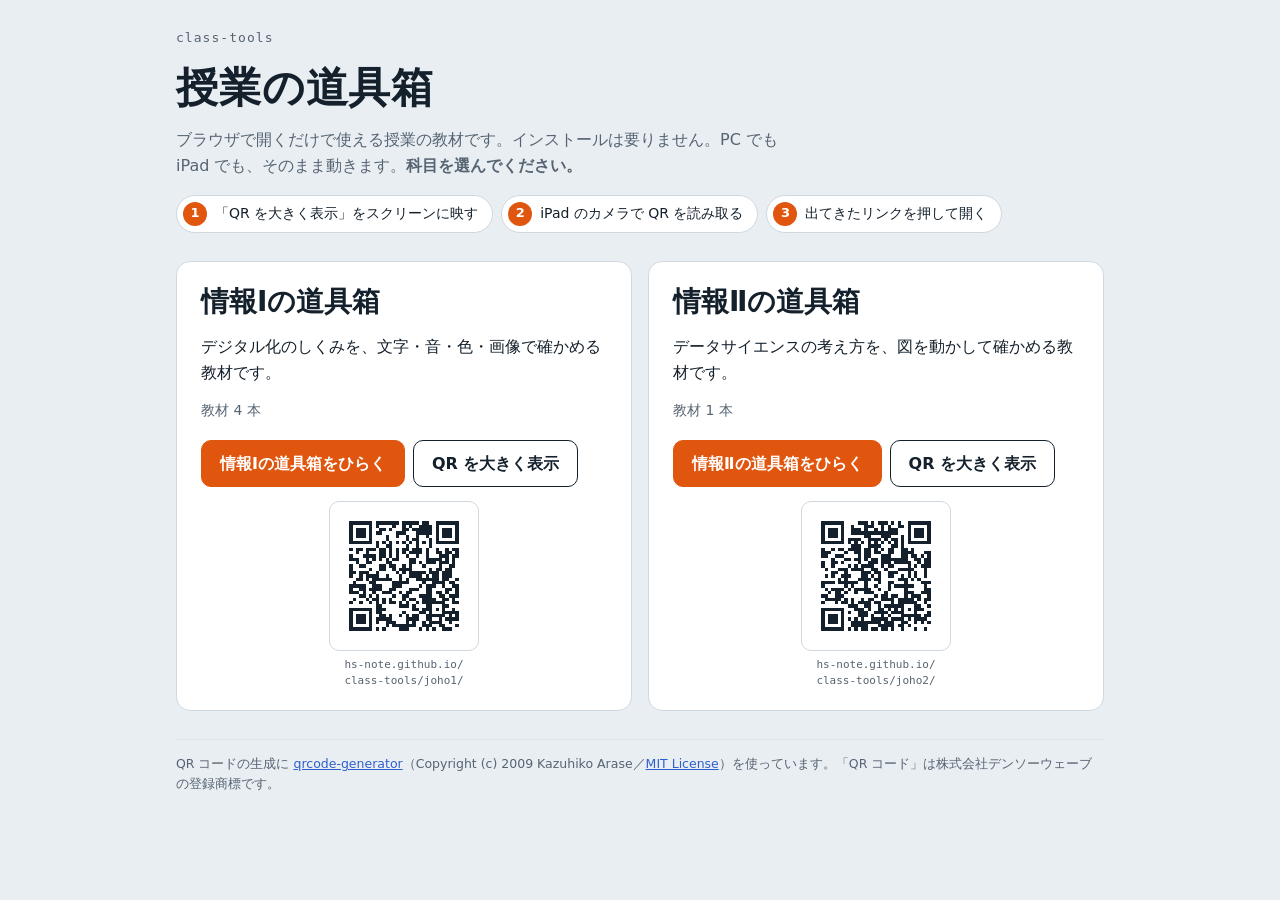
<file: index.html>
<!doctype html>
<html lang="ja">
<head>
<meta charset="utf-8">
<meta name="viewport" content="width=device-width, initial-scale=1, viewport-fit=cover">
<title>授業の道具箱</title>
<meta name="description" content="ブラウザで開くだけで使える授業の教材。インストール不要で、PCでもiPadでも使えます。">
<link rel="stylesheet" href="lib/toolbox.css">
</head>
<body data-page="home">
<div class="wrap">
  <header class="masthead">
    <p class="eyebrow">class-tools</p>
    <h1>授業の道具箱</h1>
    <p class="lead">ブラウザで開くだけで使える授業の教材です。インストールは要りません。PC でも iPad でも、そのまま動きます。<strong>科目を選んでください。</strong></p>
    <ol class="howto" aria-label="iPadで開く手順">
      <li><span class="n">1</span>「QR を大きく表示」をスクリーンに映す</li>
      <li><span class="n">2</span>iPad のカメラで QR を読み取る</li>
      <li><span class="n">3</span>出てきたリンクを押して開く</li>
    </ol>
  </header>

  <main class="subjects" id="list" aria-label="科目の一覧">
    <noscript>
      <p><a href="joho1/">情報Ⅰの道具箱</a></p>
      <p><a href="joho2/">情報Ⅱの道具箱</a></p>
    </noscript>
  </main>

  <footer>
    QR コードの生成に <a href="https://github.com/kazuhikoarase/qrcode-generator">qrcode-generator</a>（Copyright (c) 2009 Kazuhiko Arase／<a href="lib/qrcode-generator/LICENSE">MIT License</a>）を使っています。「QR コード」は株式会社デンソーウェーブの登録商標です。
  </footer>
</div>

<div class="overlay" id="overlay" role="dialog" aria-modal="true" aria-labelledby="bigTitle" hidden>
  <button type="button" class="btn close" id="closeBig">閉じる</button>
  <div class="big">
    <p class="tag" id="bigTag"></p>
    <h2 id="bigTitle"></h2>
    <div class="qr-img" id="bigQr"></div>
    <p class="url" id="bigUrl"></p>
  </div>
</div>

<script src="lib/qrcode-generator/qrcode.js"></script>
<script src="lib/toolbox.js"></script>
</body>
</html>
</file>
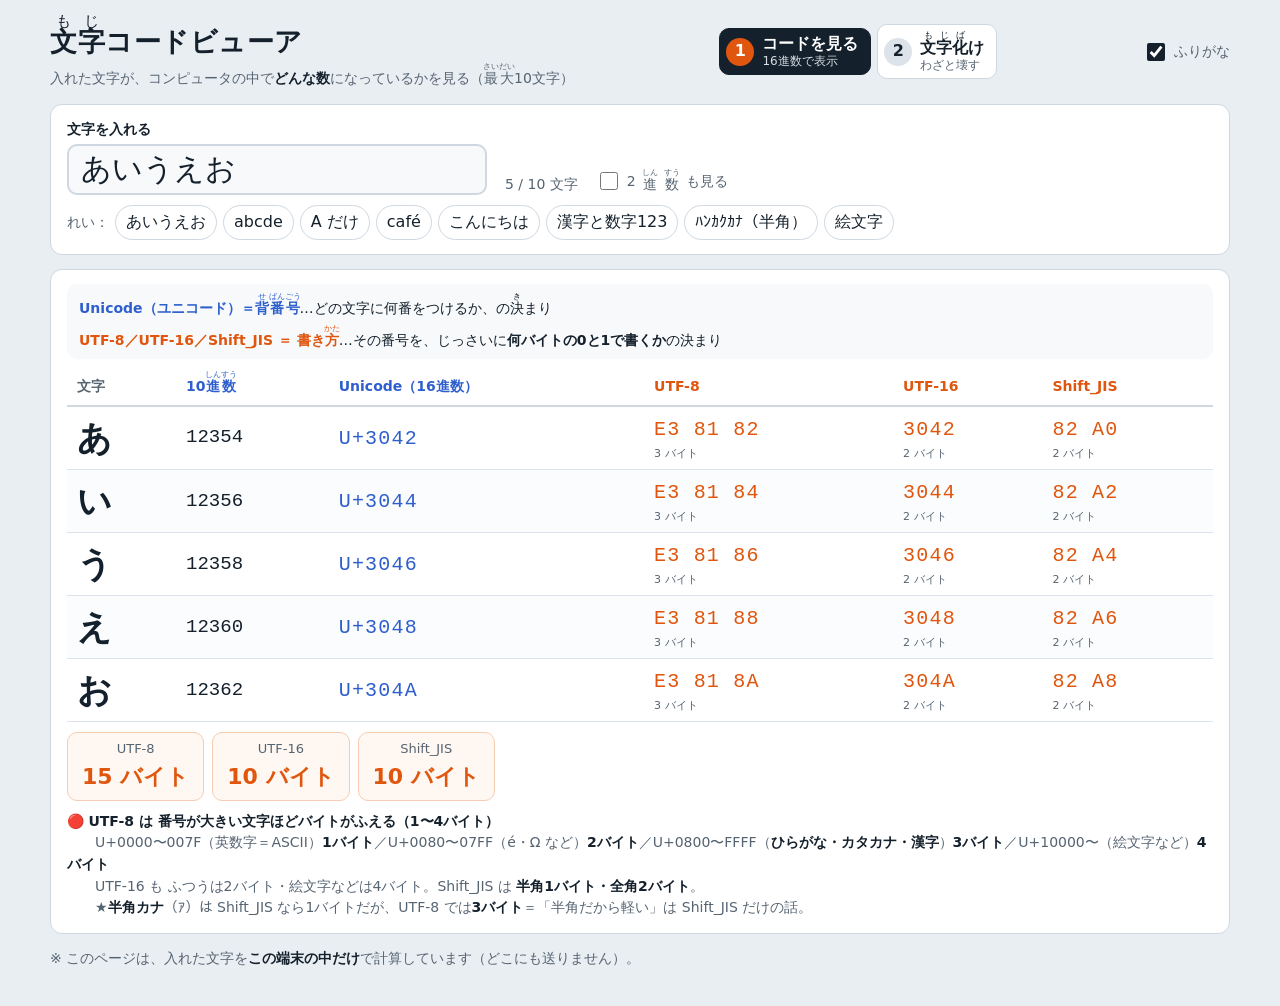
<file: charcode/index.html>
<!doctype html>
<html lang="ja">
<head>
<meta charset="utf-8">
<meta name="viewport" content="width=device-width, initial-scale=1">
<title>文字コードビューア</title>
<style>
:root{
  color-scheme: light;
  --ground:#E9EEF3;
  --panel:#FFFFFF;
  --plot:#F7F9FB;
  --chip:#FFF7F1;
  --ink:#14202B;
  --muted:#566472;
  --rule:#CFD8E1;
  --grid:#DCE3EA;
  --num:#2E5FCC;         /* 番号（Unicode）＝青 */
  --num-soft:#A9BEEB;
  --way:#E0560E;         /* 書き方（UTF-8など）＝オレンジ */
  --way-soft:#F6CDB3;
  --ng:#B42318;
  --focus:#1B4FB8;
  --font:"BIZ UDPGothic","Hiragino Sans","Hiragino Kaku Gothic ProN","Yu Gothic UI","Meiryo",system-ui,sans-serif;
  --mono:"BIZ UDGothic","Consolas","Menlo",ui-monospace,monospace;
}
*{box-sizing:border-box}
[hidden]{display:none!important}
html{background:var(--ground)}
body{margin:0;background:var(--ground);color:var(--ink);font-family:var(--font);font-size:16px;line-height:1.55;padding-inline:16px;padding-block:14px 36px;-webkit-text-size-adjust:100%}
.wrap{max-width:1180px;margin-inline:auto;display:grid;gap:14px}
h1,h2{margin:0;line-height:1.3;text-wrap:balance}
h1{font-size:clamp(20px,2.1vw,28px);letter-spacing:.02em}
h2{font-size:17px}
p{margin:0}
rt{font-size:.55em;font-weight:400;letter-spacing:0}
.no-rt rt{display:none}
button{font:inherit;color:inherit}
:focus-visible{outline:3px solid var(--focus);outline-offset:2px}

/* 上の帯 */
.top{display:flex;flex-wrap:wrap;align-items:center;justify-content:space-between;gap:10px 20px}
.name{display:grid;gap:2px}
.sub{color:var(--muted);font-size:14px}
.sub b{color:var(--ink)}
.steps{display:flex;flex-wrap:wrap;align-items:center;gap:6px}
.step{display:flex;align-items:center;gap:8px;padding:5px 12px 5px 6px;border:1.5px solid var(--rule);border-radius:10px;background:var(--panel);cursor:pointer;text-align:left}
.step:hover{border-color:var(--ink)}
.step .num{display:grid;place-items:center;flex:none;width:28px;height:28px;border-radius:50%;background:var(--grid);font-weight:700;font-variant-numeric:tabular-nums}
.step .lbl{display:grid;line-height:1.25;font-weight:700}
.step small{font-size:12px;font-weight:400;color:var(--muted)}
.step[aria-pressed="true"]{border-color:var(--ink);background:var(--ink);color:#fff}
.step[aria-pressed="true"] .num{background:var(--way);color:#fff}
.step[aria-pressed="true"] small{color:#D5DDE5}
.furi{display:flex;align-items:center;gap:6px;font-size:14px;color:var(--muted);cursor:pointer}
.furi input{width:18px;height:18px;accent-color:var(--ink)}

.card{background:var(--panel);border:1px solid var(--rule);border-radius:12px;padding:14px 16px;display:grid;gap:10px}

/* 入力 */
.inrow{display:flex;flex-wrap:wrap;align-items:flex-end;gap:10px 18px}
.field{display:grid;gap:4px}
.field label{font-size:14px;font-weight:700}
#text{font-family:var(--font);font-size:clamp(22px,2.6vw,30px);padding:6px 12px;width:min(420px,72vw);border:2px solid var(--rule);border-radius:10px;background:var(--plot);color:var(--ink)}
#text:focus{border-color:var(--focus);outline:none}
.count{font-size:14px;color:var(--muted);font-variant-numeric:tabular-nums}
.count.full{color:var(--way);font-weight:700}
.samples{display:flex;flex-wrap:wrap;gap:6px}
.samples .lb{font-size:14px;color:var(--muted);align-self:center}
.samp{padding:4px 10px;border:1.5px solid var(--rule);border-radius:999px;background:var(--panel);cursor:pointer}
.samp:hover{border-color:var(--ink)}
.opt{display:flex;align-items:center;gap:6px;font-size:14px;color:var(--muted);cursor:pointer}
.opt input{width:18px;height:18px;accent-color:var(--way)}

/* 見かた */
.legend{display:grid;gap:4px;background:var(--plot);border-radius:10px;padding:8px 12px;font-size:14px}
.legend b.n{color:var(--num)}
.legend b.w{color:var(--way)}

/* 表 */
.tablewrap{overflow-x:auto}
table{border-collapse:collapse;width:100%;min-width:680px}
th,td{border-bottom:1px solid var(--grid);padding:7px 10px;text-align:left;vertical-align:middle}
thead th{font-size:14px;color:var(--muted);border-bottom:2px solid var(--rule);white-space:nowrap}
thead th.n{color:var(--num)}
thead th.w{color:var(--way)}
td.ch{font-size:clamp(26px,3vw,34px);font-weight:700;line-height:1.1;white-space:nowrap}
td.ch .badge{display:block;font-size:11px;font-weight:400;color:var(--muted);letter-spacing:.02em}
.hex{font-family:var(--mono);font-size:clamp(15px,1.7vw,20px);letter-spacing:.06em;white-space:nowrap}
.hex.n{color:var(--num)}
.hex.w{color:var(--way)}
.dec{font-family:var(--mono);font-size:clamp(15px,1.7vw,19px);font-variant-numeric:tabular-nums}
.bin{display:block;font-family:var(--mono);font-size:12px;color:var(--muted);letter-spacing:.04em;white-space:nowrap}
.bytes{display:block;font-size:11px;color:var(--muted)}
.ng{color:var(--ng);font-weight:700}
tbody tr:nth-child(even){background:#FBFCFD}
.empty{color:var(--muted);padding:10px 0}

/* 合計 */
.sums{display:flex;flex-wrap:wrap;gap:8px}
.sum{display:grid;justify-items:center;min-width:132px;padding:6px 14px;border:1px solid var(--way-soft);background:var(--chip);border-radius:10px}
.sum .k{font-size:13px;color:var(--muted)}
.sum .v{font-size:22px;font-weight:700;font-variant-numeric:tabular-nums;color:var(--way)}
.note{font-size:14px;color:var(--muted)}
.note b{color:var(--ink)}

/* 文字化け */
.broke{display:grid;gap:12px}
.flow{display:grid;gap:6px;background:var(--plot);border:1px solid var(--rule);border-radius:10px;padding:10px 12px}
.flow .k{font-size:14px;font-weight:700}
.flow .stream{font-family:var(--mono);font-size:14px;color:var(--muted);word-break:break-all}
.flow .out{font-size:clamp(20px,2.4vw,28px);font-weight:700;word-break:break-all;min-height:1.4em}
.flow .out.bad{color:var(--ng)}
.arrow{color:var(--muted);font-size:14px}
</style>
</head>
<body>

<main class="wrap">
  <header class="top">
    <div class="name">
      <h1><ruby>文<rt>も</rt></ruby><ruby>字<rt>じ</rt></ruby>コードビューア</h1>
      <p class="sub">入れた文字が、コンピュータの中で<b>どんな数</b>になっているかを見る（<ruby>最<rt>さい</rt></ruby><ruby>大<rt>だい</rt></ruby>10文字）</p>
    </div>
    <nav class="steps" aria-label="ページ">
      <button type="button" class="step" data-tab="1" aria-pressed="true"><span class="num">1</span><span class="lbl">コードを見る<small>16進数で表示</small></span></button>
      <button type="button" class="step" data-tab="2" aria-pressed="false"><span class="num">2</span><span class="lbl"><span><ruby>文<rt>も</rt></ruby><ruby>字<rt>じ</rt></ruby><ruby>化<rt>ば</rt></ruby>け</span><small>わざと壊す</small></span></button>
    </nav>
    <label class="furi"><input type="checkbox" id="furigana" checked>ふりがな</label>
  </header>

  <!-- 入力 -->
  <section class="card" aria-label="入力">
    <div class="inrow">
      <div class="field">
        <label for="text">文字を入れる</label>
        <input id="text" type="text" autocomplete="off" autocapitalize="off" spellcheck="false" value="あいうえお" aria-describedby="count">
      </div>
      <p class="count" id="count"></p>
      <label class="opt"><input type="checkbox" id="bin">2<ruby>進<rt>しん</rt></ruby><ruby>数<rt>すう</rt></ruby>も見る</label>
    </div>
    <div class="samples">
      <span class="lb">れい：</span>
      <button type="button" class="samp" data-s="あいうえお">あいうえお</button>
      <button type="button" class="samp" data-s="abcde">abcde</button>
      <button type="button" class="samp" data-s="A">A だけ</button>
      <button type="button" class="samp" data-s="café">café</button>
      <button type="button" class="samp" data-s="こんにちは">こんにちは</button>
      <button type="button" class="samp" data-s="漢字と数字123">漢字と数字123</button>
      <button type="button" class="samp" data-s="ﾊﾝｶｸｶﾅ">ﾊﾝｶｸｶﾅ（半角）</button>
      <button type="button" class="samp" data-s="😀🍙">絵文字</button>
    </div>
  </section>

  <!-- 1ページ：表 -->
  <section class="card" id="tab1" aria-label="文字コードの表">
    <div class="legend">
      <p><b class="n">Unicode（ユニコード）＝<ruby>背<rt>せ</rt></ruby><ruby>番<rt>ばん</rt></ruby><ruby>号<rt>ごう</rt></ruby></b>…どの文字に何番をつけるか、の<ruby>決<rt>き</rt></ruby>まり</p>
      <p><b class="w">UTF-8／UTF-16／Shift_JIS ＝ 書き<ruby>方<rt>かた</rt></ruby></b>…その番号を、じっさいに<b>何バイトの0と1で書くか</b>の決まり</p>
    </div>
    <div class="tablewrap">
      <table>
        <thead>
          <tr>
            <th>文字</th>
            <th class="n">10<ruby>進<rt>しん</rt></ruby><ruby>数<rt>すう</rt></ruby></th>
            <th class="n">Unicode（16進数）</th>
            <th class="w">UTF-8</th>
            <th class="w">UTF-16</th>
            <th class="w">Shift_JIS</th>
          </tr>
        </thead>
        <tbody id="rows"></tbody>
      </table>
    </div>
    <div class="sums" id="sums"></div>
    <p class="note" id="sumNote"></p>
  </section>

  <!-- 2ページ：文字化け -->
  <section class="card broke" id="tab2" aria-label="文字化け" hidden>
    <p class="note">同じ<b>0と1の列</b>でも、<b>書いたときの決まり</b>と<b>読むときの決まり</b>がちがうと、別の文字になってしまう。これが<b>文字化け</b>。</p>

    <div class="flow">
      <p class="k">① <b class="hex w">UTF-8</b> で書いた列を、<b class="hex w">Shift_JIS</b> として読むと</p>
      <p class="stream" id="b1bytes"></p>
      <p class="arrow">↓ Shift_JIS のつもりで読む</p>
      <p class="out bad" id="b1out"></p>
    </div>

    <div class="flow">
      <p class="k">② <b class="hex w">Shift_JIS</b> で書いた列を、<b class="hex w">UTF-8</b> として読むと</p>
      <p class="stream" id="b2bytes"></p>
      <p class="arrow">↓ UTF-8 のつもりで読む</p>
      <p class="out bad" id="b2out"></p>
      <p class="note" id="b2note"></p>
    </div>

    <p class="note">🔴 <b>「�」</b>や<b>「?」</b>が出るのは、<b>読み方の決まりに合う組み合わせが無かった</b>とき。つまり<b>読めなかった印</b>。</p>
  </section>

  <p class="note">※ このページは、入れた文字を<b>この端末の中だけ</b>で計算しています（どこにも送りません）。</p>
</main>

<script>
'use strict';
const $ = id => document.getElementById(id);
const LIMIT = 10;
const enc = new TextEncoder();

/* ---- Shift_JIS の対応表を、ブラウザの読み取り機能から逆引きで作る ---- */
let SJIS = null;         // Map: 文字 -> [バイト...]
let sjisOk = false;
function buildSjis(){
  let dec;
  try { dec = new TextDecoder('shift_jis', { fatal: true }); }
  catch (e) { return null; }
  const map = new Map();
  const put = (s, bytes) => { if (s && s.length && !map.has(s)) map.set(s, bytes); };
  const isLead = b => (b >= 0x81 && b <= 0x9F) || (b >= 0xE0 && b <= 0xFC);
  const one = new Uint8Array(1);
  for (let b = 0; b <= 0xFF; b++){
    if (isLead(b)) continue;
    one[0] = b;
    try { put(dec.decode(one), [b]); } catch (e) {}
  }
  const two = new Uint8Array(2);
  for (let l = 0x81; l <= 0xFC; l++){
    if (!isLead(l)) continue;
    two[0] = l;
    for (let t = 0x40; t <= 0xFC; t++){
      two[1] = t;
      try { put(dec.decode(two), [l, t]); } catch (e) {}
    }
  }
  return map;
}

/* ---- 小道具 ---- */
const hex = (n, w) => n.toString(16).toUpperCase().padStart(w, '0');
const hexBytes = bytes => Array.from(bytes, b => hex(b, 2)).join(' ');
const binBytes = bytes => Array.from(bytes, b => b.toString(2).padStart(8, '0')).join(' ');
const utf16Units = ch => { const u = []; for (let i = 0; i < ch.length; i++) u.push(ch.charCodeAt(i)); return u; };

/* 表示用の文字（空白は見えるようにする） */
function shown(ch){
  if (ch === ' ')      return { t: '␣', b: '半角スペース' };
  if (ch === '　') return { t: '␣', b: '全角スペース' };
  if (ch === '\t')     return { t: '→', b: 'タブ' };
  return { t: ch, b: '' };
}

function charsOf(s){ return Array.from(s).slice(0, LIMIT); }

/* ---- 表を書く ---- */
function render(){
  const raw = $('text').value;
  const all = Array.from(raw);
  const chars = all.slice(0, LIMIT);
  const showBin = $('bin').checked;

  const c = $('count');
  c.textContent = `${all.length} / ${LIMIT} 文字`;
  c.classList.toggle('full', all.length >= LIMIT);

  const tb = $('rows');
  tb.textContent = '';
  if (!chars.length){
    const tr = document.createElement('tr');
    const td = document.createElement('td');
    td.colSpan = 6; td.className = 'empty'; td.textContent = '文字を入れると、ここに出ます。';
    tr.appendChild(td); tb.appendChild(tr);
  }

  let n8 = 0, n16 = 0, nSj = 0, sjisMissing = 0;

  for (const ch of chars){
    const cp = ch.codePointAt(0);
    const u8 = enc.encode(ch);
    const units = utf16Units(ch);
    const sj = SJIS ? SJIS.get(ch) : null;
    n8 += u8.length;
    n16 += units.length * 2;
    if (sj) nSj += sj.length; else sjisMissing++;

    const tr = document.createElement('tr');

    // 文字
    const sh = shown(ch);
    const badges = [];
    if (sh.b) badges.push(sh.b);
    if (cp < 0x80) badges.push('ASCII の範囲');
    if (cp > 0xFFFF) badges.push('UTF-16 は2つ組');
    const td0 = document.createElement('td');
    td0.className = 'ch';
    td0.append(document.createTextNode(sh.t));
    if (badges.length){
      const sp = document.createElement('span');
      sp.className = 'badge'; sp.textContent = badges.join('・');
      td0.appendChild(sp);
    }
    tr.appendChild(td0);

    // 10進数
    const td1 = document.createElement('td');
    td1.className = 'dec'; td1.textContent = String(cp);
    tr.appendChild(td1);

    // Unicode
    const td2 = document.createElement('td');
    td2.className = 'hex n'; td2.textContent = 'U+' + hex(cp, 4);
    tr.appendChild(td2);

    // UTF-8
    const td3 = document.createElement('td');
    const s3 = document.createElement('span');
    s3.className = 'hex w'; s3.textContent = hexBytes(u8);
    td3.appendChild(s3);
    const b3 = document.createElement('span');
    b3.className = 'bytes'; b3.textContent = `${u8.length} バイト`;
    td3.appendChild(b3);
    if (showBin){
      const bn = document.createElement('span');
      bn.className = 'bin'; bn.textContent = binBytes(u8);
      td3.appendChild(bn);
    }
    tr.appendChild(td3);

    // UTF-16
    const td4 = document.createElement('td');
    const s4 = document.createElement('span');
    s4.className = 'hex w'; s4.textContent = units.map(u => hex(u, 4)).join(' ');
    td4.appendChild(s4);
    const b4 = document.createElement('span');
    b4.className = 'bytes'; b4.textContent = `${units.length * 2} バイト`;
    td4.appendChild(b4);
    tr.appendChild(td4);

    // Shift_JIS
    const td5 = document.createElement('td');
    if (!sjisOk){
      td5.innerHTML = '<span class="bytes">このブラウザでは表示できません</span>';
    } else if (sj){
      const s5 = document.createElement('span');
      s5.className = 'hex w'; s5.textContent = hexBytes(sj);
      td5.appendChild(s5);
      const b5 = document.createElement('span');
      b5.className = 'bytes'; b5.textContent = `${sj.length} バイト`;
      td5.appendChild(b5);
    } else {
      const s5 = document.createElement('span');
      s5.className = 'hex ng'; s5.textContent = '×';
      td5.appendChild(s5);
      const b5 = document.createElement('span');
      b5.className = 'bytes'; b5.textContent = 'この表に無い文字';
      td5.appendChild(b5);
    }
    tr.appendChild(td5);

    tb.appendChild(tr);
  }

  // 合計
  const sums = $('sums');
  sums.textContent = '';
  if (chars.length){
    const items = [
      ['UTF-8', `${n8} バイト`],
      ['UTF-16', `${n16} バイト`],
      ['Shift_JIS', sjisOk ? (sjisMissing ? `${nSj} バイト＋×${sjisMissing}` : `${nSj} バイト`) : '—']
    ];
    for (const [k, v] of items){
      const d = document.createElement('div');
      d.className = 'sum';
      d.innerHTML = `<span class="k"></span><span class="v"></span>`;
      d.firstChild.textContent = k;
      d.lastChild.textContent = v;
      sums.appendChild(d);
    }
  }
  $('sumNote').innerHTML = chars.length
    ? '🔴 <b>UTF-8 は 番号が大きい文字ほどバイトがふえる（1〜4バイト）</b>'
      + '<br>　　U+0000〜007F（英数字＝ASCII）<b>1バイト</b>／U+0080〜07FF（é・Ω など）<b>2バイト</b>／'
      + 'U+0800〜FFFF（<b>ひらがな・カタカナ・漢字</b>）<b>3バイト</b>／U+10000〜（絵文字など）<b>4バイト</b>'
      + '<br>　　UTF-16 も ふつうは2バイト・絵文字などは4バイト。Shift_JIS は <b>半角1バイト・全角2バイト</b>。'
      + '<br>　　★<b>半角カナ</b>（ｱ）は Shift_JIS なら1バイトだが、UTF-8 では<b>3バイト</b>＝「半角だから軽い」は Shift_JIS だけの話。'
    : '';

  renderBroken(chars, sjisMissing);
}

/* ---- 文字化けのページ ---- */
function renderBroken(chars, sjisMissing){
  const s = chars.join('');
  const u8 = enc.encode(s);
  $('b1bytes').textContent = u8.length ? hexBytes(u8) : '';
  let out1 = '';
  if (u8.length && sjisOk){
    try { out1 = new TextDecoder('shift_jis').decode(u8); } catch (e) { out1 = ''; }
  }
  $('b1out').textContent = out1;

  // Shift_JIS のバイト列（表に無い文字は飛ばす）
  const bytes = [];
  for (const ch of chars){ const sj = SJIS ? SJIS.get(ch) : null; if (sj) bytes.push(...sj); }
  const sjArr = new Uint8Array(bytes);
  $('b2bytes').textContent = sjArr.length ? hexBytes(sjArr) : '';
  let out2 = '';
  if (sjArr.length){
    try { out2 = new TextDecoder('utf-8').decode(sjArr); } catch (e) { out2 = ''; }
  }
  $('b2out').textContent = out2;
  $('b2note').textContent = !sjisOk
    ? '※ このブラウザは Shift_JIS に対応していないため、②は出せません。'
    : (sjisMissing ? `※ Shift_JIS の表に無い文字（絵文字など）${sjisMissing} 字は、この行から外しています。` : '');
}

/* ---- 操作 ---- */
function clamp(){
  const el = $('text');
  const a = Array.from(el.value);
  if (a.length > LIMIT){ el.value = a.slice(0, LIMIT).join(''); }
}
$('text').addEventListener('input', e => { if (!e.isComposing) clamp(); render(); });
$('text').addEventListener('compositionend', () => { clamp(); render(); });
$('text').addEventListener('change', () => { clamp(); render(); });
$('bin').addEventListener('change', render);
for (const b of document.querySelectorAll('.samp')){
  b.addEventListener('click', () => { $('text').value = b.dataset.s; clamp(); render(); $('text').focus(); });
}
for (const b of document.querySelectorAll('.step')){
  b.addEventListener('click', () => {
    const t = b.dataset.tab;
    for (const o of document.querySelectorAll('.step')) o.setAttribute('aria-pressed', String(o === b));
    $('tab1').hidden = (t !== '1');
    $('tab2').hidden = (t !== '2');
  });
}
$('furigana').addEventListener('change', e => { document.body.classList.toggle('no-rt', !e.target.checked); });

SJIS = buildSjis();
sjisOk = !!SJIS;
render();
</script>
</body>
</html>
</file>
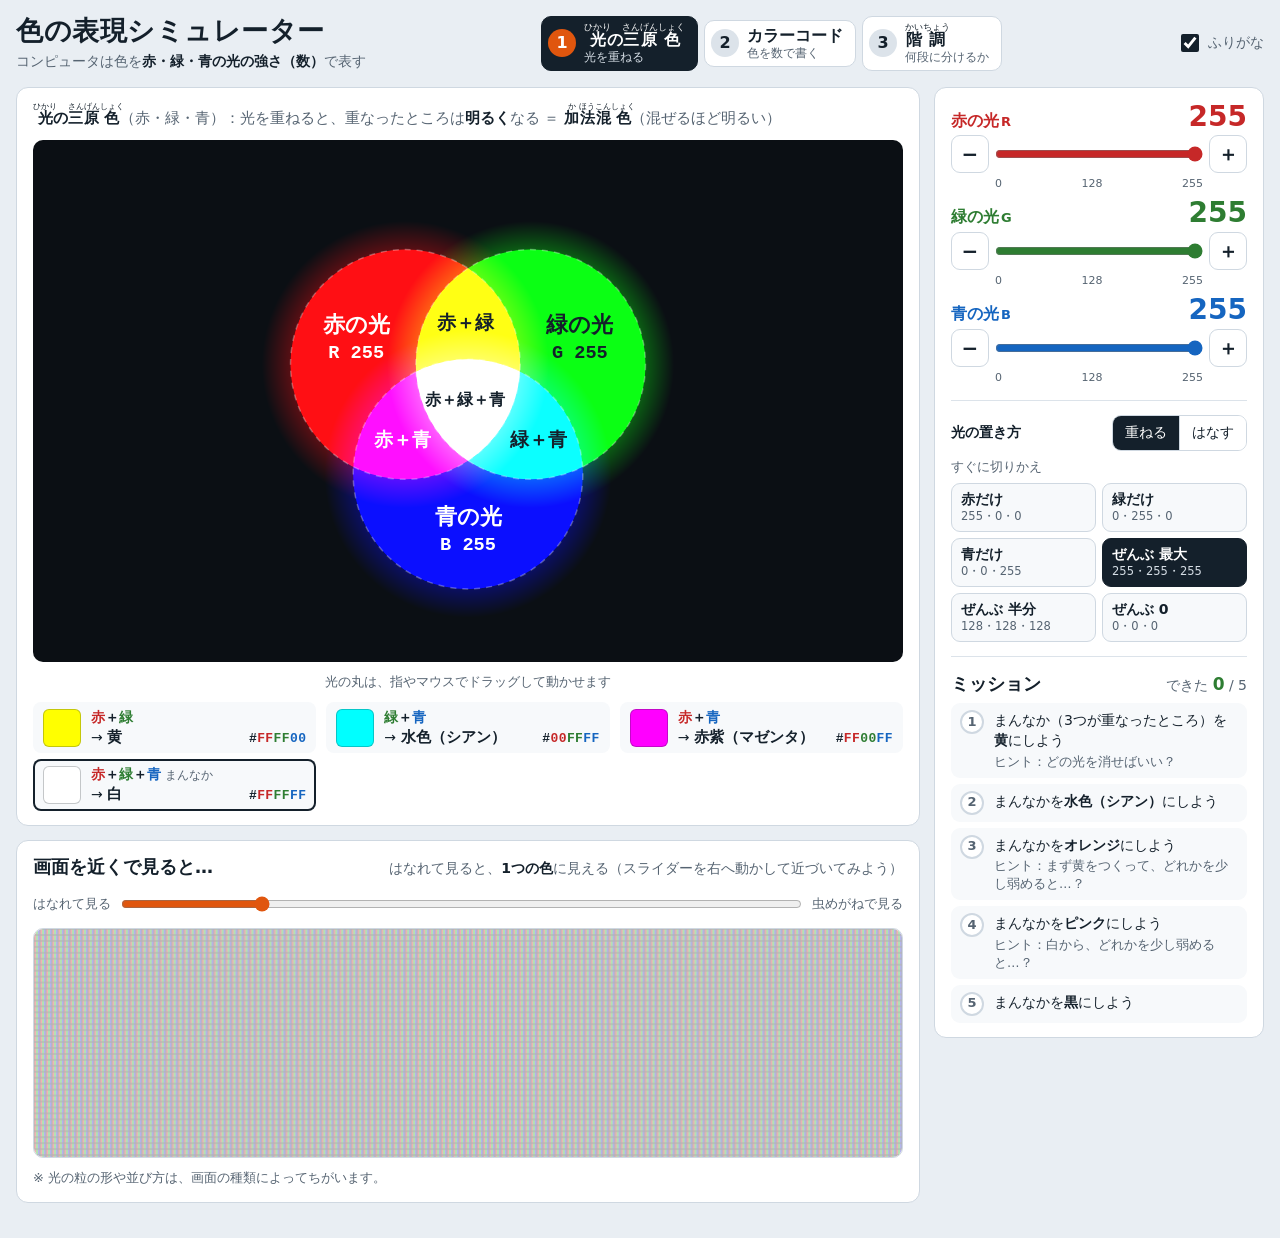
<file: color/index.html>
<!doctype html>
<html lang="ja">
<head>
<meta charset="utf-8">
<meta name="viewport" content="width=device-width, initial-scale=1">
<title>色の表現シミュレーター</title>
<style>
:root{
  color-scheme: light;
  --ground:#E9EEF3;
  --panel:#FFFFFF;
  --plot:#F7F9FB;
  --chip:#FFF7F1;
  --ink:#14202B;
  --muted:#566472;
  --rule:#CFD8E1;
  --grid:#DCE3EA;
  --analog-soft:#A9BEEB;
  --digital:#E0560E;
  --digital-soft:#F6CDB3;
  --red:#C62828;
  --green:#2E7D32;
  --blue:#1565C0;
  --ok:#2E7D32;
  --ok-soft:#E4F1E4;
  --night:#0B0F14;
  --focus:#1B4FB8;
  --font:"BIZ UDPGothic","Hiragino Sans","Hiragino Kaku Gothic ProN","Yu Gothic UI","Meiryo",system-ui,sans-serif;
  --mono:"BIZ UDGothic","Consolas","Menlo",ui-monospace,monospace;
}
*{box-sizing:border-box}
[hidden]{display:none!important}
html{background:var(--ground)}
body{margin:0;background:var(--ground);color:var(--ink);font-family:var(--font);font-size:16px;line-height:1.55;padding-inline:16px;padding-block:14px 36px;-webkit-text-size-adjust:100%}
.wrap{max-width:1480px;margin-inline:auto;display:grid;gap:14px}
h1,h2{margin:0;line-height:1.3;text-wrap:balance}
h1{font-size:clamp(20px,2.1vw,28px);letter-spacing:.02em}
h2{font-size:18px}
p{margin:0}
rt{font-size:.55em;font-weight:400;letter-spacing:0}
.no-rt rt{display:none}
button{font:inherit;color:inherit}
:focus-visible{outline:3px solid var(--focus);outline-offset:2px}
.vh{position:absolute;width:1px;height:1px;overflow:hidden;clip:rect(0 0 0 0);white-space:nowrap}

/* 上の帯 */
.top{display:flex;flex-wrap:wrap;align-items:center;justify-content:space-between;gap:10px 20px}
.name{display:grid;gap:2px}
.sub{color:var(--muted);font-size:14px}
.sub b{color:var(--ink)}
.steps{display:flex;flex-wrap:wrap;align-items:center;gap:6px}
.step{display:flex;align-items:center;gap:8px;padding:5px 12px 5px 6px;border:1.5px solid var(--rule);border-radius:10px;background:var(--panel);cursor:pointer;text-align:left}
.step:hover{border-color:var(--ink)}
.step .num{display:grid;place-items:center;flex:none;width:28px;height:28px;border-radius:50%;background:var(--grid);font-weight:700;font-variant-numeric:tabular-nums}
.step .lbl{display:grid;line-height:1.25;font-weight:700}
.step small{font-size:12px;font-weight:400;color:var(--muted)}
.step[aria-pressed="true"]{border-color:var(--ink);background:var(--ink);color:#fff}
.step[aria-pressed="true"] .num{background:var(--digital);color:#fff}
.step[aria-pressed="true"] small{color:#D5DDE5}
.furi{display:flex;align-items:center;gap:6px;font-size:14px;color:var(--muted);cursor:pointer}
.furi input{width:18px;height:18px;accent-color:var(--ink)}

/* 本体 */
.main{display:grid;grid-template-columns:minmax(0,1fr) 330px;grid-template-areas:"stage side" "below side";gap:14px;align-items:start}
.card{background:var(--panel);border:1px solid var(--rule);border-radius:12px;padding:14px 16px}
.stage{grid-area:stage}
.controls{grid-area:side;display:grid;gap:14px}
.below{grid-area:below}
.view{display:grid;gap:10px}
.cap{font-size:15px;color:var(--muted)}
.cap b{color:var(--ink)}
.canvas-box{width:100%}
canvas{display:block;margin-inline:auto;max-width:100%}
.tap{font-size:13px;color:var(--muted);text-align:center}
.note{font-size:14px;color:var(--muted)}
.note b{color:var(--ink);font-variant-numeric:tabular-nums}
.caution{font-size:13px;color:var(--muted)}
.nw{white-space:nowrap}
.r{color:var(--red)}
.g{color:var(--green)}
.b{color:var(--blue)}

/* 設定 */
.ctl{display:grid;gap:6px}
.sep{border-top:1px solid var(--grid);padding-top:14px}
.ctl-head{display:flex;align-items:baseline;justify-content:space-between;gap:8px}
.ctl-name{font-weight:700}
.ctl-name small{font-size:13px;margin-left:2px}
.big{font-size:28px;font-weight:700;font-variant-numeric:tabular-nums;color:var(--digital);line-height:1.1;white-space:nowrap}
.big small{font-size:15px;margin-inline:2px}
.big.r{color:var(--red)}
.big.g{color:var(--green)}
.big.b{color:var(--blue)}
input[type=range]{flex:1;width:100%;min-width:0;height:28px;margin:0;accent-color:var(--digital);cursor:pointer}
input.sr.r{accent-color:var(--red)}
input.sr.g{accent-color:var(--green)}
input.sr.b{accent-color:var(--blue)}
.ticks{display:flex;justify-content:space-between;font-size:11px;color:var(--muted);font-variant-numeric:tabular-nums;padding-inline:2px}
.chs{display:grid;gap:2px}
.chs + .chs{margin-top:6px}
.srow{display:flex;align-items:center;gap:6px}
.srow + .ticks{padding-inline:44px}
.nudge{flex:none;width:38px;height:38px;border:1.5px solid var(--rule);background:var(--panel);border-radius:9px;font-size:20px;font-weight:700;line-height:1;cursor:pointer;touch-action:manipulation;user-select:none;-webkit-user-select:none}
.nudge:hover{border-color:var(--ink)}
.row{display:flex;flex-wrap:wrap;align-items:center;justify-content:space-between;gap:6px 10px}
.row > span,.row > label{font-size:14px;font-weight:700}
.seg{display:inline-flex;flex-wrap:wrap;border:1.5px solid var(--rule);border-radius:9px;overflow:hidden}
.seg button{border:0;background:var(--panel);padding:6px 12px;cursor:pointer;font-size:14px}
.seg button + button{border-left:1.5px solid var(--rule)}
.seg button[aria-pressed="true"]{background:var(--ink);color:#fff}
.check{display:flex;align-items:center;gap:8px;font-size:14px;cursor:pointer}
.check input{width:18px;height:18px;accent-color:var(--digital)}
.presets{display:grid;gap:6px}
.presets > span{font-size:13px;color:var(--muted)}
.preset-grid{display:grid;grid-template-columns:1fr 1fr;gap:6px}
.pbtn{display:grid;gap:1px;border:1.5px solid var(--rule);background:var(--plot);border-radius:9px;padding:7px 9px;cursor:pointer;text-align:left;line-height:1.25}
.pbtn:hover{border-color:var(--ink)}
.pbtn b{font-size:14px}
.pbtn small{font-size:11.5px;color:var(--muted);font-variant-numeric:tabular-nums}
.pbtn[aria-pressed="true"]{border-color:var(--ink);background:var(--ink);color:#fff}
.pbtn[aria-pressed="true"] small{color:#D5DDE5}
.btn{display:inline-flex;align-items:center;justify-content:center;border:1.5px solid var(--ink);background:var(--panel);border-radius:10px;padding:8px 14px;font-weight:700;cursor:pointer}
.btn.primary{background:var(--digital);border-color:var(--digital);color:#fff}
.btns{display:flex;flex-wrap:wrap;gap:8px}

/* 1 光の三原色 */
#cvL{border-radius:10px;touch-action:none;cursor:grab}
#cvL.dragging{cursor:grabbing}
.mixlist{display:grid;grid-template-columns:repeat(auto-fit,minmax(220px,1fr));gap:6px 10px}
.mix{display:flex;align-items:center;gap:10px;font-size:14px;background:var(--plot);border-radius:8px;padding:6px 10px}
.mix .sw{flex:none;width:38px;height:38px;border-radius:6px;border:1px solid rgba(20,32,43,.25)}
.mix .mt{display:grid;flex:1;min-width:0;line-height:1.35}
.mix .l2{display:flex;flex-wrap:wrap;align-items:baseline;justify-content:space-between;gap:0 8px}
.mix .nm{font-weight:700;font-size:15px}
.mix small{color:var(--muted);font-size:12px}
.mix code{font-family:var(--mono);font-size:13px;font-weight:700;letter-spacing:.03em}
.mix.center{box-shadow:inset 0 0 0 2px var(--ink)}
.zoomhead{display:flex;flex-wrap:wrap;justify-content:space-between;align-items:baseline;gap:4px 12px}
.zoomrow{display:grid;grid-template-columns:auto minmax(0,1fr) auto;align-items:center;gap:10px;font-size:13px;color:var(--muted)}
#cvZ{border-radius:10px;border:1px solid var(--rule)}

/* 2 カラーコード */
.bigsw{display:grid;place-items:center;gap:6px;min-height:clamp(130px,24vh,230px);border-radius:12px;border:1px solid rgba(20,32,43,.2);padding:12px}
.hexbig{font-family:var(--mono);font-size:clamp(30px,5vw,58px);font-weight:700;letter-spacing:.05em;background:rgba(255,255,255,.92);border-radius:12px;padding:2px 18px;line-height:1.3}
.cname{font-size:14px;font-weight:700;background:rgba(255,255,255,.92);border-radius:8px;padding:2px 10px}
.chhead,.chrow{display:grid;grid-template-columns:4.4em 6em minmax(0,1fr) 9.4em;grid-template-areas:"nm dec bits hx";gap:6px 14px;align-items:center}
.chhead{font-size:12.5px;color:var(--muted);font-weight:700}
.chrow{padding-block:8px;border-top:1px solid var(--grid)}
.chname{grid-area:nm;font-weight:700;font-size:20px;line-height:1.15}
.chname small{display:block;font-size:12px}
.dec{grid-area:dec;display:grid;gap:1px}
.dec input{width:100%;font:inherit;font-size:22px;font-weight:700;padding:4px 8px;text-align:right;border:1.5px solid var(--rule);border-radius:8px;background:var(--panel);color:var(--ink);font-variant-numeric:tabular-nums}
.dec small,.hx small,.bsum{font-size:12px;color:var(--muted);font-variant-numeric:tabular-nums}
.bitwrap{grid-area:bits;display:grid;gap:2px}
.bits{display:grid;grid-template-columns:repeat(8,minmax(0,1fr));gap:4px}
.pv{font-size:11px;color:var(--muted);text-align:center;font-variant-numeric:tabular-nums}
.bit{height:40px;border:1.5px solid var(--rule);background:var(--panel);border-radius:7px;font-family:var(--mono);font-size:19px;font-weight:700;cursor:pointer;padding:0;touch-action:manipulation}
.bit:hover{border-color:var(--ink)}
.bit.r[aria-pressed="true"]{background:var(--red);border-color:var(--red);color:#fff}
.bit.g[aria-pressed="true"]{background:var(--green);border-color:var(--green);color:#fff}
.bit.b[aria-pressed="true"]{background:var(--blue);border-color:var(--blue);color:#fff}
.hx{grid-area:hx;display:grid;justify-items:start;gap:1px}
.hxv{font-family:var(--mono);font-size:30px;font-weight:700;letter-spacing:.05em;line-height:1.1}
.hx .pn{font-size:10.5px}
.codein{display:flex;gap:6px}
.codein input{flex:1;min-width:0;font-family:var(--mono);font-size:18px;font-weight:700;letter-spacing:.04em;padding:6px 10px;border:1.5px solid var(--rule);border-radius:8px;background:var(--panel);color:var(--ink)}
.err{color:var(--red);font-size:13px;min-height:1.2em}
.cbtn{display:flex;align-items:center;gap:8px;border:1.5px solid var(--rule);background:var(--plot);border-radius:9px;padding:6px 8px;cursor:pointer;text-align:left;line-height:1.2}
.cbtn:hover{border-color:var(--ink)}
.cbtn .sw{flex:none;width:26px;height:26px;border-radius:6px;border:1px solid rgba(20,32,43,.25)}
.cbtn b{display:block;font-family:var(--mono);font-size:13.5px}
.cbtn small{font-size:11.5px;color:var(--muted)}
.quiz{display:grid;gap:12px}
.qtop{display:flex;flex-wrap:wrap;align-items:center;justify-content:space-between;gap:8px 14px}
.qsliders{display:none}
.qpair{display:grid;grid-template-columns:1fr 1fr;gap:12px}
.qpair figure{margin:0;display:grid;gap:4px}
.qsw{height:clamp(90px,16vh,150px);border-radius:12px;border:1px solid rgba(20,32,43,.2)}
figcaption{font-size:14px;font-weight:700;text-align:center}
.qres{display:grid;gap:6px;background:var(--plot);border-radius:10px;padding:10px 12px}
.qres .sc{display:flex;flex-wrap:wrap;align-items:baseline;gap:4px 12px}
.score{font-size:34px;font-weight:700;color:var(--digital);font-variant-numeric:tabular-nums;line-height:1.1}
.hints{display:flex;flex-wrap:wrap;gap:4px 18px;font-size:15px;font-weight:700}
.qans{font-size:15px}
.qans code,.qcode{font-family:var(--mono);font-weight:700;letter-spacing:.04em}
.qcode{font-size:clamp(30px,5vw,48px);text-align:center;background:var(--plot);border-radius:12px;padding:6px}
.choices{display:grid;grid-template-columns:repeat(4,minmax(0,1fr));gap:12px}
.choice{display:grid;gap:4px;border:0;background:none;padding:0;cursor:pointer}
.choice .sw{height:clamp(70px,12vh,110px);border-radius:10px;border:1px solid rgba(20,32,43,.2);outline:4px solid transparent;outline-offset:3px}
.choice:hover .sw{outline-color:var(--rule)}
.choice.right .sw{outline-color:var(--ok)}
.choice.wrong .sw{outline-color:var(--red)}
.choice .lb{font-family:var(--mono);font-size:14px;font-weight:700;text-align:center;min-height:1.5em}
.choice:disabled{cursor:default}
.okt{color:var(--ok);font-weight:700}
.ngt{color:var(--red);font-weight:700}

/* 3 階調 */
.gpair{display:flex;flex-wrap:wrap;justify-content:center;gap:12px}
.gtab{width:100%;border-collapse:collapse;font-variant-numeric:tabular-nums;font-size:15px}
.gtab th{font-size:12.5px;color:var(--muted);text-align:left;padding:4px 8px;border-bottom:1.5px solid var(--rule);font-weight:700}
.gtab td{padding:5px 8px;border-bottom:1px solid var(--grid)}
.gtab tr.cur td{background:var(--chip);font-weight:700}
.nb{border:1.5px solid var(--rule);background:var(--panel);border-radius:7px;padding:3px 10px;cursor:pointer;font-weight:700;white-space:nowrap}
.nb:hover{border-color:var(--ink)}
.gtab tr.cur .nb{background:var(--ink);color:#fff;border-color:var(--ink)}
.tag{display:inline-block;font-size:12.5px;font-weight:700;color:var(--digital);margin-left:6px}
.tblwrap{overflow-x:auto}
.formula{font-size:15px;background:var(--plot);border-radius:8px;padding:8px 12px;line-height:1.8}

/* ミッション */
.mhead{display:flex;justify-content:space-between;align-items:baseline;gap:8px}
.mcount{font-size:14px;color:var(--muted)}
.mcount b{color:var(--ok);font-size:17px}
.mlist{list-style:none;margin:0;padding:0;display:grid;gap:6px}
.mis{display:grid;grid-template-columns:26px minmax(0,1fr);gap:8px;align-items:start;padding:7px 9px;border-radius:9px;background:var(--plot);font-size:14px;line-height:1.45}
.mis .mk{display:grid;place-items:center;width:24px;height:24px;border-radius:50%;border:2px solid var(--rule);font-size:13px;font-weight:700;color:var(--muted);background:var(--panel)}
.mis small{display:block;font-size:12.5px;color:var(--muted);margin-top:2px}
.mis code{font-family:var(--mono);font-weight:700}
.mis.done{background:var(--ok-soft)}
.mis.done .mk{background:var(--ok);border-color:var(--ok);color:#fff}
.mis .okmsg{color:#1E5E22}
.mis.pop{animation:pop .7s ease}
@keyframes pop{0%{transform:scale(1)}35%{transform:scale(1.04)}100%{transform:scale(1)}}

@media (max-width:900px){
  .main{grid-template-columns:minmax(0,1fr);grid-template-areas:"stage" "side" "below"}
  .qsliders{display:grid;gap:4px;background:var(--plot);border-radius:10px;padding:8px 10px}
}
@media (max-width:640px){
  .chhead{display:none}
  .chrow{grid-template-columns:auto minmax(0,1fr) auto;grid-template-areas:"nm dec hx" "bits bits bits"}
  .choices{grid-template-columns:repeat(2,minmax(0,1fr))}
  .big{font-size:22px}
  .gtab{font-size:14px}
  .gtab th,.gtab td{padding-inline:5px}
  .gtab .calc{display:none}
  .tag{display:block;margin-left:0}
}
@media (prefers-reduced-motion:reduce){
  .mis.pop{animation:none}
}
</style>
</head>
<body>

<main class="wrap">
  <header class="top">
    <div class="name">
      <h1>色の表現シミュレーター</h1>
      <p class="sub">コンピュータは色を<b>赤・緑・青の光の強さ（数）</b>で表す</p>
    </div>
    <nav class="steps" aria-label="ページ">
      <button type="button" class="step" data-tab="1"><span class="num">1</span><span class="lbl"><span><ruby>光<rt>ひかり</rt></ruby>の<ruby>三<rt>さん</rt></ruby><ruby>原<rt>げん</rt></ruby><ruby>色<rt>しょく</rt></ruby></span><small>光を重ねる</small></span></button>
      <button type="button" class="step" data-tab="2"><span class="num">2</span><span class="lbl">カラーコード<small>色を数で書く</small></span></button>
      <button type="button" class="step" data-tab="3"><span class="num">3</span><span class="lbl"><span><ruby>階<rt>かい</rt></ruby><ruby>調<rt>ちょう</rt></ruby></span><small>何段に分けるか</small></span></button>
    </nav>
    <label class="furi"><input type="checkbox" id="furigana" checked>ふりがな</label>
  </header>

  <div class="main">
    <!-- 左上：見る所 -->
    <section class="card stage" aria-label="表示">
      <div class="view" data-views="1">
        <p class="cap"><b><ruby>光<rt>ひかり</rt></ruby>の<ruby>三<rt>さん</rt></ruby><ruby>原<rt>げん</rt></ruby><ruby>色<rt>しょく</rt></ruby></b>（赤・緑・青）：光を重ねると、重なったところは<b>明るく</b>なる ＝ <b><ruby>加<rt>か</rt></ruby><ruby>法<rt>ほう</rt></ruby><ruby>混<rt>こん</rt></ruby><ruby>色<rt>しょく</rt></ruby></b>（混ぜるほど明るい）</p>
        <div class="canvas-box" id="lightBox"><canvas id="cvL" role="img" aria-label="赤・緑・青の光の丸を重ねた図"></canvas></div>
        <p class="tap">光の丸は、指やマウスでドラッグして動かせます</p>
        <div class="mixlist" id="mixList"></div>
      </div>

      <div class="view" data-views="2">
        <div class="bigsw" id="bigSw"><span class="hexbig" id="hexBig"></span><span class="cname" id="cName"></span></div>
        <div>
          <div class="chhead" aria-hidden="true"><span></span><span>10<ruby>進<rt>しん</rt></ruby><ruby>数<rt>すう</rt></ruby></span><span>2<ruby>進<rt>しん</rt></ruby><ruby>数<rt>すう</rt></ruby>（8ビット）…押すと 0 と 1 が入れかわる</span><span>16<ruby>進<rt>しん</rt></ruby><ruby>数<rt>すう</rt></ruby></span></div>
          <div id="chRows"></div>
        </div>
        <p class="note">カラーコード＝ <b>#</b> のあとに、<b class="r">赤</b>・<b class="g">緑</b>・<b class="b">青</b>の強さを <b>16<ruby>進<rt>しん</rt></ruby><ruby>数<rt>すう</rt></ruby>2けたずつ</b>ならべたもの（00〜FF ＝ 0〜255）。1色＝8ビット → 3色で <b>24ビット</b>。</p>
      </div>

      <div class="view" data-views="3">
        <p class="cap" id="gCap"></p>
        <div class="canvas-box gpair" id="gBox"><canvas id="cvG" role="img" aria-label="階調を変えた画像"></canvas></div>
        <div class="canvas-box" id="stripBox"><canvas id="cvS" role="img" aria-label="明るさの段"></canvas></div>
      </div>
    </section>

    <!-- 右：設定とミッション -->
    <section class="card controls" aria-label="設定">
      <div class="ctl" data-views="1 2">
        <div id="sliders"></div>
      </div>

      <div class="ctl sep" data-views="1">
        <div class="row"><span>光の置き方</span><div class="seg"><button type="button" data-layout="overlap">重ねる</button><button type="button" data-layout="apart">はなす</button></div></div>
        <div class="presets">
          <span>すぐに切りかえ</span>
          <div class="preset-grid">
            <button type="button" class="pbtn" data-light="255,0,0"><b>赤だけ</b><small>255・0・0</small></button>
            <button type="button" class="pbtn" data-light="0,255,0"><b>緑だけ</b><small>0・255・0</small></button>
            <button type="button" class="pbtn" data-light="0,0,255"><b>青だけ</b><small>0・0・255</small></button>
            <button type="button" class="pbtn" data-light="255,255,255"><b>ぜんぶ 最大</b><small>255・255・255</small></button>
            <button type="button" class="pbtn" data-light="128,128,128"><b>ぜんぶ 半分</b><small>128・128・128</small></button>
            <button type="button" class="pbtn" data-light="0,0,0"><b>ぜんぶ 0</b><small>0・0・0</small></button>
          </div>
        </div>
      </div>

      <div class="ctl sep" data-views="2">
        <label class="ctl-name" for="codeIn">カラーコードを入れる</label>
        <div class="codein"><input type="text" id="codeIn" maxlength="7" autocomplete="off" autocapitalize="characters" spellcheck="false" placeholder="#FF8000"><button type="button" class="btn" id="codeGo">この色に</button></div>
        <p class="err" id="codeErr" aria-live="polite"></p>
        <div class="presets">
          <span>Webページで名前がついている色</span>
          <div class="preset-grid" id="codePresets"></div>
        </div>
      </div>

      <div class="ctl" data-views="3">
        <div class="row"><span>使う画像</span><div class="seg"><button type="button" data-gimg="sky">夕やけの空</button><button type="button" data-gimg="ball">ボール</button><button type="button" data-gimg="chart">色の帯</button></div></div>
        <div class="row"><span>色の表し方</span><div class="seg"><button type="button" data-gmode="gray">白黒</button><button type="button" data-gmode="rgb">カラー</button></div></div>
      </div>
      <div class="ctl sep" data-views="3">
        <div class="ctl-head">
          <span class="ctl-name" id="gBitsName"></span>
          <output class="big" id="gBitsOut" for="gBits"></output>
        </div>
        <input type="range" id="gBits" min="1" max="8" step="1" value="3" aria-label="ビット数">
        <div class="ticks" aria-hidden="true"><span>1</span><span>2</span><span>3</span><span>4</span><span>5</span><span>6</span><span>7</span><span>8</span></div>
        <p class="note" id="gBitsNote"></p>
        <label class="check"><input type="checkbox" id="gCompare"><span>8ビット（なめらか）と並べる</span></label>
      </div>

      <div class="ctl sep">
        <div class="mhead"><h2>ミッション</h2><p class="mcount" id="mCount"></p></div>
        <ol class="mlist" id="mList"></ol>
      </div>
    </section>

    <!-- 左下 -->
    <section class="card below" aria-label="くわしく">
      <div class="view" data-views="1">
        <div class="zoomhead"><h2>画面を近くで見ると…</h2><p class="note" id="zoomNote"></p></div>
        <div class="zoomrow">
          <span>はなれて見る</span>
          <input type="range" id="zoom" min="0" max="5" step="1" value="3" aria-label="見る近さ">
          <span>虫めがねで見る</span>
        </div>
        <div class="canvas-box" id="zoomBox"><canvas id="cvZ" role="img" aria-label="画面を拡大したようす"></canvas></div>
        <p class="caution">※ 光の粒の形や並び方は、画面の種類によってちがいます。</p>
      </div>

      <div class="view quiz" data-views="2">
        <div class="qtop">
          <h2>色当てクイズ</h2>
          <div class="seg"><button type="button" data-qmode="make">色を見て、つくる</button><button type="button" data-qmode="pick">コードを見て、えらぶ</button></div>
          <div class="seg"><button type="button" data-qlevel="easy">かんたん</button><button type="button" data-qlevel="hard">むずかしい</button></div>
        </div>
        <div id="qMake" class="quiz">
          <p class="note">おだいの色になるように、赤・緑・青の強さを合わせよう。<span id="qLevelNote"></span></p>
          <div class="qpair">
            <figure><div class="qsw" id="qT"></div><figcaption>おだいの色</figcaption></figure>
            <figure><div class="qsw" id="qC"></div><figcaption>いまの色</figcaption></figure>
          </div>
          <div class="qsliders" id="qSliders"></div>
          <div class="btns">
            <button type="button" class="btn primary" id="qCheck">こたえ合わせ</button>
            <button type="button" class="btn" id="qShow">こたえを見る</button>
            <button type="button" class="btn" id="qNext">つぎのもんだい</button>
          </div>
          <div class="qres" id="qRes" aria-live="polite" hidden></div>
        </div>
        <div id="qPick" class="quiz">
          <p class="note">このカラーコードは、どの色？</p>
          <p class="qcode" id="pCode"></p>
          <div class="choices" id="pChoices"></div>
          <div class="qres" id="pRes" aria-live="polite" hidden></div>
          <div class="btns"><button type="button" class="btn" id="pNext">つぎのもんだい</button></div>
          <p class="note" id="pScore"></p>
        </div>
      </div>

      <div class="view" data-views="3">
        <h2>ビット数と色の数</h2>
        <p class="formula" id="gFormula"></p>
        <div class="tblwrap"><table class="gtab" id="gTable"></table></div>
      </div>
    </section>
  </div>
  <p class="vh" id="live" aria-live="polite"></p>
</main>

<script>
(() => {
  const $ = id => document.getElementById(id);
  const nf = new Intl.NumberFormat('ja-JP');
  const FONT = '"BIZ UDPGothic","Hiragino Sans","Yu Gothic UI","Meiryo",sans-serif';
  const MONO = '"BIZ UDGothic","Consolas","Menlo",monospace';
  const CH = [
    { name: '赤', en: 'R', cls: 'r' },
    { name: '緑', en: 'G', cls: 'g' },
    { name: '青', en: 'B', cls: 'b' }
  ];
  const LAYOUTS = {
    overlap: [[-0.12, -0.07], [0.12, -0.07], [0, 0.14]],
    apart: [[-0.26, -0.19], [0.26, -0.19], [0, 0.24]]
  };
  const RAD = 0.22;
  const ZOOM = [3, 6, 12, 24, 48, 96];
  const ZALPHA = [1, 0.7, 0.35, 0.1, 0, 0];
  const GS = 480;
  const EASY = [0, 128, 255];
  const HARD_PICK = [0, 0x33, 0x66, 0x99, 0xCC, 0xFF];
  const PRESET_CODES = [
    ['#FF6347', 'tomato'], ['#87CEEB', 'skyblue'], ['#008080', 'teal'],
    ['#800080', 'purple'], ['#000080', 'navy'], ['#8B4513', 'saddlebrown']
  ];
  const S = {
    tab: 1, rgb: [255, 255, 255], layout: 'overlap', pos: LAYOUTS.overlap.map(p => p.slice()), zoom: 1,
    qMode: 'make', qLevel: 'easy', qTarget: null, qResult: null, qReveal: false, qBest: 0,
    pick: null, pickChosen: null, pickOk: 0, pickN: 0,
    gImg: 'sky', gMode: 'rgb', gBits: 3, gCompare: false,
    done: new Set()
  };

  const hex2 = v => v.toString(16).toUpperCase().padStart(2, '0');
  const hexOf = c => '#' + c.map(hex2).join('');
  const hexHTML = c => '#' + c.map((v, i) => `<span class="${CH[i].cls}">${hex2(v)}</span>`).join('');
  const css = c => `rgb(${c[0]},${c[1]},${c[2]})`;
  const lum = c => 0.299 * c[0] + 0.587 * c[1] + 0.114 * c[2];
  const rand = n => Math.floor(Math.random() * n);
  const clamp = (v, lo, hi) => Math.max(lo, Math.min(hi, v));
  const same = (a, b) => a[0] === b[0] && a[1] === b[1] && a[2] === b[2];
  const shuffle = a => { for (let i = a.length - 1; i > 0; i--) { const j = rand(i + 1); [a[i], a[j]] = [a[j], a[i]]; } return a; };

  // 近い色の名前（めやす）
  function colorName([r, g, b]) {
    const mx = Math.max(r, g, b), mn = Math.min(r, g, b), c = mx - mn;
    if (mx < 28) return '黒';
    if (c < 28) {
      if (mn >= 230) return '白';
      return mx < 90 ? '暗い灰色' : mx > 185 ? '明るい灰色' : '灰色';
    }
    let h = mx === r ? (g - b) / c : mx === g ? (b - r) / c + 2 : (r - g) / c + 4;
    h = (h * 60 + 360) % 360;
    const dark = mx < 140, pale = mn >= 130;
    if (h < 15 || h >= 345) return pale ? 'ピンク' : dark ? '暗い赤' : '赤';
    if (h < 40) return pale ? 'うすいオレンジ' : dark ? '茶色' : 'オレンジ';
    if (h < 70) return pale ? 'うすい黄' : dark ? '暗い黄' : '黄';
    if (h < 100) return pale ? 'うすい黄緑' : dark ? '暗い黄緑' : '黄緑';
    if (h < 150) return pale ? 'うすい緑' : dark ? '暗い緑' : '緑';
    if (h < 170) return pale ? 'うすい青緑' : dark ? '暗い青緑' : '青緑';
    if (h < 200) return pale ? 'うすい水色' : dark ? '青緑' : '水色（シアン）';
    if (h < 250) return pale ? 'うすい青' : dark ? '紺' : '青';
    if (h < 285) return pale ? 'うすい紫' : dark ? '暗い紫' : '紫';
    return pale ? 'ピンク' : dark ? '紫' : '赤紫（マゼンタ）';
  }

  function fit(cv, w, h) {
    const dpr = Math.min(3, window.devicePixelRatio || 1), W = Math.round(w * dpr), H = Math.round(h * dpr);
    if (cv.width !== W || cv.height !== H) { cv.width = W; cv.height = H; }
    cv.style.width = w + 'px'; cv.style.height = h + 'px';
    const g = cv.getContext('2d');
    g.setTransform(dpr, 0, 0, dpr, 0, 0);
    g.globalCompositeOperation = 'source-over'; g.globalAlpha = 1;
    g.clearRect(0, 0, w, h);
    return g;
  }

  // ---- ミッション ----
  const MIS = {
    1: [
      { id: 'L-y', t: 'まんなか（3つが重なったところ）を<b>黄</b>にしよう', hint: 'どの光を消せばいい？', ok: () => colorName(S.rgb) === '黄', msg: '赤＋緑＝黄。青の光を0にすると黄になる。' },
      { id: 'L-c', t: 'まんなかを<b>水色（シアン）</b>にしよう', ok: () => colorName(S.rgb) === '水色（シアン）', msg: '緑＋青＝水色（シアン）。' },
      { id: 'L-o', t: 'まんなかを<b>オレンジ</b>にしよう', hint: 'まず黄をつくって、どれかを少し弱めると…？', ok: () => colorName(S.rgb) === 'オレンジ', msg: '赤は強く・緑は半分くらい・青は0。' },
      { id: 'L-p', t: 'まんなかを<b>ピンク</b>にしよう', hint: '白から、どれかを少し弱めると…？', ok: () => colorName(S.rgb) === 'ピンク', msg: '赤は強いまま、緑と青を少し弱める。' },
      { id: 'L-k', t: 'まんなかを<b>黒</b>にしよう', ok: () => S.rgb.every(v => v <= 10), msg: '光がぜんぶ0＝光っていない＝黒。' }
    ],
    2: [
      { id: 'C-red', t: '<code>#FF0000</code> をつくろう。何色になる？', ok: () => same(S.rgb, [255, 0, 0]), msg: 'FF＝255（いちばん強い）。赤の光だけ全開＝赤。' },
      { id: 'C-yel', t: '<code>#FFFF00</code> をつくろう', ok: () => same(S.rgb, [255, 255, 0]), msg: '赤FF＋緑FF＝黄。「1 光の三原色」と同じ！' },
      { id: 'C-gray', t: '<code>#808080</code> をつくろう', hint: '16進数の 80 は、10進数でいくつ？（8×16＋0）', ok: () => same(S.rgb, [128, 128, 128]), msg: '80＝8×16＝128。3色が同じ強さだと灰色になる。' },
      { id: 'C-q1', t: '色当てクイズ「色を見て、つくる」で <b>80点以上</b>', ok: () => S.qBest >= 80 },
      { id: 'C-q2', t: '色当てクイズ「コードを見て、えらぶ」で <b>3問せいかい</b>', ok: () => S.pickOk >= 3 }
    ],
    3: [
      { id: 'G-8', t: '色が <b>8色</b> しかない画像にしよう', hint: 'カラーで、ビット数をいちばん少なく', ok: () => S.gMode === 'rgb' && S.gBits === 1, msg: '赤・緑・青が「0か1」だけ → 2×2×2＝8色。「1 光の三原色」の図と同じ8色！' },
      { id: 'G-bin', t: '<b><ruby>二<rt>に</rt></ruby><ruby>値<rt>ち</rt></ruby><ruby>画<rt>が</rt></ruby><ruby>像<rt>ぞう</rt></ruby></b>（白と黒だけ）にしよう', ok: () => S.gMode === 'gray' && S.gBits === 1, msg: '1画素＝1ビット（0か1）。' },
      { id: 'G-gs', t: '<b>グレースケール</b>（256段の白黒）にしよう', ok: () => S.gMode === 'gray' && S.gBits === 8, msg: '明るさを8ビット＝256段。1画素＝8ビット。' },
      { id: 'G-fc', t: '<b>24ビットフルカラー</b>にしよう。色の数はいくつ？', ok: () => S.gMode === 'rgb' && S.gBits === 8, msg: '256×256×256＝16,777,216色（約1678万色）。' },
      { id: 'G-band', t: '「夕やけの空」の<b>しま模様</b>が目立たなくなるのは、何ビットから？', hint: '人によってちがうかも。まわりとくらべよう', manual: true }
    ]
  };
  let popIds = new Set();
  function checkMissions() {
    const fresh = [];
    for (const t of [1, 2, 3]) for (const m of MIS[t]) {
      if (!m.manual && !S.done.has(m.id) && m.ok()) { S.done.add(m.id); fresh.push(m); }
    }
    if (fresh.length) {
      popIds = new Set(fresh.map(m => m.id));
      const tmp = document.createElement('div'); tmp.innerHTML = fresh[0].t;
      tmp.querySelectorAll('rt').forEach(e => e.remove());
      $('live').textContent = 'ミッションクリア：' + tmp.textContent;
    } else popIds = new Set();
  }
  function renderMissions() {
    const list = MIS[S.tab], auto = list.filter(m => !m.manual);
    $('mCount').innerHTML = `できた <b>${auto.filter(m => S.done.has(m.id)).length}</b> / ${auto.length}`;
    $('mList').innerHTML = list.map((m, i) => {
      const done = S.done.has(m.id);
      return `<li class="mis${done ? ' done' : ''}${popIds.has(m.id) ? ' pop' : ''}"><span class="mk" aria-hidden="true">${done ? '✓' : m.manual ? '?' : i + 1}</span><div>${m.t}`
        + (done ? '<span class="vh">（できた）</span>' : '')
        + (m.hint && !done ? `<small>ヒント：${m.hint}</small>` : '')
        + (done && m.msg ? `<small class="okmsg">${m.msg}</small>` : '')
        + '</div></li>';
    }).join('');
  }

  // ---- 赤・緑・青のスライダー ----
  function sliderHTML(compact) {
    return CH.map((c, i) => `
      <div class="chs">
        <div class="ctl-head"><span class="ctl-name ${c.cls}">${c.name}の光<small>${c.en}</small></span><output class="big ${c.cls}" data-out="${i}"></output></div>
        <div class="srow">
          <button type="button" class="nudge" data-ch="${i}" data-d="-1" aria-label="${c.name}を1へらす">−</button>
          <input type="range" class="sr ${c.cls}" data-ch="${i}" min="0" max="255" step="1" aria-label="${c.name}の光の強さ">
          <button type="button" class="nudge" data-ch="${i}" data-d="1" aria-label="${c.name}を1ふやす">＋</button>
        </div>
        ${compact ? '' : '<div class="ticks" aria-hidden="true"><span>0</span><span>128</span><span>255</span></div>'}
      </div>`).join('');
  }
  $('sliders').innerHTML = sliderHTML(false);
  $('qSliders').innerHTML = sliderHTML(true);
  function syncSliders() {
    document.querySelectorAll('input.sr').forEach(el => {
      const i = Number(el.dataset.ch);
      if (Number(el.value) !== S.rgb[i]) el.value = S.rgb[i];
      el.setAttribute('aria-valuetext', `${CH[i].name} ${S.rgb[i]}`);
    });
    document.querySelectorAll('[data-out]').forEach(el => { el.textContent = S.rgb[Number(el.dataset.out)]; });
  }
  function setCh(i, v) {
    if (S.rgb[i] === v) return;
    S.rgb = S.rgb.slice(); S.rgb[i] = v; S.qResult = null;
  }
  function setRGB(c) { S.rgb = c.slice(); S.qResult = null; }

  // ---- 1 光の三原色 ----
  const cvL = $('cvL');
  let geo = null;
  function regionPoint(P, r, m, w, h) {
    let x0 = 0, x1 = w, y0 = 0, y1 = h;
    for (let i = 0; i < 3; i++) if ((m >> i) & 1) {
      x0 = Math.max(x0, P[i][0] - r); x1 = Math.min(x1, P[i][0] + r);
      y0 = Math.max(y0, P[i][1] - r); y1 = Math.min(y1, P[i][1] + r);
    }
    if (x0 >= x1 || y0 >= y1) return null;
    const st = r / 14;
    let best = null, bm = 0;
    for (let x = x0; x <= x1; x += st) {
      for (let y = y0; y <= y1; y += st) {
        let mg = Math.min(x, w - x, y, h - y);
        for (let i = 0; i < 3; i++) {
          const d = Math.hypot(x - P[i][0], y - P[i][1]);
          mg = Math.min(mg, (m >> i) & 1 ? r - d : d - r);
        }
        if (mg > bm) { bm = mg; best = [x, y]; }
      }
    }
    return bm > r * 0.12 ? best : null;
  }
  function drawLights() {
    const box = $('lightBox'), w = Math.max(260, Math.floor(box.clientWidth));
    const h = Math.round(clamp(w * 0.7, 240, Math.max(260, window.innerHeight * 0.58)));
    const g = fit(cvL, w, h);
    g.fillStyle = '#0B0F14'; g.fillRect(0, 0, w, h);
    const u = Math.min(w, h), cx = w / 2, cy = h / 2, r = RAD * u;
    const P = S.pos.map(([x, y]) => [cx + x * u, cy + y * u]);
    geo = { u, cx, cy, r, P, w, h };

    g.globalCompositeOperation = 'lighter';
    P.forEach(([x, y], i) => {
      const c = [0, 0, 0]; c[i] = S.rgb[i];
      const gl = g.createRadialGradient(x, y, r, x, y, r * 1.25);
      gl.addColorStop(0, `rgba(${c[0]},${c[1]},${c[2]},0.3)`);
      gl.addColorStop(1, `rgba(${c[0]},${c[1]},${c[2]},0)`);
      g.fillStyle = gl; g.beginPath(); g.arc(x, y, r * 1.25, 0, Math.PI * 2); g.arc(x, y, r, 0, Math.PI * 2, true); g.fill();
      g.fillStyle = css(c); g.beginPath(); g.arc(x, y, r, 0, Math.PI * 2); g.fill();
    });
    g.globalCompositeOperation = 'source-over';

    g.setLineDash([6, 6]); g.lineWidth = 1.5; g.strokeStyle = 'rgba(255,255,255,0.3)';
    P.forEach(([x, y]) => { g.beginPath(); g.arc(x, y, r, 0, Math.PI * 2); g.stroke(); });
    g.setLineDash([]);

    const fs = clamp(u * 0.042, 12, 22);
    g.textAlign = 'center'; g.textBaseline = 'middle';
    for (let m = 1; m < 8; m++) {
      const pt = regionPoint(P, r, m, w, h);
      if (!pt) continue;
      const on = [0, 1, 2].filter(i => (m >> i) & 1);
      const c = [0, 1, 2].map(i => ((m >> i) & 1) ? S.rgb[i] : 0);
      g.fillStyle = lum(c) > 140 ? '#14202B' : '#FFFFFF';
      if (on.length === 1) {
        const i = on[0];
        g.font = `bold ${fs}px ${FONT}`;
        g.fillText(`${CH[i].name}の光`, pt[0], pt[1] - fs * 0.62);
        g.font = `bold ${(fs * 0.85).toFixed(1)}px ${MONO}`;
        g.fillText(`${CH[i].en} ${S.rgb[i]}`, pt[0], pt[1] + fs * 0.62);
      } else {
        g.font = `bold ${(fs * (on.length === 3 ? 0.72 : 0.85)).toFixed(1)}px ${FONT}`;
        g.fillText(on.map(i => CH[i].name).join('＋'), pt[0], pt[1]);
      }
    }
    cvL.setAttribute('aria-label', `赤${S.rgb[0]}・緑${S.rgb[1]}・青${S.rgb[2]}の光の丸。3つ重なったところは${colorName(S.rgb)}`);
  }
  function renderMix() {
    const combos = [[0, 1], [1, 2], [0, 2], [0, 1, 2]];
    $('mixList').innerHTML = combos.map(ix => {
      const c = [0, 1, 2].map(i => ix.includes(i) ? S.rgb[i] : 0), all = ix.length === 3;
      return `<div class="mix${all ? ' center' : ''}"><span class="sw" style="background:${css(c)}"></span><span class="mt">`
        + `<span><b>${ix.map(i => `<span class="${CH[i].cls}">${CH[i].name}</span>`).join('＋')}</b>${all ? ' <small>まんなか</small>' : ''}</span>`
        + `<span class="l2"><span>→ <span class="nm">${colorName(c)}</span></span><code>${hexHTML(c)}</code></span></span></div>`;
    }).join('');
  }

  let drag = null;
  const localPt = e => { const b = cvL.getBoundingClientRect(); return [e.clientX - b.left, e.clientY - b.top]; };
  cvL.addEventListener('pointerdown', e => {
    if (!geo) return;
    const [x, y] = localPt(e);
    let hit = -1, best = Infinity;
    geo.P.forEach(([px, py], i) => { const d = Math.hypot(x - px, y - py); if (d <= geo.r && d <= best) { best = d; hit = i; } });
    if (hit < 0) return;
    drag = { i: hit, dx: x - geo.P[hit][0], dy: y - geo.P[hit][1], id: e.pointerId };
    cvL.setPointerCapture(e.pointerId);
    cvL.classList.add('dragging');
    e.preventDefault();
  });
  cvL.addEventListener('pointermove', e => {
    if (!drag || e.pointerId !== drag.id) return;
    const [x, y] = localPt(e), { u, cx, cy, w, h, r } = geo;
    const nx = clamp(x - drag.dx, r * 0.4, w - r * 0.4), ny = clamp(y - drag.dy, r * 0.4, h - r * 0.4);
    S.pos[drag.i] = [(nx - cx) / u, (ny - cy) / u];
    S.layout = 'custom';
    drawLights();
    pressed('[data-layout]', 'layout', S.layout);
  });
  const endDrag = e => { if (drag && e.pointerId === drag.id) { drag = null; cvL.classList.remove('dragging'); } };
  cvL.addEventListener('pointerup', endDrag);
  cvL.addEventListener('pointercancel', endDrag);

  const cvZ = $('cvZ');
  function drawZoom() {
    const box = $('zoomBox'), w = Math.max(240, Math.floor(box.clientWidth));
    const h = clamp(Math.round(w * 0.28), 150, 230);
    const g = fit(cvZ, w, h);
    const p = ZOOM[S.zoom], a = ZALPHA[S.zoom], [R, G, B] = S.rgb;
    g.fillStyle = '#000'; g.fillRect(0, 0, w, h);
    if (a < 1) {
      const gap = Math.max(0.6, p * 0.07), sw = (p - gap * 4) / 3, sh = p - gap * 2;
      const cols = [[R, 0, 0], [0, G, 0], [0, 0, B]];
      for (let k = 0; k < 3; k++) {
        g.fillStyle = css(cols[k]);
        for (let y = 0; y < h; y += p) for (let x = 0; x < w; x += p) g.fillRect(x + gap + k * (sw + gap), y + gap, sw, sh);
      }
      if (p >= 48) {
        g.font = `bold ${Math.round(p * 0.17)}px ${MONO}`; g.textAlign = 'center'; g.textBaseline = 'middle';
        for (let y = 0; y < h; y += p) for (let x = 0; x < w; x += p) {
          for (let k = 0; k < 3; k++) {
            const tx = x + gap + k * (sw + gap) + sw / 2;
            g.fillStyle = lum(cols[k]) > 110 ? '#14202B' : '#FFFFFF';
            g.fillText(CH[k].en, tx, y + p * 0.36);
            g.fillText(String(S.rgb[k]), tx, y + p * 0.62);
          }
        }
      }
    }
    if (a > 0) { g.globalAlpha = a; g.fillStyle = css(S.rgb); g.fillRect(0, 0, w, h); g.globalAlpha = 1; }
    $('zoomNote').innerHTML = S.zoom <= 1
      ? 'はなれて見ると、<b>1つの色</b>に見える（スライダーを右へ動かして近づいてみよう）'
      : S.zoom <= 3
        ? '近づくと、<b>赤・緑・青</b>の小さな光の粒が見えてくる'
        : '1つの<ruby>画<rt>が</rt></ruby><ruby>素<rt>そ</rt></ruby>は、<b>赤・緑・青の光の粒</b>でできている。色は3つの光の<b>強さ（0〜255）</b>で決まる';
    cvZ.setAttribute('aria-label', S.zoom <= 1 ? `画面を遠くから見たようす。${colorName(S.rgb)}に見える` : `画面を拡大したようす。赤${R}・緑${G}・青${B}の光の粒が並んでいる`);
  }

  // ---- 2 カラーコード ----
  $('chRows').innerHTML = CH.map((c, i) => {
    const ks = [7, 6, 5, 4, 3, 2, 1, 0];
    return `<div class="chrow">
      <div class="chname ${c.cls}">${c.name}<small>${c.en}</small></div>
      <label class="dec"><input type="number" min="0" max="255" step="1" inputmode="numeric" data-dec="${i}" aria-label="${c.name}の強さ（10進数）"><small class="vh">10進数</small></label>
      <div class="bitwrap">
        <div class="bits" aria-hidden="true">${ks.map(k => `<span class="pv">${1 << k}</span>`).join('')}</div>
        <div class="bits">${ks.map(k => `<button type="button" class="bit ${c.cls}" data-ch="${i}" data-k="${k}" aria-label="${c.name}の ${1 << k} のけた"></button>`).join('')}</div>
        <p class="bsum" id="bsum${i}"></p>
      </div>
      <div class="hx"><span class="hxv ${c.cls}" id="hx${i}"></span><small id="hxc${i}"></small></div>
    </div>`;
  }).join('');
  $('codePresets').innerHTML = PRESET_CODES.map(([hx, nm]) =>
    `<button type="button" class="cbtn" data-code="${hx}"><span class="sw" style="background:${hx}"></span><span><b>${hx}</b><small>${nm}</small></span></button>`).join('');

  function renderCode() {
    const c = S.rgb;
    $('bigSw').style.background = css(c);
    $('hexBig').innerHTML = hexHTML(c);
    $('cName').textContent = '近い色：' + colorName(c);
    const dig = n => n < 10 ? String(n) : `${n.toString(16).toUpperCase()}<span class="pn">(${n})</span>`;
    c.forEach((v, i) => {
      const inp = document.querySelector(`[data-dec="${i}"]`);
      if (document.activeElement !== inp) inp.value = v;
      document.querySelectorAll(`.bit[data-ch="${i}"]`).forEach(b => {
        const on = (v >> Number(b.dataset.k)) & 1;
        b.textContent = on; b.setAttribute('aria-pressed', String(!!on));
      });
      const parts = [];
      for (let k = 7; k >= 0; k--) if ((v >> k) & 1) parts.push(1 << k);
      $('bsum' + i).textContent = (parts.join('＋') || '0') + (parts.length > 1 ? `＝${v}` : '');
      $('hx' + i).textContent = hex2(v);
      $('hxc' + i).innerHTML = `${dig(v >> 4)}×16＋${dig(v & 15)}＝${v}`;
    });
    const ci = $('codeIn');
    if (document.activeElement !== ci) ci.value = hexOf(c);
  }
  function applyCode(text) {
    const s = text.trim().replace(/^＃/, '#').replace(/[０-９Ａ-Ｆａ-ｆ]/g, ch => String.fromCharCode(ch.charCodeAt(0) - 0xFEE0));
    const m = s.match(/^#?([0-9a-f]{6}|[0-9a-f]{3})$/i);
    if (!m) { $('codeErr').textContent = '「#」と、0〜9・A〜F の6けたで入れてね（例：#FF8000）'; return; }
    let h = m[1];
    if (h.length === 3) h = h.split('').map(x => x + x).join('');
    $('codeErr').textContent = '';
    setRGB([0, 2, 4].map(k => parseInt(h.slice(k, k + 2), 16)));
    update();
  }

  // 色当てクイズ
  function newMake() {
    let t;
    do { t = [0, 1, 2].map(() => S.qLevel === 'easy' ? EASY[rand(3)] : rand(256)); }
    while (same(t, S.rgb) || (S.qTarget && same(t, S.qTarget)));
    S.qTarget = t; S.qResult = null; S.qReveal = false;
  }
  function checkMake() {
    const a = S.rgb, b = S.qTarget, rm = (a[0] + b[0]) / 2;
    const dr = a[0] - b[0], dg = a[1] - b[1], db = a[2] - b[2];
    const d = Math.sqrt((2 + rm / 256) * dr * dr + 4 * dg * dg + (2 + (255 - rm) / 256) * db * db);
    const score = Math.max(0, Math.round(100 - d / 3));
    S.qResult = { score, diff: [b[0] - a[0], b[1] - a[1], b[2] - a[2]] };
    S.qBest = Math.max(S.qBest, score);
  }
  const hintOf = d => Math.abs(d) <= 8 ? 'ぴったり' : Math.abs(d) <= 40 ? (d > 0 ? 'もう少し強く' : 'もう少し弱く') : (d > 0 ? 'もっと強く' : 'もっと弱く');
  function newPick() {
    const vals = S.qLevel === 'easy' ? EASY : HARD_PICK, key = c => c.join(',');
    let t;
    do { t = [0, 1, 2].map(() => vals[rand(vals.length)]); }
    while (new Set(t).size < 2 || (S.pick && same(t, S.pick.t)));
    const opts = new Map([[key(t), t]]);
    for (const p of shuffle([[0, 2, 1], [1, 0, 2], [1, 2, 0], [2, 0, 1], [2, 1, 0]])) {
      if (opts.size >= 4) break;
      const c = p.map(i => t[i]); opts.set(key(c), c);
    }
    while (opts.size < 4) { const c = [0, 1, 2].map(() => vals[rand(vals.length)]); opts.set(key(c), c); }
    S.pick = { t, list: shuffle([...opts.values()]) };
    S.pickChosen = null;
  }
  function explain(c) {
    return c.map((v, i) => `<span class="${CH[i].cls}">${CH[i].name} ${hex2(v)}＝${v}</span>`).join('・') + ` → <b>${colorName(c)}</b>`;
  }
  function renderQuiz() {
    $('qMake').hidden = S.qMode !== 'make';
    $('qPick').hidden = S.qMode !== 'pick';
    $('qLevelNote').textContent = S.qLevel === 'easy' ? '（かんたん：どの色も 0・128・255 のどれか）' : '（むずかしい：0〜255 のどれでも）';
    if (S.qMode === 'make') {
      $('qT').style.background = css(S.qTarget);
      $('qC').style.background = css(S.rgb);
      const res = $('qRes');
      if (!S.qResult && !S.qReveal) { res.hidden = true; }
      else {
        res.hidden = false;
        let html = '';
        if (S.qResult) {
          const sc = S.qResult.score;
          html += `<div class="sc"><span>ぴったり度</span><span class="score">${sc}</span><span>点</span><span class="okt">${sc >= 95 ? 'ほぼぴったり！' : sc >= 80 ? 'おしい！' : ''}</span></div>`
            + `<div class="hints">${S.qResult.diff.map((d, i) => `<span class="${CH[i].cls}">${CH[i].name}：${hintOf(d)}</span>`).join('')}</div>`;
        }
        if (S.qReveal) html += `<p class="qans">こたえ：<code>${hexHTML(S.qTarget)}</code>（${explain(S.qTarget)}）</p>`;
        res.innerHTML = html;
      }
      $('qShow').textContent = S.qReveal ? 'こたえをかくす' : 'こたえを見る';
    } else {
      const P = S.pick;
      $('pCode').innerHTML = hexHTML(P.t);
      $('pChoices').innerHTML = P.list.map((c, k) => {
        const answered = S.pickChosen !== null, right = same(c, P.t);
        const cls = answered ? (right ? ' right' : k === S.pickChosen ? ' wrong' : '') : '';
        return `<button type="button" class="choice${cls}" data-pick="${k}"${answered ? ' disabled' : ''} aria-label="${k + 1}番の色${answered ? '：' + hexOf(c) : ''}"><span class="sw" style="background:${css(c)}"></span><span class="lb">${answered ? hexOf(c) : ''}</span></button>`;
      }).join('');
      const res = $('pRes');
      if (S.pickChosen === null) res.hidden = true;
      else {
        res.hidden = false;
        const ok = same(P.list[S.pickChosen], P.t);
        res.innerHTML = `<p class="${ok ? 'okt' : 'ngt'}">${ok ? 'せいかい！' : 'ざんねん… 緑のわくが正解'}</p><p class="qans">${explain(P.t)}</p>`;
      }
      $('pScore').innerHTML = S.pickN ? `これまで：<b>${S.pickN}問中 ${S.pickOk}問</b> せいかい` : '';
    }
  }

  // ---- 3 階調 ----
  function drawSky(g) {
    const H = GS * 0.66;
    const sky = g.createLinearGradient(0, 0, 0, H);
    sky.addColorStop(0, '#15225C'); sky.addColorStop(0.4, '#5B3C8C'); sky.addColorStop(0.76, '#E0645C'); sky.addColorStop(1, '#FFC56E');
    g.fillStyle = sky; g.fillRect(0, 0, GS, H);
    const sx = GS * 0.64, sy = H, sr = GS * 0.075;
    const glow = g.createRadialGradient(sx, sy, sr, sx, sy, sr * 5);
    glow.addColorStop(0, 'rgba(255,226,160,0.75)'); glow.addColorStop(1, 'rgba(255,200,130,0)');
    g.fillStyle = glow; g.fillRect(0, 0, GS, H);
    g.fillStyle = '#FFF0C8'; g.beginPath(); g.arc(sx, sy, sr, 0, Math.PI * 2); g.fill();
    const sea = g.createLinearGradient(0, H, 0, GS);
    sea.addColorStop(0, '#F2A462'); sea.addColorStop(0.35, '#9A587F'); sea.addColorStop(1, '#1C2150');
    g.fillStyle = sea; g.fillRect(0, H, GS, GS - H);
    const ref = g.createRadialGradient(sx, H, 0, sx, H, GS * 0.3);
    ref.addColorStop(0, 'rgba(255,232,185,0.55)'); ref.addColorStop(1, 'rgba(255,232,185,0)');
    g.fillStyle = ref; g.fillRect(0, H, GS, GS - H);
  }
  function drawBall(g) {
    const bg = g.createLinearGradient(0, 0, 0, GS);
    bg.addColorStop(0, '#F4F6F9'); bg.addColorStop(0.64, '#D2DAE3'); bg.addColorStop(0.64, '#BCC7D2'); bg.addColorStop(1, '#8391A0');
    g.fillStyle = bg; g.fillRect(0, 0, GS, GS);
    const ball = (bx, by, br, stops) => {
      g.save(); g.translate(bx + br * 0.15, by + br * 1.02); g.scale(1, 0.24);
      const sh = g.createRadialGradient(0, 0, 0, 0, 0, br * 1.15);
      sh.addColorStop(0, 'rgba(20,32,43,0.5)'); sh.addColorStop(1, 'rgba(20,32,43,0)');
      g.fillStyle = sh; g.beginPath(); g.arc(0, 0, br * 1.15, 0, Math.PI * 2); g.fill(); g.restore();
      const bl = g.createRadialGradient(bx - br * 0.38, by - br * 0.42, br * 0.04, bx, by, br);
      stops.forEach(([o, c]) => bl.addColorStop(o, c));
      g.fillStyle = bl; g.beginPath(); g.arc(bx, by, br, 0, Math.PI * 2); g.fill();
    };
    ball(GS * 0.4, GS * 0.5, GS * 0.25, [[0, '#FFE6E6'], [0.25, '#F0524F'], [0.7, '#B71C1C'], [1, '#4A0B0B']]);
    ball(GS * 0.78, GS * 0.66, GS * 0.12, [[0, '#E3EEFF'], [0.3, '#4F8FF0'], [0.75, '#1540A0'], [1, '#0A1E4A']]);
  }
  function drawChart(g) {
    const top = Math.round(GS * 0.76), img = g.createImageData(GS, GS), d = img.data;
    for (let x = 0; x < GS; x++) {
      const t6 = x / GS * 6, f = n => { const k = (n + t6) % 6; return 255 * (1 - Math.max(0, Math.min(k, 4 - k, 1))); };
      const hc = [f(5), f(3), f(1)], gv = x / (GS - 1) * 255;
      for (let y = 0; y < GS; y++) {
        const i = (y * GS + x) * 4;
        let c;
        if (y < top) {
          const t = y / (top - 1);
          c = t < 0.5 ? hc.map(v => 255 + (v - 255) * t * 2) : hc.map(v => v * (1 - (t - 0.5) * 2));
        } else if (y < top + 18) c = [255, 255, 255];
        else c = [gv, gv, gv];
        d[i] = c[0]; d[i + 1] = c[1]; d[i + 2] = c[2]; d[i + 3] = 255;
      }
    }
    g.putImageData(img, 0, 0);
  }
  const gSrc = {}, gCache = new Map();
  function gSource(key) {
    if (gSrc[key]) return gSrc[key];
    const c = document.createElement('canvas'); c.width = c.height = GS;
    const g = c.getContext('2d', { willReadFrequently: true });
    if (key === 'sky') drawSky(g); else if (key === 'ball') drawBall(g); else drawChart(g);
    return (gSrc[key] = g.getImageData(0, 0, GS, GS).data);
  }
  function gImage(bits) {
    const k = `${S.gImg}:${S.gMode}:${bits}`;
    let c = gCache.get(k);
    if (c) return c;
    const src = gSource(S.gImg), L = 2 ** bits, img = new ImageData(GS, GS), d = img.data, gray = S.gMode === 'gray';
    const lut = new Uint8ClampedArray(256);
    for (let v = 0; v < 256; v++) lut[v] = Math.round(Math.round(v / 255 * (L - 1)) * 255 / (L - 1));
    for (let i = 0; i < d.length; i += 4) {
      if (gray) { const y = lut[Math.round(0.299 * src[i] + 0.587 * src[i + 1] + 0.114 * src[i + 2])]; d[i] = d[i + 1] = d[i + 2] = y; }
      else { d[i] = lut[src[i]]; d[i + 1] = lut[src[i + 1]]; d[i + 2] = lut[src[i + 2]]; }
      d[i + 3] = 255;
    }
    c = document.createElement('canvas'); c.width = c.height = GS;
    c.getContext('2d').putImageData(img, 0, 0);
    gCache.set(k, c);
    return c;
  }
  const cvG = $('cvG'), cvS = $('cvS');
  function drawGrad() {
    const bw = Math.max(240, Math.floor($('gBox').clientWidth)), two = S.gCompare && S.gBits < 8;
    const gap = two ? 16 : 0, head = two ? 24 : 0;
    const side = Math.floor(Math.min(two ? (bw - gap) / 2 : bw, Math.max(220, window.innerHeight * 0.5), 560));
    const w = two ? side * 2 + gap : side, h = side + head;
    const g = fit(cvG, w, h);
    g.imageSmoothingEnabled = true; g.imageSmoothingQuality = 'high';
    const one = (img, x) => { g.drawImage(img, x, head, side, side); g.strokeStyle = '#CFD8E1'; g.lineWidth = 1; g.strokeRect(x + 0.5, head + 0.5, side - 1, side - 1); };
    const L = 2 ** S.gBits, gray = S.gMode === 'gray';
    if (two) {
      g.fillStyle = '#566472'; g.font = `bold 14px ${FONT}`; g.textAlign = 'center'; g.textBaseline = 'top';
      g.fillText(`${S.gBits}ビット（${gray ? L + '段' : nf.format(L ** 3) + '色'}）`, side / 2, 2);
      g.fillText(`8ビット（${gray ? '256段' : '約1678万色'}）`, side + gap + side / 2, 2);
      one(gImage(S.gBits), 0); one(gImage(8), side + gap);
    } else one(gImage(S.gBits), 0);
    cvG.setAttribute('aria-label', gray ? `明るさを${L}段に分けた白黒の画像` : `赤・緑・青をそれぞれ${L}段に分けた画像（${nf.format(L ** 3)}色）`);
  }
  function drawStrips() {
    const w = Math.max(260, Math.floor($('stripBox').clientWidth)), gray = S.gMode === 'gray', rows = gray ? 1 : 3;
    const L = 2 ** S.gBits, labW = 52, sh = 30, pitch = sh + 24, h = rows * pitch + 2;
    const g = fit(cvS, w, h), x0 = labW, bw = w - labW - 2;
    g.textBaseline = 'middle';
    for (let ri = 0; ri < rows; ri++) {
      const y = ri * pitch;
      g.fillStyle = gray ? '#14202B' : ['#C62828', '#2E7D32', '#1565C0'][ri];
      g.font = `bold 14px ${FONT}`; g.textAlign = 'left';
      g.fillText(gray ? '明るさ' : CH[ri].name, 0, y + sh / 2);
      for (let k = 0; k < L; k++) {
        const v = L === 1 ? 255 : Math.round(k * 255 / (L - 1));
        const c = gray ? [v, v, v] : [0, 1, 2].map(i => i === ri ? v : 0);
        const xa = Math.round(x0 + k * bw / L), xb = Math.round(x0 + (k + 1) * bw / L);
        g.fillStyle = css(c); g.fillRect(xa, y, xb - xa, sh);
        if (L <= 32 && k > 0) { g.fillStyle = 'rgba(128,140,152,0.8)'; g.fillRect(xa, y, 1, sh); }
        if (L <= 16) {
          g.fillStyle = lum(c) > 120 ? '#14202B' : '#FFFFFF';
          g.font = `bold 13px ${MONO}`; g.textAlign = 'center';
          g.fillText(String(k), (xa + xb) / 2, y + sh / 2);
        }
      }
      g.strokeStyle = '#CFD8E1'; g.lineWidth = 1; g.strokeRect(x0 + 0.5, y + 0.5, bw - 1, sh - 1);
      g.fillStyle = '#566472'; g.font = `12px ${FONT}`;
      g.textAlign = 'left'; g.fillText('0（暗い）', x0, y + sh + 11);
      g.textAlign = 'right'; g.fillText(`${L - 1}（明るい）`, x0 + bw, y + sh + 11);
      g.textAlign = 'center'; g.fillText(`${L}段`, x0 + bw / 2, y + sh + 11);
    }
  }
  function renderGrad() {
    const n = S.gBits, L = 2 ** n, gray = S.gMode === 'gray';
    $('gBits').value = n;
    $('gBits').setAttribute('aria-valuetext', `${n}ビット`);
    $('gBitsOut').innerHTML = `${n}<small>ビット</small>`;
    $('gBitsName').textContent = gray ? '明るさのビット数' : '1色あたりのビット数';
    $('gCompare').checked = S.gCompare;
    $('gCompare').disabled = n >= 8;
    if (gray) {
      const kind = n === 1 ? '（白と黒だけ＝<ruby>二<rt>に</rt></ruby><ruby>値<rt>ち</rt></ruby><ruby>画<rt>が</rt></ruby><ruby>像<rt>ぞう</rt></ruby>）' : n === 8 ? '（グレースケール）' : '';
      $('gBitsNote').innerHTML = `明るさを <b>${L}段</b>（0〜${L - 1}）に分ける → <span class="nw">1<ruby>画<rt>が</rt></ruby><ruby>素<rt>そ</rt></ruby>＝<b>${n}ビット</b></span>${kind}`;
      $('gCap').innerHTML = `<b><ruby>階<rt>かい</rt></ruby><ruby>調<rt>ちょう</rt></ruby></b>：明るさを <b>${L}段</b> に分けた白黒の画像${kind}`;
    } else {
      $('gBitsNote').innerHTML = `赤・緑・青を それぞれ <b>${L}段</b>（0〜${L - 1}）→ ${L}×${L}×${L}＝<b>${nf.format(L ** 3)}色</b> → <span class="nw">1<ruby>画<rt>が</rt></ruby><ruby>素<rt>そ</rt></ruby>＝<b>${n * 3}ビット</b>（${n}×3）</span>`
        + (n === 8 ? '<span class="nw">＝<b>24ビットフルカラー</b></span>' : '');
      $('gCap').innerHTML = `<b><ruby>階<rt>かい</rt></ruby><ruby>調<rt>ちょう</rt></ruby></b>：赤・緑・青を それぞれ <b>${L}段</b> に分けた画像 → 使える色は <b>${nf.format(L ** 3)}色</b>`;
    }
    $('gFormula').innerHTML = gray
      ? `段の数 ＝ 2を「ビット数」回かけた数（2<sup>n</sup>）。ビット数が1ふえると、段の数は<b>2倍</b>。<br>白黒は明るさ1つだけなので、<b>色の数＝段の数</b>、1<ruby>画<rt>が</rt></ruby><ruby>素<rt>そ</rt></ruby>＝ビット数。`
      : `1色の段の数 ＝ 2を「ビット数」回かけた数（2<sup>n</sup>）。<br>色の数 ＝ <b class="r">赤</b>の段 × <b class="g">緑</b>の段 × <b class="b">青</b>の段。1<ruby>画<rt>が</rt></ruby><ruby>素<rt>そ</rt></ruby>のビット数 ＝ ビット数 × 3。`;
    const head = gray ? ['明るさのビット数', '段の数', '色の数', '1画素のビット数'] : ['1色あたりのビット数', '1色の段の数', '色の数（段×段×段）', '1画素のビット数'];
    let html = `<thead><tr>${head.map(t => `<th scope="col">${t}</th>`).join('')}</tr></thead><tbody>`;
    for (let k = 1; k <= 8; k++) {
      const l = 2 ** k;
      const tag = gray ? (k === 1 ? '二値画像' : k === 8 ? 'グレースケール' : '') : (k === 1 ? '光の三原色の8色' : k === 8 ? '24ビットフルカラー（約1678万色）' : '');
      html += `<tr class="${k === n ? 'cur' : ''}"><td><button type="button" class="nb" data-gset="${k}">${k} ビット</button></td><td class="nw">${nf.format(l)}段</td>`
        + `<td>${gray ? '' : `<span class="calc">${l}×${l}×${l}＝</span>`}<span class="nw">${nf.format(gray ? l : l ** 3)}色</span>${tag ? `<span class="tag">${tag}</span>` : ''}</td>`
        + `<td class="nw">${gray ? '' : `<span class="calc">${k}×3＝</span>`}${gray ? k : k * 3}ビット</td></tr>`;
    }
    $('gTable').innerHTML = html + '</tbody>';
    drawGrad();
    drawStrips();
  }

  // ---- 全体の更新 ----
  function pressed(sel, key, val) {
    document.querySelectorAll(sel).forEach(b => b.setAttribute('aria-pressed', String(b.dataset[key] === String(val))));
  }
  function update() {
    document.querySelectorAll('.step').forEach(b => b.setAttribute('aria-pressed', String(Number(b.dataset.tab) === S.tab)));
    document.querySelectorAll('[data-views]').forEach(el => { el.hidden = !el.dataset.views.split(' ').includes(String(S.tab)); });
    syncSliders();
    pressed('[data-layout]', 'layout', S.layout);
    pressed('[data-light]', 'light', S.rgb.join(','));
    pressed('[data-qmode]', 'qmode', S.qMode);
    pressed('[data-qlevel]', 'qlevel', S.qLevel);
    pressed('[data-gimg]', 'gimg', S.gImg);
    pressed('[data-gmode]', 'gmode', S.gMode);
    $('zoom').value = S.zoom;
    $('zoom').setAttribute('aria-valuetext', ['いちばん遠く', '遠く', '少し近く', '近く', 'もっと近く', 'いちばん近く'][S.zoom]);
    if (S.tab === 1) { drawLights(); renderMix(); drawZoom(); }
    else if (S.tab === 2) { renderCode(); renderQuiz(); }
    else renderGrad();
    checkMissions();
    renderMissions();
  }
  function redraw() {
    if (S.tab === 1) { drawLights(); drawZoom(); }
    else if (S.tab === 3) { drawGrad(); drawStrips(); }
  }

  // ---- 操作 ----
  document.querySelectorAll('.step').forEach(b => b.addEventListener('click', () => {
    S.tab = Number(b.dataset.tab);
    try { history.replaceState(null, '', '#' + S.tab); } catch (e) { /* 使えない環境では何もしない */ }
    update();
  }));
  $('furigana').addEventListener('change', e => { document.body.classList.toggle('no-rt', !e.target.checked); });

  document.addEventListener('input', e => {
    const t = e.target;
    if (t.matches('input.sr')) { setCh(Number(t.dataset.ch), Number(t.value)); update(); }
    else if (t.matches('[data-dec]')) {
      const v = Number(t.value);
      if (t.value !== '' && Number.isInteger(v) && v >= 0 && v <= 255) { setCh(Number(t.dataset.dec), v); update(); }
    }
  });
  document.addEventListener('change', e => {
    const t = e.target;
    if (t.matches('[data-dec]')) { t.value = S.rgb[Number(t.dataset.dec)]; }
  });

  let rep = null;
  const stopRep = () => { if (rep) { clearTimeout(rep.t); clearInterval(rep.i); rep = null; } };
  const nudge = b => { const i = Number(b.dataset.ch); setCh(i, clamp(S.rgb[i] + Number(b.dataset.d), 0, 255)); update(); };
  document.addEventListener('pointerdown', e => {
    const b = e.target.closest('.nudge');
    if (!b) return;
    e.preventDefault();
    stopRep();
    nudge(b);
    const r = {}; rep = r;
    r.t = setTimeout(() => { if (rep === r) r.i = setInterval(() => nudge(b), 50); }, 380);
  });
  document.addEventListener('pointerup', stopRep);
  document.addEventListener('pointercancel', stopRep);
  window.addEventListener('blur', stopRep);

  document.addEventListener('click', e => {
    const t = e.target;
    const nb = t.closest('.nudge');
    if (nb) { if (e.detail === 0) nudge(nb); return; }
    const bit = t.closest('.bit');
    if (bit) { const i = Number(bit.dataset.ch); setCh(i, S.rgb[i] ^ (1 << Number(bit.dataset.k))); update(); return; }
    const lay = t.closest('[data-layout]');
    if (lay) { S.layout = lay.dataset.layout; S.pos = LAYOUTS[S.layout].map(p => p.slice()); update(); return; }
    const li = t.closest('[data-light]');
    if (li) { setRGB(li.dataset.light.split(',').map(Number)); update(); return; }
    const cb = t.closest('[data-code]');
    if (cb) { $('codeErr').textContent = ''; applyCode(cb.dataset.code); return; }
    const qm = t.closest('[data-qmode]');
    if (qm) { S.qMode = qm.dataset.qmode; update(); return; }
    const ql = t.closest('[data-qlevel]');
    if (ql) { S.qLevel = ql.dataset.qlevel; newMake(); newPick(); update(); return; }
    const pk = t.closest('[data-pick]');
    if (pk && S.pickChosen === null) {
      S.pickChosen = Number(pk.dataset.pick); S.pickN++;
      if (same(S.pick.list[S.pickChosen], S.pick.t)) S.pickOk++;
      update(); return;
    }
    const gi = t.closest('[data-gimg]');
    if (gi) { S.gImg = gi.dataset.gimg; update(); return; }
    const gm = t.closest('[data-gmode]');
    if (gm) { S.gMode = gm.dataset.gmode; update(); return; }
    const gs = t.closest('[data-gset]');
    if (gs) { S.gBits = Number(gs.dataset.gset); update(); }
  });

  $('codeGo').addEventListener('click', () => applyCode($('codeIn').value));
  $('codeIn').addEventListener('keydown', e => { if (e.key === 'Enter') { e.preventDefault(); applyCode(e.target.value); } });
  $('qCheck').addEventListener('click', () => { checkMake(); update(); });
  $('qShow').addEventListener('click', () => { S.qReveal = !S.qReveal; update(); });
  $('qNext').addEventListener('click', () => { newMake(); update(); });
  $('pNext').addEventListener('click', () => { newPick(); update(); });
  $('zoom').addEventListener('input', e => { S.zoom = Number(e.target.value); update(); });
  $('gBits').addEventListener('input', e => { S.gBits = Number(e.target.value); update(); });
  $('gCompare').addEventListener('change', e => { S.gCompare = e.target.checked; update(); });

  let lastW = 0;
  if ('ResizeObserver' in window) {
    const stage = document.querySelector('.stage');
    new ResizeObserver(() => { const w = stage.clientWidth; if (w !== lastW) { lastW = w; redraw(); } }).observe(stage);
  }
  window.addEventListener('resize', redraw);

  const h = Number(String(location.hash).replace('#', ''));
  if ([1, 2, 3].includes(h)) S.tab = h;
  newMake();
  newPick();
  update();
})();
</script>

</body>
</html>
</file>
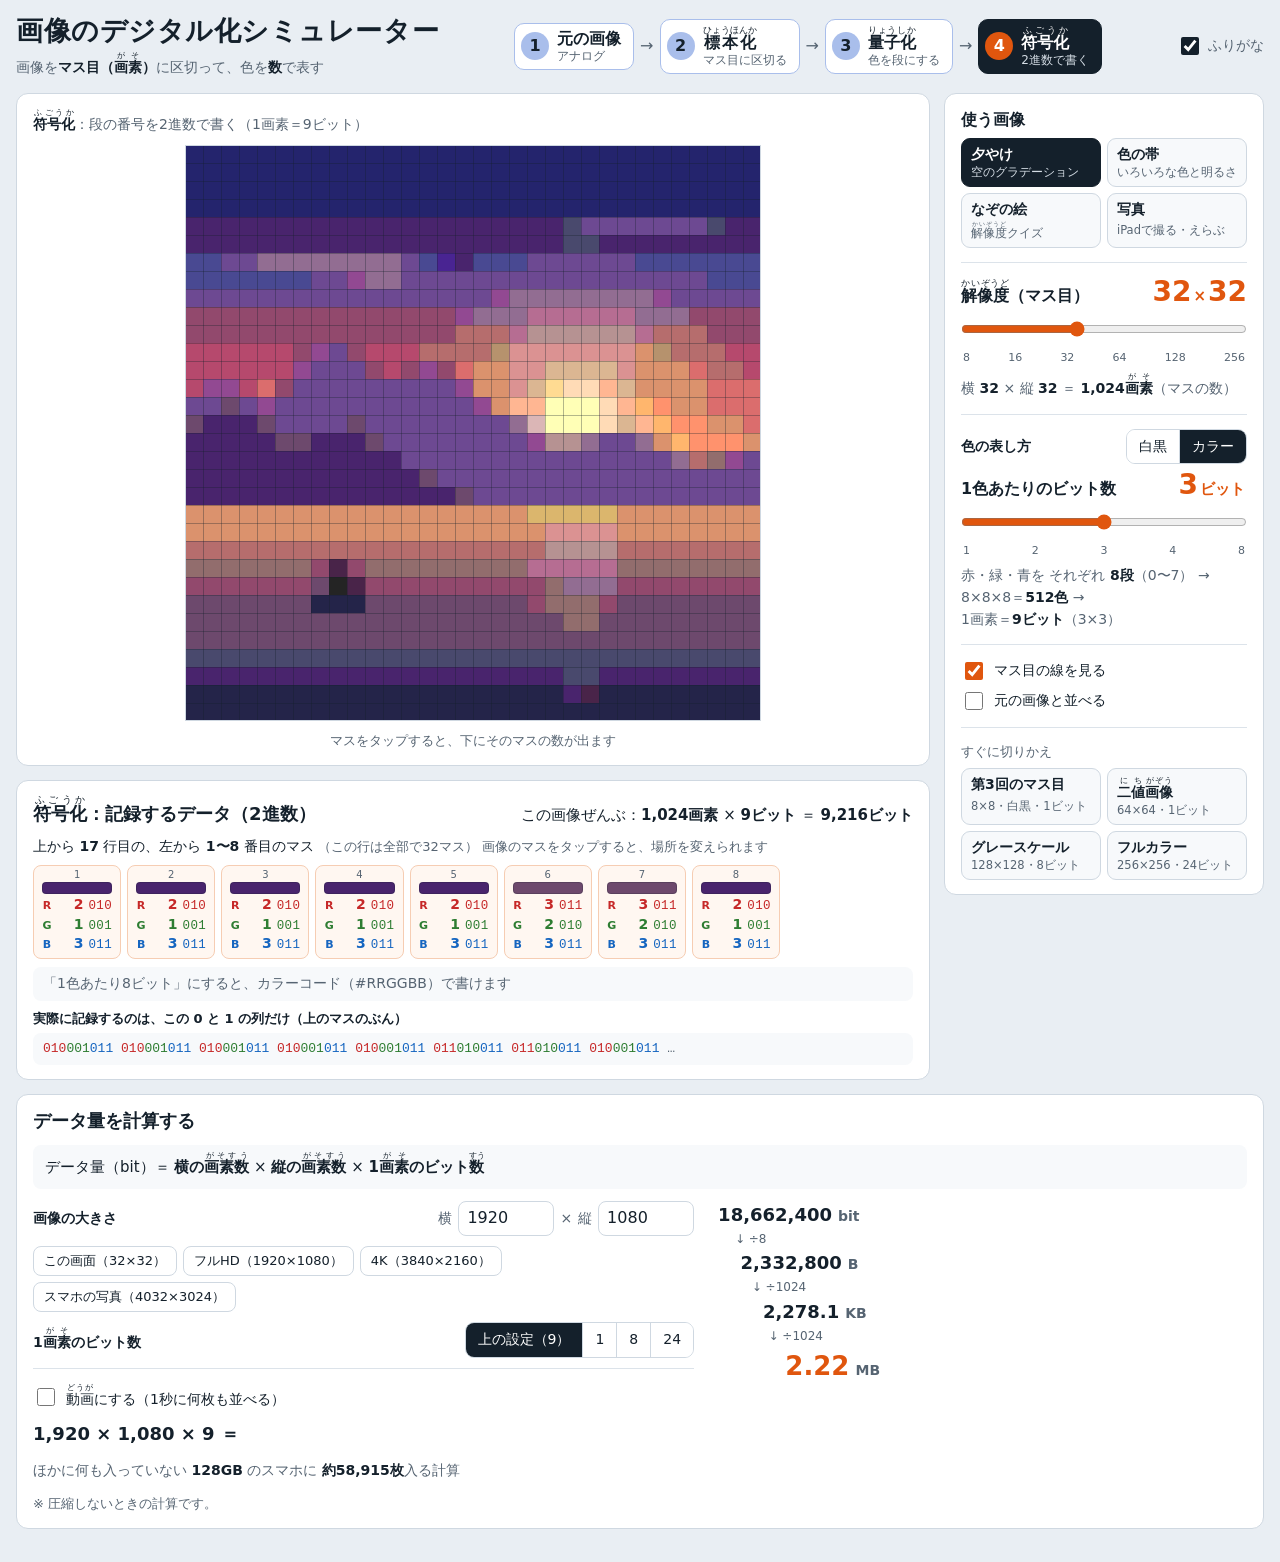
<file: image/index.html>
<!doctype html>
<html lang="ja">
<head>
<meta charset="utf-8">
<meta name="viewport" content="width=device-width, initial-scale=1">
<title>画像のデジタル化シミュレーター</title>
<style>
:root{
  color-scheme: light;
  --ground:#E9EEF3;
  --panel:#FFFFFF;
  --plot:#F7F9FB;
  --chip:#FFF7F1;
  --ink:#14202B;
  --muted:#566472;
  --rule:#CFD8E1;
  --grid:#DCE3EA;
  --analog:#2E5FCC;
  --analog-soft:#A9BEEB;
  --digital:#E0560E;
  --digital-soft:#F6CDB3;
  --red:#C62828;
  --green:#2E7D32;
  --blue:#1565C0;
  --focus:#1B4FB8;
  --font:"BIZ UDPGothic","Hiragino Sans","Hiragino Kaku Gothic ProN","Yu Gothic UI","Meiryo",system-ui,sans-serif;
  --mono:"BIZ UDGothic","Consolas","Menlo",ui-monospace,monospace;
}
*{box-sizing:border-box}
[hidden]{display:none!important}
html{background:var(--ground)}
body{margin:0;background:var(--ground);color:var(--ink);font-family:var(--font);font-size:16px;line-height:1.55;padding-inline:16px;padding-block:14px 36px;-webkit-text-size-adjust:100%}
.wrap{max-width:1480px;margin-inline:auto;display:grid;gap:14px}
h1,h2{margin:0;line-height:1.3;text-wrap:balance}
h1{font-size:clamp(20px,2.1vw,28px);letter-spacing:.02em}
h2{font-size:18px}
p{margin:0}
rt{font-size:.55em;font-weight:400;letter-spacing:0}
.no-rt rt{display:none}
button{font:inherit;color:inherit}
:focus-visible{outline:3px solid var(--focus);outline-offset:2px}
.vh{position:absolute;width:1px;height:1px;overflow:hidden;clip:rect(0 0 0 0);white-space:nowrap}

/* 上の帯 */
.top{display:flex;flex-wrap:wrap;align-items:center;justify-content:space-between;gap:10px 20px}
.name{display:grid;gap:2px}
.sub{color:var(--muted);font-size:14px}
.sub b{color:var(--ink)}
.steps{display:flex;flex-wrap:wrap;align-items:center;gap:6px}
.step{display:flex;align-items:center;gap:8px;padding:5px 12px 5px 6px;border:1.5px solid var(--rule);border-radius:10px;background:var(--panel);cursor:pointer;text-align:left}
.step:hover{border-color:var(--ink)}
.step:disabled{opacity:.45;cursor:not-allowed;border-color:var(--rule)}
.step .num{display:grid;place-items:center;flex:none;width:28px;height:28px;border-radius:50%;background:var(--grid);font-weight:700;font-variant-numeric:tabular-nums}
.step .lbl{display:grid;line-height:1.25;font-weight:700}
.step small{font-size:12px;font-weight:400;color:var(--muted)}
.step.done{border-color:var(--analog-soft)}
.step.done .num{background:var(--analog-soft)}
.step[aria-pressed="true"]{border-color:var(--ink);background:var(--ink);color:#fff}
.step[aria-pressed="true"] .num{background:var(--digital);color:#fff}
.step[aria-pressed="true"] small{color:#D5DDE5}
.arrow{color:var(--muted)}
.furi{display:flex;align-items:center;gap:6px;font-size:14px;color:var(--muted);cursor:pointer}
.furi input{width:18px;height:18px;accent-color:var(--ink)}

/* 本体 */
.main{display:grid;grid-template-columns:minmax(0,1fr) 320px;grid-template-areas:"graph side" "code side";gap:14px;align-items:start}
.card{background:var(--panel);border:1px solid var(--rule);border-radius:12px;padding:14px 16px}
.stagecard{grid-area:graph;display:grid;gap:10px}
.cap{font-size:14px;color:var(--muted)}
.cap b{color:var(--ink)}
.canvas-box{width:100%}
canvas{display:block;margin-inline:auto;max-width:100%;touch-action:manipulation;-webkit-touch-callout:none;-webkit-user-select:none;user-select:none}
.tap{font-size:13px;color:var(--muted);text-align:center}

.code{grid-area:code;display:grid;gap:8px}
.code-head{display:flex;flex-wrap:wrap;align-items:baseline;justify-content:space-between;gap:4px 16px}
.code-sum{font-size:15px}
.code-sum b{font-variant-numeric:tabular-nums}
.hint{color:var(--muted);font-size:14px}
.rowlabel{font-size:14px}
.rowlabel b{font-variant-numeric:tabular-nums}
.rowlabel small{color:var(--muted);font-size:13px}
.chips{display:flex;flex-wrap:wrap;gap:6px}
.chip{display:grid;justify-items:center;align-content:start;min-width:44px;padding:3px 8px 5px;border:1px solid var(--digital-soft);background:var(--chip);border-radius:8px;font-variant-numeric:tabular-nums;cursor:pointer}
.chip:hover{border-color:var(--ink)}
.chip[aria-current="true"]{border-color:var(--ink);box-shadow:0 0 0 2px var(--ink)}
.chip .i{font-size:10px;color:var(--muted);line-height:1.1}
.chip .sw{display:block;width:100%;min-width:26px;height:12px;border-radius:4px;border:1px solid rgba(20,32,43,.22);margin-block:2px 1px}
.chip .d{font-size:18px;font-weight:700;line-height:1.2;color:var(--digital)}
.chip .bn{font-family:var(--mono);font-size:13px;letter-spacing:.04em;line-height:1.2}
.rgb{display:grid;gap:0;justify-items:start}
.rgb > span{display:flex;align-items:baseline;gap:5px;font-size:14px;line-height:1.3}
.rgb i{font-style:normal;font-weight:700;font-size:11px;width:.9em}
.rgb b{min-width:1.9em;text-align:right}
.rgb code{font-family:var(--mono);font-size:12.5px;letter-spacing:.03em}
.r{color:var(--red)}
.g{color:var(--green)}
.b{color:var(--blue)}
.ccode{display:flex;flex-wrap:wrap;align-items:center;gap:6px 10px;font-size:14px;background:var(--plot);border-radius:8px;padding:6px 10px}
.ccode .sw{display:inline-block;width:28px;height:18px;border-radius:4px;border:1px solid rgba(20,32,43,.22)}
.ccode .hex{font-family:var(--mono);font-size:18px;font-weight:700;letter-spacing:.04em}
.stream-box{display:grid;gap:4px}
.stream-lbl{font-size:13px;font-weight:700}
.stream{font-family:var(--mono);font-size:13px;color:var(--muted);word-break:break-all;max-height:5.8em;overflow:auto;background:var(--plot);border-radius:8px;padding:6px 10px}

/* 設定 */
.controls{grid-area:side;display:grid;gap:14px}
.ctl{display:grid;gap:6px}
.sep{border-top:1px solid var(--grid);padding-top:14px}
.ctl-head{display:flex;align-items:baseline;justify-content:space-between;gap:8px}
.ctl-name{font-weight:700}
.big{font-size:28px;font-weight:700;font-variant-numeric:tabular-nums;color:var(--digital);line-height:1.1;white-space:nowrap}
.big small{font-size:15px;margin-inline:2px}
input[type=range]{width:100%;height:28px;margin:0;accent-color:var(--digital);cursor:pointer}
.ticks{display:flex;justify-content:space-between;font-size:11px;color:var(--muted);font-variant-numeric:tabular-nums;padding-inline:2px}
.note{font-size:14px;color:var(--muted)}
.note b{color:var(--ink);font-variant-numeric:tabular-nums}
.row{display:flex;flex-wrap:wrap;align-items:center;justify-content:space-between;gap:6px 10px}
.row > span,.row > label{font-size:14px;font-weight:700}
.seg{display:inline-flex;flex-wrap:wrap;border:1.5px solid var(--rule);border-radius:9px;overflow:hidden}
.seg button{border:0;background:var(--panel);padding:6px 12px;cursor:pointer;font-size:14px}
.seg button + button{border-left:1.5px solid var(--rule)}
.seg button[aria-pressed="true"]{background:var(--ink);color:#fff}
.check{display:flex;align-items:center;gap:8px;font-size:14px;cursor:pointer}
.check input{width:18px;height:18px;accent-color:var(--digital)}
.check:has(input:disabled){opacity:.45;cursor:default}
.presets{display:grid;gap:6px}
.presets > span{font-size:13px;color:var(--muted)}
.preset-grid{display:grid;grid-template-columns:1fr 1fr;gap:6px}
.pbtn{display:grid;gap:1px;border:1.5px solid var(--rule);background:var(--plot);border-radius:9px;padding:7px 9px;cursor:pointer;text-align:left;line-height:1.25}
.pbtn:hover{border-color:var(--ink)}
.pbtn b{font-size:14px}
.pbtn small{font-size:11.5px;color:var(--muted);font-variant-numeric:tabular-nums}
.pbtn[aria-pressed="true"]{border-color:var(--ink);background:var(--ink);color:#fff}
.pbtn[aria-pressed="true"] small{color:#D5DDE5}
.subbox{display:grid;gap:8px;background:var(--plot);border-radius:10px;padding:10px}
.subbox .note b{color:var(--digital)}
.btn{display:inline-flex;align-items:center;justify-content:center;border:1.5px solid var(--ink);background:var(--panel);border-radius:10px;padding:8px 14px;font-weight:700;cursor:pointer}
.btn.primary{background:var(--digital);border-color:var(--digital);color:#fff}
.caution{font-size:13px;color:var(--muted)}
.nw{white-space:nowrap}

/* 下段 */
.data{display:grid;gap:12px}
.formula{font-size:15px;background:var(--plot);border-radius:8px;padding:8px 12px;line-height:1.9}
.data-grid{display:grid;grid-template-columns:minmax(0,1.25fr) minmax(0,1fr);gap:12px 24px;align-items:start}
.data-in{display:grid;gap:10px}
.in-row{display:flex;flex-wrap:wrap;align-items:center;gap:6px}
input[type=number]{width:6em;font:inherit;padding:4px 8px;border:1.5px solid var(--rule);border-radius:8px;background:var(--panel);color:var(--ink);font-variant-numeric:tabular-nums}
.mini{border:1.5px solid var(--rule);background:var(--panel);border-radius:8px;padding:4px 10px;cursor:pointer;font-size:13px}
.mini:hover{border-color:var(--ink)}
.expr{font-size:18px;font-weight:700;font-variant-numeric:tabular-nums}
.ladder{display:grid;gap:1px;font-variant-numeric:tabular-nums}
.rung{display:flex;align-items:baseline;gap:6px;flex-wrap:wrap}
.rung .v{font-size:18px;font-weight:700}
.rung .u{font-size:14px;font-weight:700;color:var(--muted)}
.op{font-size:12px;color:var(--muted)}
.l1{padding-left:1.4em}
.l2{padding-left:2.8em}
.l3{padding-left:4.2em}
.l4{padding-left:5.6em}
.rung.final .v{font-size:26px;color:var(--digital)}
.cmp{display:grid;gap:6px}
.bar{height:12px;background:var(--grid);border-radius:6px;overflow:hidden}
.bar span{display:block;height:100%;width:0;background:var(--digital);transition:width .25s ease}

@media (max-width:900px){
  .main{grid-template-columns:minmax(0,1fr);grid-template-areas:"graph" "side" "code"}
}
@media (max-width:640px){
  .data-grid{grid-template-columns:minmax(0,1fr)}
  .big{font-size:22px}
  .arrow{display:none}
}
@media (prefers-reduced-motion:reduce){
  .bar span{transition:none}
}
/* 画像は印刷にも出さない（写真の持ち出し防止） */
@media print{
  canvas{visibility:hidden!important}
}
</style>
</head>
<body>

<main class="wrap">
  <header class="top">
    <div class="name">
      <h1>画像のデジタル化シミュレーター</h1>
      <p class="sub">画像を<b>マス目（<ruby>画素<rt>がそ</rt></ruby>）</b>に区切って、色を<b>数</b>で表す</p>
    </div>
    <nav class="steps" aria-label="表示する段階">
      <button type="button" class="step" data-stage="1"><span class="num">1</span><span class="lbl">元の画像<small>アナログ</small></span></button>
      <span class="arrow" aria-hidden="true">→</span>
      <button type="button" class="step" data-stage="2"><span class="num">2</span><span class="lbl"><ruby>標本化<rt>ひょうほんか</rt></ruby><small>マス目に区切る</small></span></button>
      <span class="arrow" aria-hidden="true">→</span>
      <button type="button" class="step" data-stage="3"><span class="num">3</span><span class="lbl"><ruby>量子化<rt>りょうしか</rt></ruby><small>色を段にする</small></span></button>
      <span class="arrow" aria-hidden="true">→</span>
      <button type="button" class="step" data-stage="4"><span class="num">4</span><span class="lbl"><ruby>符号化<rt>ふごうか</rt></ruby><small>2進数で書く</small></span></button>
    </nav>
    <label class="furi"><input type="checkbox" id="furigana" checked>ふりがな</label>
  </header>

  <div class="main">
    <section class="card stagecard" aria-label="画像">
      <p class="cap" id="cap"></p>
      <div class="canvas-box" id="cvbox"><canvas id="cv" role="img" aria-label="画像"></canvas></div>
      <p class="tap" id="tapHint"></p>
    </section>

    <section class="card controls" aria-label="設定">
      <div class="ctl">
        <span class="ctl-name">使う画像</span>
        <div class="preset-grid">
          <button type="button" class="pbtn" data-src="sunset"><b>夕やけ</b><small>空のグラデーション</small></button>
          <button type="button" class="pbtn" data-src="chart"><b>色の帯</b><small>いろいろな色と明るさ</small></button>
          <button type="button" class="pbtn" data-src="quiz"><b>なぞの絵</b><small><ruby>解像度<rt>かいぞうど</rt></ruby>クイズ</small></button>
          <button type="button" class="pbtn" data-src="photo"><b>写真</b><small>iPadで撮る・えらぶ</small></button>
        </div>
        <div class="subbox" id="quizBox" hidden>
          <div class="row"><span>もんだい</span><div class="seg"><button type="button" data-quiz="0">1</button><button type="button" data-quiz="1">2</button><button type="button" data-quiz="2">3</button></div></div>
          <p class="note" id="quizAns" aria-live="polite"></p>
          <button type="button" class="btn" id="revealBtn">こたえを見る</button>
        </div>
        <div class="subbox" id="photoBox" hidden>
          <label class="btn primary" for="photo">写真を撮る・えらぶ</label>
          <input type="file" id="photo" class="vh" accept="image/*">
          <p class="note" id="photoStatus" aria-live="polite"></p>
          <p class="caution">写真はこの端末の中だけで使い、どこにも送りません。<b>人の顔（友だちも自分も）</b>や名前が写らないもの（ものや景色）をえらぼう。</p>
        </div>
      </div>
      <div class="ctl sep">
        <div class="ctl-head">
          <span class="ctl-name"><ruby>解像度<rt>かいぞうど</rt></ruby>（マス目）</span>
          <output class="big" id="resOut" for="res"></output>
        </div>
        <input type="range" id="res" min="0" max="5" step="1" value="2" aria-label="解像度">
        <div class="ticks" aria-hidden="true"><span>8</span><span>16</span><span>32</span><span>64</span><span>128</span><span>256</span></div>
        <p class="note" id="resNote"></p>
      </div>
      <div class="ctl sep">
        <div class="row"><span>色の表し方</span><div class="seg"><button type="button" data-color="gray">白黒</button><button type="button" data-color="rgb">カラー</button></div></div>
        <div class="ctl-head">
          <span class="ctl-name" id="bitsName"></span>
          <output class="big" id="bitsOut" for="bits"></output>
        </div>
        <input type="range" id="bits" min="0" max="4" step="1" value="2" aria-label="ビット数">
        <div class="ticks" aria-hidden="true"><span>1</span><span>2</span><span>3</span><span>4</span><span>8</span></div>
        <p class="note" id="bitsNote"></p>
      </div>
      <div class="ctl sep">
        <label class="check"><input type="checkbox" id="showGrid"><span>マス目の線を見る</span></label>
        <label class="check"><input type="checkbox" id="compare"><span>元の画像と並べる</span></label>
      </div>
      <div class="presets sep">
        <span>すぐに切りかえ</span>
        <div class="preset-grid">
          <button type="button" class="pbtn" data-preset="8,1,gray"><b>第3回のマス目</b><small>8×8・白黒・1ビット</small></button>
          <button type="button" class="pbtn" data-preset="64,1,gray"><b><ruby>二値<rt>にち</rt></ruby><ruby>画像<rt>がぞう</rt></ruby></b><small>64×64・1ビット</small></button>
          <button type="button" class="pbtn" data-preset="128,8,gray"><b>グレースケール</b><small>128×128・8ビット</small></button>
          <button type="button" class="pbtn" data-preset="256,8,rgb"><b>フルカラー</b><small>256×256・24ビット</small></button>
        </div>
      </div>
    </section>

    <section class="card code" aria-label="記録するデータ">
      <div class="code-head"><h2 id="codeTitle">記録するデータ</h2><p class="code-sum" id="codeSum"></p></div>
      <p class="hint" id="codeHint"></p>
      <p class="rowlabel" id="rowLabel" hidden></p>
      <div class="chips" id="chips" hidden></div>
      <p class="ccode" id="ccode" hidden></p>
      <div class="stream-box" id="streamBox" hidden>
        <p class="stream-lbl">実際に記録するのは、この 0 と 1 の列だけ（上のマスのぶん）</p>
        <p class="stream" id="stream"></p>
      </div>
    </section>
  </div>

  <section class="card data" aria-labelledby="dataTitle">
    <h2 id="dataTitle">データ量を計算する</h2>
    <p class="formula" id="formula"></p>
    <div class="data-grid">
      <div class="data-in">
        <div class="row"><span>画像の大きさ</span>
          <div class="in-row">
            <label class="vh" for="imgW">横の画素数</label><span class="note">横</span><input type="number" id="imgW" min="1" max="20000" step="1">
            <span class="note">×</span>
            <label class="vh" for="imgH">縦の画素数</label><span class="note">縦</span><input type="number" id="imgH" min="1" max="20000" step="1">
          </div>
        </div>
        <div class="in-row">
          <button type="button" class="mini" data-size="screen" id="sizeScreen">この画面</button>
          <button type="button" class="mini" data-size="1920,1080">フルHD（1920×1080）</button>
          <button type="button" class="mini" data-size="3840,2160">4K（3840×2160）</button>
          <button type="button" class="mini" data-size="4032,3024">スマホの写真（4032×3024）</button>
        </div>
        <div class="row"><span>1<ruby>画素<rt>がそ</rt></ruby>のビット数</span><div class="seg"><button type="button" data-bpp="auto" id="bppAuto"></button><button type="button" data-bpp="1">1</button><button type="button" data-bpp="8">8</button><button type="button" data-bpp="24">24</button></div></div>
        <label class="check sep"><input type="checkbox" id="video"><span><ruby>動画<rt>どうが</rt></ruby>にする（1秒に何枚も並べる）</span></label>
        <div class="data-in" id="videoBox" hidden>
          <div class="row"><span>フレームレート</span><div class="seg"><button type="button" data-fps="24">24fps</button><button type="button" data-fps="30">30fps</button><button type="button" data-fps="60">60fps</button></div></div>
          <p class="note">映画・アニメ＝24fps／テレビ＝30fps（1秒に何枚の画像を並べるか）</p>
          <div class="row"><label for="sec">時間</label><div class="in-row"><input type="number" id="sec" min="1" max="36000" step="1"><span class="note">秒</span><button type="button" class="mini" data-sec="1">1秒</button><button type="button" class="mini" data-sec="60">1分</button><button type="button" class="mini" data-sec="600">10分</button></div></div>
        </div>
        <p class="expr" id="expr"></p>
      </div>
      <div class="ladder" aria-label="単位の変換">
        <div class="rung"><span class="v" id="vBit"></span><span class="u">bit</span></div>
        <div class="op l1">↓ ÷8</div>
        <div class="rung l1"><span class="v" id="vB"></span><span class="u">B</span></div>
        <div class="op l2">↓ ÷1024</div>
        <div class="rung l2"><span class="v" id="vKB"></span><span class="u">KB</span></div>
        <div class="op l3">↓ ÷1024</div>
        <div class="rung l3" id="rungMB"><span class="v" id="vMB"></span><span class="u">MB</span></div>
        <div class="op l4" id="opGB">↓ ÷1024</div>
        <div class="rung l4" id="rungGB"><span class="v" id="vGB"></span><span class="u">GB</span></div>
      </div>
    </div>
    <div class="cmp"><div class="bar" id="barBox"><span id="barFill"></span></div><p class="note" id="cmpText"></p></div>
    <p class="caution">※ 圧縮しないときの計算です。</p>
  </section>
</main>

<script>
(() => {
  const RES = [8, 16, 32, 64, 128, 256];
  const BITS = [1, 2, 3, 4, 8];
  const SRC = 1024;
  const QUIZ = ['ねこ', 'いちご', 'じてんしゃ'];
  const S = {
    rI: 2, bI: 2, color: 'rgb', stage: 4, grid: true, compare: false,
    src: 'sunset', quiz: 0, revealed: false, sel: null,
    w: 1920, h: 1080, bpp: 'auto', video: false, fps: 30, sec: 60
  };
  const FONT = '"BIZ UDPGothic","Hiragino Sans","Yu Gothic UI","Meiryo",sans-serif';
  const MONO = '"BIZ UDGothic","Consolas","Menlo",monospace';
  const $ = id => document.getElementById(id);
  const nf = new Intl.NumberFormat('ja-JP');

  function fmtN(x) {
    if (Number.isInteger(x)) return nf.format(x);
    const d = x >= 10 ? 1 : x >= 0.01 ? 2 : 4;
    return new Intl.NumberFormat('ja-JP', { maximumFractionDigits: d }).format(x);
  }
  function fmtPct(p) {
    const d = p >= 10 ? 0 : p >= 1 ? 1 : 2;
    return new Intl.NumberFormat('ja-JP', { maximumFractionDigits: d }).format(p);
  }
  function fmtCnt(x) {
    if (x >= 10) return nf.format(Math.floor(x));
    return new Intl.NumberFormat('ja-JP', { maximumFractionDigits: 1 }).format(x);
  }

  const cssv = n => getComputedStyle(document.documentElement).getPropertyValue(n).trim();
  const C = { ink: cssv('--ink'), muted: cssv('--muted'), rule: cssv('--rule'), panel: cssv('--panel') };

  // ---- 元の画像（すべてこのページの中で描く） ----
  function poly(g, pts, color) {
    g.fillStyle = color; g.beginPath();
    pts.forEach(([x, y], i) => i ? g.lineTo(x, y) : g.moveTo(x, y));
    g.closePath(); g.fill();
  }
  function oval(g, x, y, rx, ry, color, rot = 0) {
    g.fillStyle = color; g.beginPath(); g.ellipse(x, y, rx, ry, rot, 0, Math.PI * 2); g.fill();
  }
  function hueRGB(h) {
    const f = n => { const k = (n + h * 6) % 6; return 255 * (1 - Math.max(0, Math.min(k, 4 - k, 1))); };
    return [f(5), f(3), f(1)];
  }

  function drawSunset(g) {
    const H = 640;
    const sky = g.createLinearGradient(0, 0, 0, H);
    sky.addColorStop(0, '#15225C'); sky.addColorStop(0.38, '#5B3C8C'); sky.addColorStop(0.72, '#E0645C'); sky.addColorStop(1, '#FFC56E');
    g.fillStyle = sky; g.fillRect(0, 0, SRC, H);
    const sx = 700, sy = 500, sr = 78;
    const glow = g.createRadialGradient(sx, sy, sr * 0.9, sx, sy, sr * 4.2);
    glow.addColorStop(0, 'rgba(255,226,160,0.7)'); glow.addColorStop(1, 'rgba(255,200,130,0)');
    g.fillStyle = glow; g.fillRect(0, 0, SRC, H);
    oval(g, sx, sy, sr, sr, '#FFF0C8');
    oval(g, 250, 210, 170, 14, 'rgba(255,190,170,0.5)');
    oval(g, 340, 238, 110, 9, 'rgba(255,190,170,0.45)');
    oval(g, 820, 150, 140, 11, 'rgba(255,170,160,0.4)');
    const ridge = (pts, color) => poly(g, [[pts[0][0], H], ...pts, [pts[pts.length - 1][0], H]], color);
    ridge([[0, 440], [70, 410], [150, 455], [260, 330], [350, 410], [450, 385], [560, 470], [660, 530], [780, 505], [900, 560], [1024, 540]], '#7D4F86');
    ridge([[0, 500], [90, 470], [190, 540], [300, 500], [420, 590], [520, 640]], '#402A5C');
    const sea = g.createLinearGradient(0, H, 0, SRC);
    sea.addColorStop(0, '#F2A462'); sea.addColorStop(0.3, '#9A587F'); sea.addColorStop(1, '#1C2150');
    g.fillStyle = sea; g.fillRect(0, H, SRC, SRC - H);
    for (let k = 0; k < 14; k++) {
      const w = 190 - k * 12;
      g.fillStyle = `rgba(255,232,185,${(0.75 - k * 0.05).toFixed(2)})`;
      g.fillRect(sx - w / 2 + (k % 2 ? 12 : -8), H + 8 + k * 26, w, 7);
    }
    poly(g, [[250, 720], [250, 800], [318, 800]], '#1A1633');
    poly(g, [[212, 806], [338, 806], [316, 832], [234, 832]], '#1A1633');
    g.strokeStyle = '#2A1D45'; g.lineWidth = 6; g.lineCap = 'round'; g.beginPath();
    g.moveTo(385, 172); g.quadraticCurveTo(402, 160, 418, 180); g.quadraticCurveTo(434, 160, 451, 172);
    g.moveTo(470, 214); g.quadraticCurveTo(482, 206, 492, 220); g.quadraticCurveTo(503, 206, 515, 214);
    g.stroke();
  }

  function drawChart(g) {
    const top = 780, img = g.createImageData(SRC, SRC), d = img.data;
    for (let x = 0; x < SRC; x++) {
      const hc = hueRGB(x / SRC), gv = x / (SRC - 1) * 255;
      for (let y = 0; y < SRC; y++) {
        const i = (y * SRC + x) * 4;
        let r, gg, b;
        if (y < top) {
          const t = y / (top - 1);
          if (t < 0.5) { const m = t * 2; r = 255 + (hc[0] - 255) * m; gg = 255 + (hc[1] - 255) * m; b = 255 + (hc[2] - 255) * m; }
          else { const m = 1 - (t - 0.5) * 2; r = hc[0] * m; gg = hc[1] * m; b = hc[2] * m; }
        } else if (y < top + 36) { r = gg = b = 255; }
        else { r = gg = b = gv; }
        d[i] = r; d[i + 1] = gg; d[i + 2] = b; d[i + 3] = 255;
      }
    }
    g.putImageData(img, 0, 0);
  }

  function drawCat(g) {
    g.fillStyle = '#2D5470'; g.fillRect(0, 0, SRC, SRC);
    const fur = '#E8923A', dark = '#B8611E', pink = '#F4A7B0';
    poly(g, [[240, 440], [292, 120], [480, 300]], fur);
    poly(g, [[784, 440], [732, 120], [544, 300]], fur);
    poly(g, [[282, 390], [308, 205], [430, 315]], pink);
    poly(g, [[742, 390], [716, 205], [594, 315]], pink);
    oval(g, 512, 590, 335, 290, fur);
    [-72, 0, 72].forEach(dx => oval(g, 512 + dx, 360, 22, 66, dark, dx * 0.004));
    oval(g, 438, 720, 105, 82, '#FBE9D2');
    oval(g, 586, 720, 105, 82, '#FBE9D2');
    [388, 636].forEach(ex => {
      oval(g, ex, 555, 64, 72, '#FFFFFF');
      oval(g, ex, 562, 50, 60, '#6FBF4A');
      oval(g, ex, 564, 15, 48, '#14202B');
      oval(g, ex + 16, 532, 11, 11, '#FFFFFF');
    });
    poly(g, [[478, 655], [546, 655], [512, 698]], '#E86C84');
    g.lineCap = 'round';
    g.strokeStyle = '#6B3A1A'; g.lineWidth = 10; g.beginPath();
    g.moveTo(512, 698); g.lineTo(512, 732); g.quadraticCurveTo(472, 776, 432, 748);
    g.moveTo(512, 732); g.quadraticCurveTo(552, 776, 592, 748);
    g.stroke();
    g.strokeStyle = '#FFF3E0'; g.lineWidth = 7; g.beginPath();
    [[700, 650], [728, 722], [756, 800]].forEach(([y1, y2]) => {
      g.moveTo(340, y1 + 40); g.lineTo(120, y2 - 40);
      g.moveTo(684, y1 + 40); g.lineTo(904, y2 - 40);
    });
    g.stroke();
  }

  function drawStrawberry(g) {
    g.fillStyle = '#E3F1DC'; g.fillRect(0, 0, SRC, SRC);
    const body = new Path2D();
    body.moveTo(512, 930);
    body.bezierCurveTo(300, 820, 170, 560, 230, 380);
    body.bezierCurveTo(280, 250, 420, 270, 512, 300);
    body.bezierCurveTo(604, 270, 744, 250, 794, 380);
    body.bezierCurveTo(854, 560, 724, 820, 512, 930);
    g.fillStyle = '#DD2C3C'; g.fill(body);
    g.save(); g.clip(body);
    oval(g, 780, 640, 200, 380, 'rgba(110,0,20,0.18)', -0.2);
    oval(g, 350, 500, 42, 100, 'rgba(255,255,255,0.35)', -0.4);
    g.restore();
    for (let row = 0, y = 400; y < 880; row++, y += 64) {
      for (let x = 190 + (row % 2) * 40; x < 840; x += 80) {
        if (g.isPointInPath(body, x, y + 22) && g.isPointInPath(body, x, y - 22) && g.isPointInPath(body, x - 22, y) && g.isPointInPath(body, x + 22, y)) {
          oval(g, x, y, 9, 15, '#F7D04A');
        }
      }
    }
    for (let k = 0; k < 7; k++) {
      const a = Math.PI * (0.95 - 0.9 * k / 6);
      oval(g, 512 + Math.cos(a) * 95, 300 + Math.sin(a) * 45, 110, 32, '#3E9B3A', a);
    }
    g.strokeStyle = '#3E7D2A'; g.lineWidth = 26; g.lineCap = 'round';
    g.beginPath(); g.moveTo(512, 300); g.quadraticCurveTo(512, 210, 548, 160); g.stroke();
  }

  function drawBicycle(g) {
    g.fillStyle = '#EAF1F8'; g.fillRect(0, 0, SRC, SRC);
    g.fillStyle = '#C9D6E2'; g.fillRect(0, 830, SRC, SRC - 830);
    const R = [280, 640], F = [760, 640], BB = [500, 650], ST = [440, 400], HT = [700, 410], HB = [688, 470];
    g.lineCap = 'round'; g.lineJoin = 'round';
    for (const [cx, cy] of [R, F]) {
      g.strokeStyle = '#8795A3'; g.lineWidth = 5; g.beginPath();
      for (let k = 0; k < 12; k++) {
        const a = k * Math.PI / 6;
        g.moveTo(cx, cy); g.lineTo(cx + Math.cos(a) * 170, cy + Math.sin(a) * 170);
      }
      g.stroke();
      g.strokeStyle = '#2B3440'; g.lineWidth = 26; g.beginPath(); g.arc(cx, cy, 180, 0, Math.PI * 2); g.stroke();
      oval(g, cx, cy, 20, 20, '#2B3440');
    }
    g.strokeStyle = '#5A6672'; g.lineWidth = 6; g.beginPath(); g.moveTo(BB[0], BB[1] - 30); g.lineTo(R[0], R[1] - 14); g.moveTo(BB[0], BB[1] + 30); g.lineTo(R[0], R[1] + 14); g.stroke();
    g.strokeStyle = '#1F8A8A'; g.lineWidth = 24; g.beginPath();
    g.moveTo(...R); g.lineTo(...BB); g.lineTo(...ST); g.closePath();
    g.moveTo(...ST); g.lineTo(...HT); g.lineTo(...HB); g.lineTo(...BB);
    g.stroke();
    g.lineWidth = 18; g.beginPath(); g.moveTo(...HB); g.lineTo(...F); g.stroke();
    g.strokeStyle = '#2B3440'; g.lineWidth = 16; g.beginPath();
    g.moveTo(...ST); g.lineTo(425, 340);
    g.moveTo(...HT); g.lineTo(690, 330); g.lineTo(640, 320); g.moveTo(690, 330); g.quadraticCurveTo(760, 330, 770, 380);
    g.moveTo(...BB); g.lineTo(545, 735);
    g.stroke();
    oval(g, 408, 330, 72, 20, '#2B3440');
    oval(g, 545, 740, 34, 10, '#2B3440');
  }

  let photoImg = null, photoVer = 0;
  function drawPhoto(g) {
    if (photoImg) {
      const w = photoImg.naturalWidth, h = photoImg.naturalHeight, s = Math.min(w, h);
      g.fillStyle = '#FFFFFF'; g.fillRect(0, 0, SRC, SRC);
      g.drawImage(photoImg, (w - s) / 2, (h - s) / 2, s, s, 0, 0, SRC, SRC);
      return;
    }
    g.fillStyle = '#DCE3EA'; g.fillRect(0, 0, SRC, SRC);
    poly(g, [[420, 370], [452, 318], [572, 318], [604, 370]], '#8795A3');
    g.fillStyle = '#8795A3'; g.fillRect(262, 362, 500, 340);
    oval(g, 512, 532, 122, 122, '#F7F9FB');
    oval(g, 512, 532, 82, 82, '#566472');
  }

  const sources = new Map(), blockCache = new Map();
  const srcKey = () => S.src === 'quiz' ? 'quiz' + S.quiz : S.src === 'photo' ? 'photo' + photoVer : S.src;
  function source(key) {
    let s = sources.get(key);
    if (s) return s;
    const c = document.createElement('canvas');
    c.width = c.height = SRC;
    const g = c.getContext('2d', { willReadFrequently: true });
    if (key === 'sunset') drawSunset(g);
    else if (key === 'chart') drawChart(g);
    else if (key === 'quiz0') drawCat(g);
    else if (key === 'quiz1') drawStrawberry(g);
    else if (key === 'quiz2') drawBicycle(g);
    else drawPhoto(g);
    s = { cv: c, data: g.getImageData(0, 0, SRC, SRC).data };
    sources.set(key, s);
    return s;
  }

  // ---- 標本化（マスごとに色をならす）と量子化 ----
  function blocks(key, n) {
    const ck = key + ':' + n;
    let out = blockCache.get(ck);
    if (out) return out;
    const d = source(key).data, b = SRC / n;
    out = new Float32Array(n * n * 3);
    for (let y = 0; y < SRC; y++) {
      const row = ((y / b) | 0) * n;
      for (let x = 0; x < SRC; x++) {
        const i = (y * SRC + x) * 4, o = (row + ((x / b) | 0)) * 3;
        out[o] += d[i]; out[o + 1] += d[i + 1]; out[o + 2] += d[i + 2];
      }
    }
    const inv = 1 / (b * b);
    for (let i = 0; i < out.length; i++) out[i] *= inv;
    blockCache.set(ck, out);
    return out;
  }
  function pixels() {
    const n = RES[S.rI], bits = BITS[S.bI], L = 2 ** bits, ch = S.color === 'rgb' ? 3 : 1;
    const avg = blocks(srcKey(), n), N = n * n, quantized = S.stage >= 3;
    const q = new Uint8Array(N * ch), disp = new Uint8ClampedArray(N * 4);
    for (let p = 0; p < N; p++) {
      const o = p * 4;
      if (ch === 1) {
        const y = 0.299 * avg[p * 3] + 0.587 * avg[p * 3 + 1] + 0.114 * avg[p * 3 + 2];
        const k = Math.round(y / 255 * (L - 1));
        q[p] = k;
        disp[o] = disp[o + 1] = disp[o + 2] = quantized ? Math.round(k * 255 / (L - 1)) : Math.round(y);
      } else {
        for (let c = 0; c < 3; c++) {
          const v = avg[p * 3 + c], k = Math.round(v / 255 * (L - 1));
          q[p * 3 + c] = k;
          disp[o + c] = quantized ? Math.round(k * 255 / (L - 1)) : Math.round(v);
        }
      }
      disp[o + 3] = 255;
    }
    return { n, bits, L, ch, bpp: bits * ch, q, disp };
  }

  // ---- 画像を描く ----
  const cv = $('cv'), box = $('cvbox'), tiny = document.createElement('canvas');
  let hit = null, lastP = null;
  const locked = () => S.src === 'quiz' && !S.revealed;
  const bin = (k, bits) => k.toString(2).padStart(bits, '0');

  function draw(P) {
    const bw = Math.max(260, Math.floor(box.clientWidth));
    const two = S.compare && !locked() && S.stage >= 2;
    const gap = two ? 16 : 0, head = two ? 26 : 0;
    const maxSide = Math.max(240, Math.min(640, window.innerHeight * 0.64));
    const side = Math.floor(Math.min(two ? (bw - gap) / 2 : bw, maxSide));
    const w = two ? side * 2 + gap : side, h = side + head;
    const dpr = Math.min(3, window.devicePixelRatio || 1);
    cv.width = Math.round(w * dpr); cv.height = Math.round(h * dpr);
    cv.style.width = w + 'px'; cv.style.height = h + 'px';
    const g = cv.getContext('2d');
    g.setTransform(dpr, 0, 0, dpr, 0, 0);
    g.clearRect(0, 0, w, h);
    const snap = v => Math.round(v * dpr) / dpr;

    const drawOrig = (ox, oy) => {
      g.imageSmoothingEnabled = true; g.imageSmoothingQuality = 'high';
      g.drawImage(source(srcKey()).cv, ox, oy, side, side);
      g.strokeStyle = C.rule; g.lineWidth = 1; g.strokeRect(ox + 0.5, oy + 0.5, side - 1, side - 1);
    };

    if (two) {
      g.fillStyle = C.muted; g.font = `bold 14px ${FONT}`; g.textAlign = 'center'; g.textBaseline = 'top';
      g.fillText('元の画像（アナログ）', side / 2, 3);
      g.fillText(`デジタル（${P.n}×${P.n}・1画素${P.bpp}ビット）`, side + gap + side / 2, 3);
      drawOrig(0, head);
    }
    if (S.stage === 1) { drawOrig(0, 0); hit = null; return; }

    const ox = two ? side + gap : 0, oy = head, n = P.n, cell = side / n;
    if (n <= 64) {
      for (let j = 0; j < n; j++) {
        const y0 = snap(oy + j * cell), y1 = snap(oy + (j + 1) * cell);
        for (let i = 0; i < n; i++) {
          const k = (j * n + i) * 4, x0 = snap(ox + i * cell), x1 = snap(ox + (i + 1) * cell);
          g.fillStyle = `rgb(${P.disp[k]},${P.disp[k + 1]},${P.disp[k + 2]})`;
          g.fillRect(x0, y0, x1 - x0, y1 - y0);
        }
      }
    } else {
      tiny.width = n; tiny.height = n;
      tiny.getContext('2d').putImageData(new ImageData(P.disp, n, n), 0, 0);
      g.imageSmoothingEnabled = false;
      g.drawImage(tiny, ox, oy, side, side);
      g.imageSmoothingEnabled = true;
    }

    if (S.grid && cell >= 12) {
      const t = (cell >= 30 ? 2 : 1) / dpr;
      g.fillStyle = 'rgba(20,32,43,.32)';
      for (let i = 0; i <= n; i++) {
        const x = snap(ox + i * cell), y = snap(oy + i * cell);
        g.fillRect(Math.min(x, ox + side - t), oy, t, side);
        g.fillRect(ox, Math.min(y, oy + side - t), side, t);
      }
    }

    if (S.stage >= 3) {
      const lines = P.ch, longest = S.stage >= 4 ? '0'.repeat(P.bits) : String(P.L - 1);
      g.font = `bold 10px ${S.stage >= 4 ? MONO : FONT}`;
      const w10 = Math.max(1, g.measureText(longest).width);
      const fs = Math.min(18, (cell - 8) / w10 * 10, (cell - 6) / (lines * 1.2));
      if (fs >= 9) {
        g.font = `bold ${fs.toFixed(1)}px ${S.stage >= 4 ? MONO : FONT}`;
        g.textAlign = 'center'; g.textBaseline = 'middle';
        for (let j = 0; j < n; j++) {
          for (let i = 0; i < n; i++) {
            const p = j * n + i, k = p * 4;
            const lum = 0.299 * P.disp[k] + 0.587 * P.disp[k + 1] + 0.114 * P.disp[k + 2];
            g.fillStyle = lum > 140 ? '#14202B' : '#FFFFFF';
            const cx = ox + (i + 0.5) * cell, cy = oy + (j + 0.5) * cell;
            for (let c = 0; c < lines; c++) {
              const v = P.q[p * lines + c], t = S.stage >= 4 ? bin(v, P.bits) : String(v);
              g.fillText(t, cx, cy + (c - (lines - 1) / 2) * fs * 1.2);
            }
          }
        }
      }
    }

    if (S.sel && S.stage >= 3) {
      const pad = Math.max(0, (12 - cell) / 2);
      const x0 = ox + S.sel.x * cell - pad, y0 = oy + S.sel.y * cell - pad, sz = cell + pad * 2;
      g.lineWidth = 4; g.strokeStyle = C.ink; g.strokeRect(x0, y0, sz, sz);
      g.lineWidth = 1.5; g.strokeStyle = '#FFFFFF'; g.strokeRect(x0 + 2.75, y0 + 2.75, sz - 5.5, sz - 5.5);
    }
    g.strokeStyle = C.rule; g.lineWidth = 1; g.strokeRect(ox + 0.5, oy + 0.5, side - 1, side - 1);
    hit = { ox, oy, side, n };
  }

  // ---- 記録するデータ ----
  function renderCode(P) {
    const title = $('codeTitle'), sum = $('codeSum'), hint = $('codeHint'), chips = $('chips'),
      rowl = $('rowLabel'), sb = $('streamBox'), cc = $('ccode'), n = P.n, N = n * n;
    if (S.stage < 3) {
      title.textContent = '記録するデータ';
      chips.hidden = true; sb.hidden = true; rowl.hidden = true; cc.hidden = true; hint.hidden = false;
      sum.innerHTML = S.stage === 2 ? `横${n}×縦${n}＝<b>${nf.format(N)}画素</b>` : '';
      hint.textContent = S.stage === 1
        ? '「2 標本化」で、画像をマス目（画素）に区切ります。'
        : '「3 量子化」でマスの色が数に、「4 符号化」で記録する 0 と 1 が出ます。';
      return;
    }
    hint.hidden = true; chips.hidden = false; rowl.hidden = false;
    const code = S.stage >= 4, sel = S.sel || { x: 0, y: Math.floor(n / 2) };
    const cnt = Math.min(n, P.ch === 3 ? 8 : 16);
    const start = Math.max(0, Math.min(sel.x - Math.floor(cnt / 2) + 1, n - cnt));

    const frag = document.createDocumentFragment(), bits = [];
    for (let x = start; x < start + cnt; x++) {
      const p = sel.y * n + x, o = p * 4;
      const d = document.createElement('button');
      d.type = 'button'; d.className = 'chip'; d.dataset.x = x; d.dataset.y = sel.y;
      if (S.sel && S.sel.x === x) d.setAttribute('aria-current', 'true');
      let html = `<span class="i">${x + 1}</span><span class="sw" style="background:rgb(${P.disp[o]},${P.disp[o + 1]},${P.disp[o + 2]})"></span>`;
      if (P.ch === 1) {
        html += `<span class="d">${P.q[p]}</span>` + (code ? `<span class="bn">${bin(P.q[p], P.bits)}</span>` : '');
        bits.push(bin(P.q[p], P.bits));
      } else {
        html += '<span class="rgb">' + ['r', 'g', 'b'].map((c, i) =>
          `<span class="${c}"><i>${'RGB'[i]}</i><b>${P.q[p * 3 + i]}</b>${code ? `<code>${bin(P.q[p * 3 + i], P.bits)}</code>` : ''}</span>`).join('') + '</span>';
        bits.push(['r', 'g', 'b'].map((c, i) => `<span class="${c}">${bin(P.q[p * 3 + i], P.bits)}</span>`).join(''));
      }
      d.innerHTML = html;
      d.setAttribute('aria-label', `左から${x + 1}番目のマス`);
      frag.appendChild(d);
    }
    chips.replaceChildren(frag);

    rowl.innerHTML = `上から <b>${sel.y + 1}</b> 行目の、左から <b>${start + 1}〜${start + cnt}</b> 番目のマス`
      + (n > cnt ? ` <small>（この行は全部で${n}マス）</small>` : '')
      + ' <small>画像のマスをタップすると、場所を変えられます</small>';

    if (P.ch === 3) {
      cc.hidden = false;
      if (P.bits === 8) {
        const p = sel.y * n + (S.sel ? sel.x : start), hx = c => P.q[p * 3 + c].toString(16).toUpperCase().padStart(2, '0');
        cc.innerHTML = `<span class="sw" style="background:#${hx(0)}${hx(1)}${hx(2)}"></span>`
          + `${S.sel ? 'えらんだマス' : '左はしのマス'}をカラーコードで書くと <span class="hex">#<span class="r">${hx(0)}</span><span class="g">${hx(1)}</span><span class="b">${hx(2)}</span></span>`
          + `<span class="note">（赤・緑・青を 16進数 2けたずつ）</span>`;
      } else {
        cc.innerHTML = '<span class="note">「1色あたり8ビット」にすると、カラーコード（#RRGGBB）で書けます</span>';
      }
    } else {
      cc.hidden = true;
    }

    if (code) {
      title.innerHTML = '<ruby>符号化<rt>ふごうか</rt></ruby>：記録するデータ（2進数）';
      sb.hidden = false;
      $('stream').innerHTML = bits.join(' ') + (n > cnt ? ' …' : '');
      sum.innerHTML = `この画像ぜんぶ：<b>${nf.format(N)}画素</b> × <b>${P.bpp}ビット</b> ＝ <b>${nf.format(N * P.bpp)}ビット</b>`;
    } else {
      title.innerHTML = '<ruby>量子化<rt>りょうしか</rt></ruby>：マスの色を表す数';
      sb.hidden = true;
      sum.innerHTML = P.ch === 1
        ? `この画像ぜんぶ：<b>${nf.format(N)}個</b>の数`
        : `この画像ぜんぶ：<b>${nf.format(N)}画素</b> × 赤緑青の3つ ＝ <b>${nf.format(N * 3)}個</b>の数`;
    }
  }

  // ---- データ量 ----
  function renderData(P) {
    const bpp = S.bpp === 'auto' ? P.bpp : Number(S.bpp);
    const bit = S.w * S.h * bpp * (S.video ? S.fps * S.sec : 1), B = bit / 8, KB = B / 1024, MB = KB / 1024, GB = MB / 1024;
    $('formula').innerHTML = 'データ量（bit）＝ <b>横の<ruby>画素数<rt>がそすう</rt></ruby></b> × <b>縦の<ruby>画素数<rt>がそすう</rt></ruby></b> × <b>1<ruby>画素<rt>がそ</rt></ruby>のビット<ruby>数<rt>すう</rt></ruby></b>'
      + (S.video ? ' × <b>フレームレート（fps）</b> × <b><ruby>時間<rt>じかん</rt></ruby>（<ruby>秒<rt>びょう</rt></ruby>）</b>' : '');
    $('expr').textContent = `${nf.format(S.w)} × ${nf.format(S.h)} × ${bpp}` + (S.video ? ` × ${S.fps} × ${nf.format(S.sec)}` : '') + ' ＝';
    $('vBit').textContent = fmtN(bit);
    $('vB').textContent = fmtN(B);
    $('vKB').textContent = fmtN(KB);
    $('vMB').textContent = fmtN(MB);
    $('vGB').textContent = fmtN(GB);
    $('opGB').hidden = !S.video; $('rungGB').hidden = !S.video;
    $('rungMB').classList.toggle('final', !S.video);
    $('rungGB').classList.toggle('final', S.video);
    $('bppAuto').textContent = `上の設定（${P.bpp}）`;
    $('sizeScreen').textContent = `この画面（${P.n}×${P.n}）`;

    const PHONE = 128 * 1024 ** 3;
    if (S.video) {
      const pct = B / PHONE * 100, min = PHONE / (B / S.sec) / 60;
      $('barBox').hidden = false;
      $('barFill').style.width = Math.max(0.6, Math.min(100, pct)) + '%';
      $('cmpText').innerHTML = `ほかに何も入っていない <b>128GB</b> のスマホに <b>約${fmtCnt(min)}分</b>ぶん入る計算`
        + (pct > 100 ? '（この長さでは入りきらない）' : `（この長さで 128GB の <b>${fmtPct(pct)}%</b> を使う）`);
    } else {
      $('barBox').hidden = true;
      $('cmpText').innerHTML = `ほかに何も入っていない <b>128GB</b> のスマホに <b>約${fmtCnt(PHONE / B)}枚</b>入る計算`;
    }
  }

  // ---- 全体の更新 ----
  function pressed(sel, key, val) {
    document.querySelectorAll(sel).forEach(b => b.setAttribute('aria-pressed', String(b.dataset[key] === String(val))));
  }
  function update() {
    if (locked() && S.stage === 1) S.stage = 2;
    const P = pixels(), n = P.n, N = n * n, L = P.L, bits = P.bits;
    lastP = P;
    if (S.sel && (S.sel.x >= n || S.sel.y >= n)) S.sel = null;

    $('res').value = S.rI; $('bits').value = S.bI;
    $('res').setAttribute('aria-valuetext', `${n}×${n}`);
    $('bits').setAttribute('aria-valuetext', `${bits}ビット`);
    $('resOut').innerHTML = `${n}<small>×</small>${n}`;
    $('resNote').innerHTML = `横 <b>${n}</b> × 縦 <b>${n}</b> ＝ <b>${nf.format(N)}<ruby>画素<rt>がそ</rt></ruby></b><span class="nw">（マスの数）</span>`;
    $('bitsOut').innerHTML = `${bits}<small>ビット</small>`;
    if (P.ch === 1) {
      $('bitsName').textContent = '明るさのビット数';
      const kind = bits === 1 ? '（白と黒だけ＝<ruby>二値<rt>にち</rt></ruby><ruby>画像<rt>がぞう</rt></ruby>）' : bits === 8 ? '（グレースケール）' : '';
      $('bitsNote').innerHTML = `明るさを <b>${L}段</b>（0〜${L - 1}）に分ける → <span class="nw">1画素＝<b>${bits}ビット</b></span>${kind}`;
    } else {
      $('bitsName').textContent = '1色あたりのビット数';
      $('bitsNote').innerHTML = `赤・緑・青を それぞれ <b>${L}段</b>（0〜${L - 1}） → ${L}×${L}×${L}＝<b>${nf.format(L ** 3)}色</b> → <span class="nw">1画素＝<b>${bits * 3}ビット</b>（${bits}×3）</span>`
        + (bits === 8 ? '<span class="nw">＝<b>24ビットフルカラー</b></span>' : '');
    }

    document.querySelectorAll('.step').forEach(b => {
      const s = Number(b.dataset.stage);
      b.setAttribute('aria-pressed', String(s === S.stage));
      b.classList.toggle('done', s < S.stage);
      b.disabled = s === 1 && locked();
      b.title = b.disabled ? 'こたえを見るまで、元の画像はかくしています' : '';
    });
    pressed('[data-src]', 'src', S.src);
    pressed('[data-quiz]', 'quiz', S.quiz);
    pressed('[data-color]', 'color', S.color);
    pressed('[data-bpp]', 'bpp', S.bpp);
    pressed('[data-fps]', 'fps', S.fps);
    document.querySelectorAll('[data-preset]').forEach(b => {
      const [r, bt, c] = b.dataset.preset.split(',');
      b.setAttribute('aria-pressed', String(Number(r) === n && Number(bt) === bits && c === S.color));
    });

    $('quizBox').hidden = S.src !== 'quiz';
    $('quizAns').innerHTML = S.revealed
      ? `こたえ：<b>${QUIZ[S.quiz]}</b>`
      : 'なにの絵かな？ <b>8×8</b> から、<ruby>解像度<rt>かいぞうど</rt></ruby>を少しずつ上げてみよう';
    $('revealBtn').textContent = S.revealed ? 'もう一度かくす' : 'こたえを見る';
    $('photoBox').hidden = S.src !== 'photo';
    if (S.src === 'photo' && !photoImg && !$('photoStatus').textContent) $('photoStatus').textContent = 'まだ写真がありません。上のボタンから撮るか、えらんでね。';

    $('showGrid').checked = S.grid;
    $('compare').checked = S.compare && !locked();
    $('compare').disabled = locked() || S.stage < 2;
    $('imgW').value = S.w; $('imgH').value = S.h; $('sec').value = S.sec;
    $('video').checked = S.video;
    $('videoBox').hidden = !S.video;

    $('cap').innerHTML = S.stage === 1
      ? (S.src === 'photo' && !photoImg ? '<b>写真</b>をえらぶと、ここに出ます' : '<b>元の画像</b>（アナログ）：マス目がなく、色がなめらかにつながっている')
      : S.stage === 2
        ? `<b><ruby>標本化<rt>ひょうほんか</rt></ruby></b>：横${n}×縦${n}のマス目に区切り、1マスを1色にした（${nf.format(N)}画素）`
        : S.stage === 3
          ? (P.ch === 1 ? `<b><ruby>量子化<rt>りょうしか</rt></ruby></b>：明るさを${L}段に丸めた` : `<b><ruby>量子化<rt>りょうしか</rt></ruby></b>：赤・緑・青をそれぞれ${L}段に丸めた（${nf.format(L ** 3)}色）`)
          : `<b><ruby>符号化<rt>ふごうか</rt></ruby></b>：段の番号を2進数で書く（1画素＝${P.bpp}ビット）`;
    $('tapHint').textContent = S.stage >= 3 ? 'マスをタップすると、下にそのマスの数が出ます' : '';
    cv.setAttribute('aria-label', S.stage === 1 ? '元の画像'
      : `横${n}×縦${n}のマス目に区切り、${P.ch === 1 ? '明るさ' : '赤・緑・青'}を${L}段に丸めた画像`);

    renderCode(P);
    renderData(P);
    draw(P);
  }

  // ---- 操作 ----
  $('res').addEventListener('input', e => {
    const old = RES[S.rI];
    S.rI = Number(e.target.value);
    const nn = RES[S.rI];
    if (S.sel) S.sel = { x: Math.floor((S.sel.x + 0.5) * nn / old), y: Math.floor((S.sel.y + 0.5) * nn / old) };
    update();
  });
  $('bits').addEventListener('input', e => { S.bI = Number(e.target.value); update(); });
  document.querySelectorAll('.step').forEach(b => b.addEventListener('click', () => { S.stage = Number(b.dataset.stage); update(); }));
  document.querySelectorAll('[data-color]').forEach(b => b.addEventListener('click', () => { S.color = b.dataset.color; update(); }));
  document.querySelectorAll('[data-src]').forEach(b => b.addEventListener('click', () => {
    const v = b.dataset.src;
    if (v === 'quiz' && S.src !== 'quiz') { S.revealed = false; S.rI = 0; S.sel = null; }
    S.src = v;
    update();
    if (v === 'photo' && !photoImg) $('photo').click();
  }));
  document.querySelectorAll('[data-quiz]').forEach(b => b.addEventListener('click', () => {
    S.quiz = Number(b.dataset.quiz); S.revealed = false; S.rI = 0; S.sel = null;
    update();
  }));
  $('revealBtn').addEventListener('click', () => {
    S.revealed = !S.revealed;
    if (S.revealed) S.stage = 1;
    update();
  });
  document.querySelectorAll('[data-preset]').forEach(b => b.addEventListener('click', () => {
    const [r, bt, c] = b.dataset.preset.split(',');
    S.rI = RES.indexOf(Number(r)); S.bI = BITS.indexOf(Number(bt)); S.color = c; S.sel = null;
    update();
  }));
  $('showGrid').addEventListener('change', e => { S.grid = e.target.checked; update(); });
  $('compare').addEventListener('change', e => { S.compare = e.target.checked; update(); });
  $('furigana').addEventListener('change', e => { document.body.classList.toggle('no-rt', !e.target.checked); });

  // 画像の保存・コピーを止める（右クリック・長押し・ドラッグ）。※ スクリーンショットは止められない
  ['contextmenu', 'dragstart', 'selectstart'].forEach(ev => cv.addEventListener(ev, e => e.preventDefault()));

  cv.addEventListener('click', e => {
    if (!hit || S.stage < 3) return;
    const r = cv.getBoundingClientRect(), x = e.clientX - r.left - hit.ox, y = e.clientY - r.top - hit.oy;
    if (x < 0 || y < 0 || x >= hit.side || y >= hit.side) return;
    S.sel = { x: Math.floor(x / hit.side * hit.n), y: Math.floor(y / hit.side * hit.n) };
    update();
  });
  $('chips').addEventListener('click', e => {
    const c = e.target.closest('.chip');
    if (!c) return;
    S.sel = { x: Number(c.dataset.x), y: Number(c.dataset.y) };
    update();
  });

  $('photo').addEventListener('change', e => {
    const f = e.target.files && e.target.files[0];
    if (!f) return;
    const url = URL.createObjectURL(f), img = new Image();
    $('photoStatus').textContent = '読みこみ中…';
    img.onload = () => {
      URL.revokeObjectURL(url);
      photoImg = img;
      for (const k of [...sources.keys()]) if (k.startsWith('photo')) sources.delete(k);
      for (const k of [...blockCache.keys()]) if (k.startsWith('photo')) blockCache.delete(k);
      photoVer++;
      S.src = 'photo'; S.sel = null;
      $('photoStatus').textContent = '読みこめました。解像度やビット数を変えてみよう（正方形に切りぬいています）。';
      e.target.value = '';
      update();
    };
    img.onerror = () => {
      URL.revokeObjectURL(url);
      $('photoStatus').textContent = 'この写真は読みこめませんでした。別の写真でためしてください。';
      e.target.value = '';
    };
    img.src = url;
  });

  const readInt = (el, lo, hi, cur) => {
    const v = Math.round(Number(el.value));
    return Number.isFinite(v) && v >= lo && v <= hi ? v : cur;
  };
  $('imgW').addEventListener('change', e => { S.w = readInt(e.target, 1, 20000, S.w); update(); });
  $('imgH').addEventListener('change', e => { S.h = readInt(e.target, 1, 20000, S.h); update(); });
  $('sec').addEventListener('change', e => { S.sec = readInt(e.target, 1, 36000, S.sec); update(); });
  document.querySelectorAll('[data-size]').forEach(b => b.addEventListener('click', () => {
    if (b.dataset.size === 'screen') { S.w = S.h = RES[S.rI]; }
    else { [S.w, S.h] = b.dataset.size.split(',').map(Number); }
    update();
  }));
  document.querySelectorAll('[data-bpp]').forEach(b => b.addEventListener('click', () => { S.bpp = b.dataset.bpp; update(); }));
  document.querySelectorAll('[data-fps]').forEach(b => b.addEventListener('click', () => { S.fps = Number(b.dataset.fps); update(); }));
  document.querySelectorAll('[data-sec]').forEach(b => b.addEventListener('click', () => { S.sec = Number(b.dataset.sec); update(); }));
  $('video').addEventListener('change', e => { S.video = e.target.checked; update(); });

  let lastW = 0;
  if ('ResizeObserver' in window) {
    new ResizeObserver(() => { const w = box.clientWidth; if (w !== lastW) { lastW = w; if (lastP) draw(lastP); } }).observe(box);
  }
  window.addEventListener('resize', () => { if (lastP) draw(lastP); });

  update();
})();
</script>

</body>
</html>
</file>
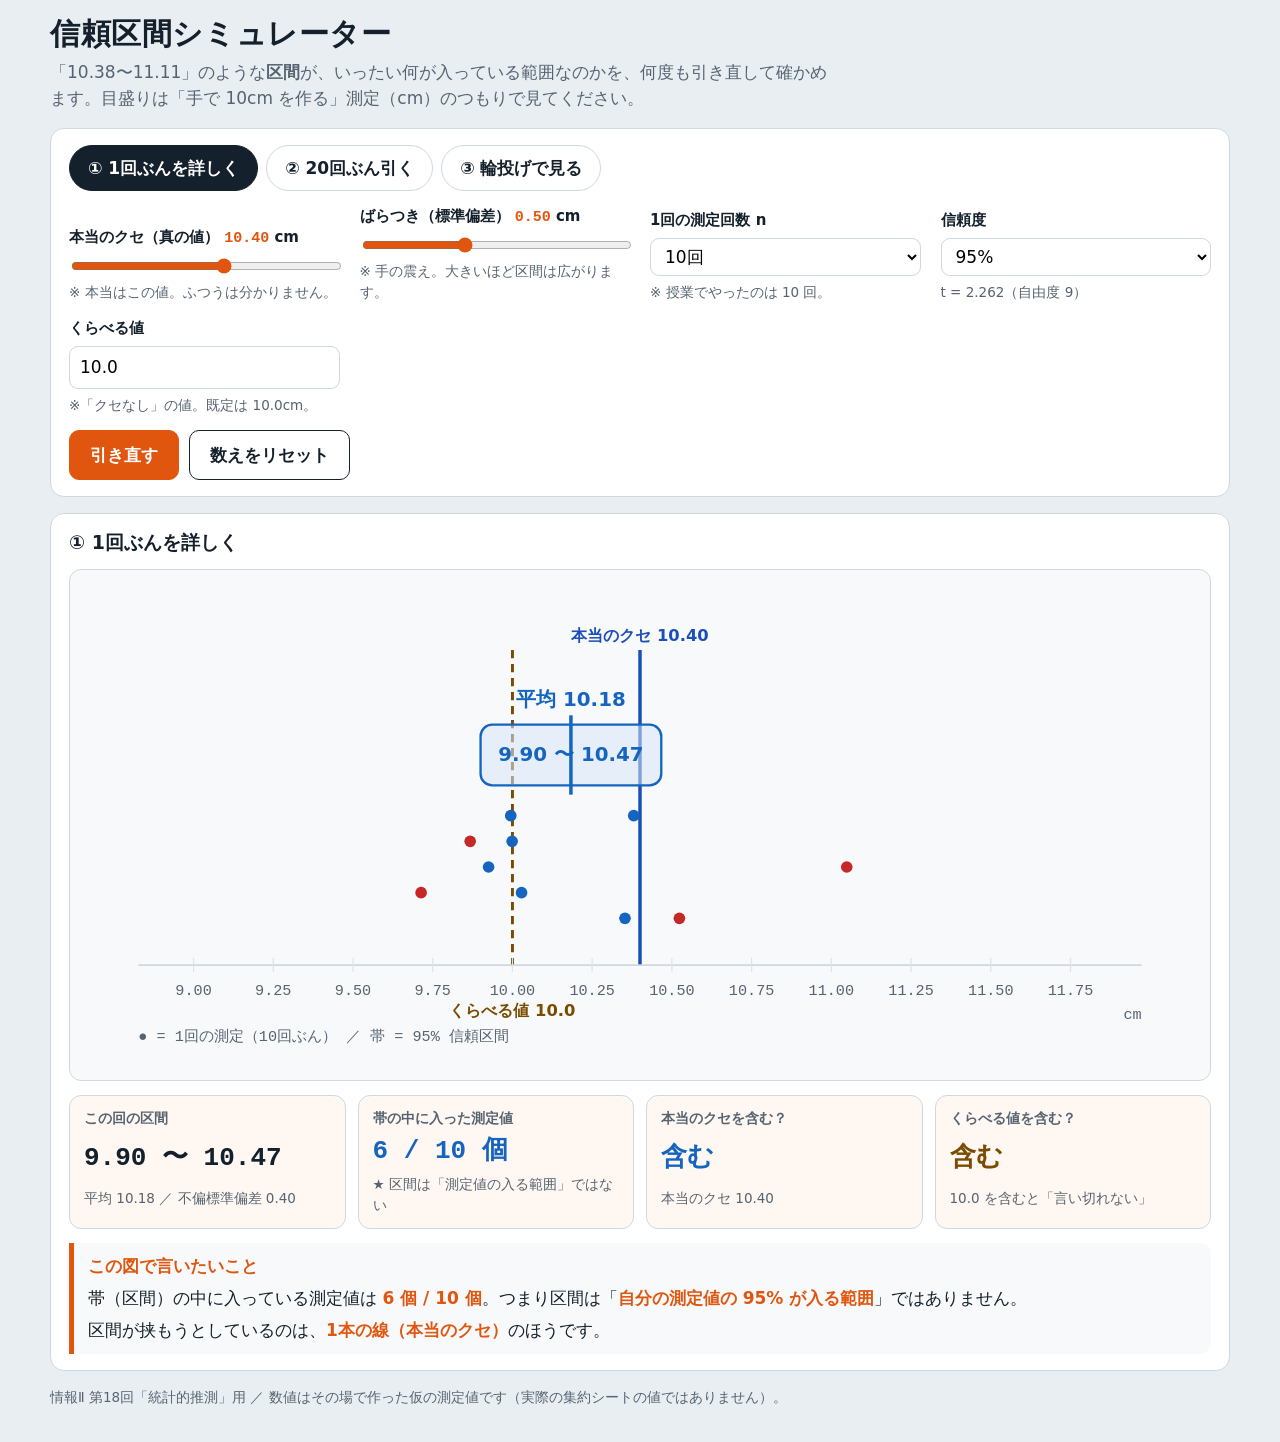
<file: interval/index.html>
<!doctype html>
<html lang="ja">
<head>
<meta charset="utf-8">
<meta name="viewport" content="width=device-width, initial-scale=1">
<title>信頼区間シミュレーター</title>
<meta name="description" content="区間推定の「区間」が何を意味するのかを、何度も引き直して確かめる教材。">
<style>
:root{
  color-scheme: light;
  --ground:#E9EEF3;
  --panel:#FFFFFF;
  --plot:#F7F9FB;
  --chip:#FFF7F1;
  --ink:#14202B;
  --muted:#566472;
  --rule:#CFD8E1;
  --grid:#DCE3EA;
  --hit:#1565C0;
  --hit-soft:#D7E5F7;
  --miss:#C62828;
  --miss-soft:#F7D9D9;
  --truth:#1B4FB8;
  --compare:#7A4B00;
  --digital:#E0560E;
  --ok:#2E7D32;
  --focus:#1B4FB8;
  --font:"BIZ UDPGothic","Hiragino Sans","Hiragino Kaku Gothic ProN","Yu Gothic UI","Meiryo",system-ui,sans-serif;
  --mono:"BIZ UDGothic","Consolas","Menlo",ui-monospace,monospace;
}
*{box-sizing:border-box}
[hidden]{display:none!important}
html{background:var(--ground)}
body{margin:0;background:var(--ground);color:var(--ink);font-family:var(--font);font-size:17px;line-height:1.55;padding-inline:16px;padding-block:14px 36px;-webkit-text-size-adjust:100%}
.wrap{max-width:1180px;margin-inline:auto;display:grid;gap:16px}
h1,h2{margin:0;line-height:1.3;text-wrap:balance}
h1{font-size:clamp(22px,2.4vw,30px);letter-spacing:.02em}
h2{font-size:19px}
p{margin:0}
button{font:inherit;color:inherit}
:focus-visible{outline:3px solid var(--focus);outline-offset:2px}

.masthead{display:grid;gap:6px}
.lead{color:var(--muted);max-width:46em}

.card{background:var(--panel);border:1px solid var(--rule);border-radius:14px;padding:16px 18px;display:grid;gap:14px}

/* モード切り替え */
.modes{display:flex;flex-wrap:wrap;gap:8px}
.mode{border:1.5px solid var(--rule);background:var(--panel);border-radius:999px;padding:9px 18px;font-weight:700;cursor:pointer}
.mode[aria-pressed="true"]{background:var(--ink);border-color:var(--ink);color:#fff}

/* 設定 */
.controls{display:grid;grid-template-columns:repeat(auto-fit,minmax(215px,1fr));gap:14px 20px;align-items:end}
.ctrl{display:grid;gap:6px}
.ctrl label{font-weight:700;font-size:15px}
.ctrl .val{font-family:var(--mono);color:var(--digital);font-weight:700}
input[type=range]{width:100%;accent-color:var(--digital)}
select,input[type=number]{font:inherit;padding:7px 10px;border:1.5px solid var(--rule);border-radius:9px;background:var(--panel);min-width:7em}
.hint{font-size:13.5px;color:var(--muted)}

.actions{display:flex;flex-wrap:wrap;gap:10px}
.btn{display:inline-flex;align-items:center;gap:6px;border:1.5px solid var(--ink);background:var(--panel);border-radius:10px;padding:11px 20px;font-weight:700;cursor:pointer}
.btn.primary{background:var(--digital);border-color:var(--digital);color:#fff}
.btn:hover{filter:brightness(.96)}

/* 図 */
.plot{background:var(--plot);border:1px solid var(--rule);border-radius:12px;padding:10px}
svg{display:block;width:100%;height:auto}
.axis-line{stroke:var(--rule);stroke-width:1.5}
.tick{stroke:var(--grid);stroke-width:1}
.tick-label{fill:var(--muted);font-size:13px;font-family:var(--mono)}
.truth-line{stroke:var(--truth);stroke-width:3}
.compare-line{stroke:var(--compare);stroke-width:2.5;stroke-dasharray:7 5}
.line-label{font-size:14px;font-weight:700}
.bar{stroke-width:7;stroke-linecap:round}
.bar.hit{stroke:var(--hit)}
.bar.miss{stroke:var(--miss)}
.cap{stroke-width:2.5}
.cap.hit{stroke:var(--hit)}
.cap.miss{stroke:var(--miss)}
.mean-dot{r:4.5}
.mean-dot.hit{fill:var(--hit)}
.mean-dot.miss{fill:var(--miss)}
.pt{fill:#41556A;r:5}
.pt.inside{fill:var(--hit)}
.pt.outside{fill:var(--miss)}
.band{fill:var(--hit-soft);stroke:var(--hit);stroke-width:2}
.ring{fill:none;stroke:var(--hit);stroke-width:4}
.ring.miss{stroke:var(--miss)}
.peg{stroke:var(--truth);stroke-width:6;stroke-linecap:round}

/* 結果 */
.stats{display:grid;grid-template-columns:repeat(auto-fit,minmax(210px,1fr));gap:12px}
.stat{background:var(--chip);border:1px solid var(--rule);border-radius:12px;padding:12px 14px;display:grid;gap:2px}
.stat .k{font-size:14px;color:var(--muted);font-weight:700}
.stat .v{font-size:26px;font-weight:700;font-family:var(--mono);font-variant-numeric:tabular-nums}
.stat .s{font-size:13.5px;color:var(--muted)}
.stat.hit .v{color:var(--hit)}
.stat.miss .v{color:var(--miss)}
.stat.compare .v{color:var(--compare)}

.note{border-left:5px solid var(--digital);background:var(--plot);border-radius:0 10px 10px 0;padding:10px 14px;display:grid;gap:6px}
.note b{color:var(--digital)}
ul.plain{margin:0;padding-left:1.2em;display:grid;gap:4px}
footer{color:var(--muted);font-size:13.5px}
@media (max-width:640px){
  body{font-size:16px}
  .stat .v{font-size:22px}
}
</style>
</head>
<body>
<div class="wrap">

  <header class="masthead">
    <h1>信頼区間シミュレーター</h1>
    <p class="lead">「10.38〜11.11」のような<strong>区間</strong>が、いったい何が入っている範囲なのかを、何度も引き直して確かめます。目盛りは「手で 10cm を作る」測定（cm）のつもりで見てください。</p>
  </header>

  <section class="card" aria-label="見せ方の切り替え">
    <div class="modes" role="group" aria-label="見せ方">
      <button class="mode" type="button" id="m1" aria-pressed="true">① 1回ぶんを詳しく</button>
      <button class="mode" type="button" id="m2" aria-pressed="false">② 20回ぶん引く</button>
      <button class="mode" type="button" id="m3" aria-pressed="false">③ 輪投げで見る</button>
    </div>

    <div class="controls">
      <div class="ctrl">
        <label for="mu">本当のクセ（真の値） <span class="val" id="muV">10.40</span> cm</label>
        <input type="range" id="mu" min="9.60" max="11.00" step="0.05" value="10.40">
        <span class="hint">※ 本当はこの値。ふつうは分かりません。</span>
      </div>
      <div class="ctrl">
        <label for="sd">ばらつき（標準偏差） <span class="val" id="sdV">0.50</span> cm</label>
        <input type="range" id="sd" min="0.20" max="1.00" step="0.05" value="0.50">
        <span class="hint">※ 手の震え。大きいほど区間は広がります。</span>
      </div>
      <div class="ctrl">
        <label for="n">1回の測定回数 n</label>
        <select id="n">
          <option value="5">5回</option>
          <option value="10" selected>10回</option>
          <option value="20">20回</option>
          <option value="30">30回</option>
        </select>
        <span class="hint">※ 授業でやったのは 10 回。</span>
      </div>
      <div class="ctrl">
        <label for="conf">信頼度</label>
        <select id="conf">
          <option value="90">90%</option>
          <option value="95" selected>95%</option>
          <option value="99">99%</option>
        </select>
        <span class="hint" id="tHint">t = 2.262（自由度 9）</span>
      </div>
      <div class="ctrl">
        <label for="cmp">くらべる値</label>
        <input type="number" id="cmp" min="8" max="13" step="0.1" value="10.0">
        <span class="hint">※「クセなし」の値。既定は 10.0cm。</span>
      </div>
    </div>

    <div class="actions">
      <button class="btn primary" type="button" id="run">引き直す</button>
      <button class="btn" type="button" id="reset">数えをリセット</button>
    </div>
  </section>

  <section class="card" aria-label="図">
    <h2 id="plotTitle">① 1回ぶんを詳しく</h2>
    <div class="plot"><svg id="svg" viewBox="0 0 960 420" role="img" aria-labelledby="svgTitle"><title id="svgTitle">信頼区間の図</title></svg></div>
    <div class="stats" id="stats"></div>
    <div class="note" id="note"></div>
  </section>

  <footer>
    情報Ⅱ 第18回「統計的推測」用 ／ 数値はその場で作った仮の測定値です（実際の集約シートの値ではありません）。
  </footer>
</div>

<script>
(() => {
  'use strict';

  // 両側 t 値（自由度 = n-1。授業で使う n だけ持つ）
  const T = {
    4:  {90:2.132, 95:2.776, 99:4.604},
    9:  {90:1.833, 95:2.262, 99:3.250},
    19: {90:1.729, 95:2.093, 99:2.861},
    29: {90:1.699, 95:2.045, 99:2.756}
  };

  const $ = id => document.getElementById(id);
  const svg = $('svg');
  const NS = 'http://www.w3.org/2000/svg';
  const el = (tag, attrs = {}, text) => {
    const e = document.createElementNS(NS, tag);
    for (const k in attrs) e.setAttribute(k, attrs[k]);
    if (text != null) e.textContent = text;
    return e;
  };
  const fmt = (x, d = 2) => x.toFixed(d);

  let mode = 1;
  let trials = [];       // ②③用の20本
  let one = null;        // ①用の1回ぶん
  let tally = {runs: 0, hit: 0, cmpIn: 0};

  // 正規乱数（Box-Muller）
  function randn() {
    let u = 0, v = 0;
    while (u === 0) u = Math.random();
    while (v === 0) v = Math.random();
    return Math.sqrt(-2 * Math.log(u)) * Math.cos(2 * Math.PI * v);
  }

  function settings() {
    const n = +$('n').value;
    const conf = +$('conf').value;
    return {
      mu: +$('mu').value,
      sd: +$('sd').value,
      n, conf,
      t: T[n - 1][conf],
      cmp: +$('cmp').value
    };
  }

  // 1回ぶん＝n回測って、平均・不偏標準偏差・区間を出す
  function sample(s) {
    const xs = Array.from({length: s.n}, () => s.mu + s.sd * randn());
    const mean = xs.reduce((a, b) => a + b, 0) / s.n;
    const varUnbiased = xs.reduce((a, b) => a + (b - mean) ** 2, 0) / (s.n - 1);
    const sdU = Math.sqrt(varUnbiased);
    const half = s.t * sdU / Math.sqrt(s.n);
    return {xs, mean, sdU, half, lo: mean - half, hi: mean + half};
  }

  function draw() {
    const s = settings();
    svg.replaceChildren(el('title', {id: 'svgTitle'}, '信頼区間の図'));
    if (mode === 1) drawOne(s);
    else if (mode === 2) drawMany(s);
    else drawRings(s);
    renderStats(s);
    renderNote(s);
  }

  // x座標（cm → px）
  function scaler(s, pad = 70, w = 960) {
    const spread = Math.max(3 * s.sd, 4 * s.sd / Math.sqrt(s.n) + s.t * s.sd / Math.sqrt(s.n) * 1.4);
    let lo = Math.min(s.mu - spread, s.cmp - 0.3);
    let hi = Math.max(s.mu + spread, s.cmp + 0.3);
    const x = v => pad + (v - lo) / (hi - lo) * (w - pad * 2);
    return {x, lo, hi};
  }

  function axis(s, sc, y, w = 960) {
    const g = el('g');
    g.append(el('line', {x1: 50, y1: y, x2: w - 50, y2: y, class: 'axis-line'}));
    const step = (sc.hi - sc.lo) > 3 ? 0.5 : 0.25;
    const start = Math.ceil(sc.lo / step) * step;
    for (let v = start; v <= sc.hi + 1e-9; v += step) {
      g.append(el('line', {x1: sc.x(v), y1: y - 6, x2: sc.x(v), y2: y + 6, class: 'tick'}));
      g.append(el('text', {x: sc.x(v), y: y + 26, class: 'tick-label', 'text-anchor': 'middle'}, fmt(v, 2)));
    }
    g.append(el('text', {x: w - 50, y: y + 46, class: 'tick-label', 'text-anchor': 'end'}, 'cm'));
    return g;
  }

  function truthLines(s, sc, yTop, yBottom) {
    const g = el('g');
    g.append(el('line', {x1: sc.x(s.mu), y1: yTop, x2: sc.x(s.mu), y2: yBottom, class: 'truth-line'}));
    g.append(el('text', {x: sc.x(s.mu), y: yTop - 8, class: 'line-label', fill: 'var(--truth)', 'text-anchor': 'middle'},
      `本当のクセ ${fmt(s.mu)}`));
    g.append(el('line', {x1: sc.x(s.cmp), y1: yTop, x2: sc.x(s.cmp), y2: yBottom, class: 'compare-line'}));
    g.append(el('text', {x: sc.x(s.cmp), y: yBottom + 44, class: 'line-label', fill: 'var(--compare)', 'text-anchor': 'middle'},
      `くらべる値 ${fmt(s.cmp, 1)}`));
    return g;
  }

  // ① 1回ぶん＝点10個と帯
  function drawOne(s) {
    if (!one) one = sample(s);
    const d = one;
    const sc = scaler(s);
    const yAxis = 330, yBand = 150;
    svg.append(truthLines(s, sc, 60, yAxis));

    // 帯（信頼区間）
    svg.append(el('rect', {
      x: sc.x(d.lo), y: yBand - 26, width: Math.max(2, sc.x(d.hi) - sc.x(d.lo)), height: 52,
      rx: 10, class: 'band', 'fill-opacity': '.55'
    }));
    svg.append(el('text', {x: (sc.x(d.lo) + sc.x(d.hi)) / 2, y: yBand + 5, 'text-anchor': 'middle',
      'font-weight': '700', fill: 'var(--hit)'}, `${fmt(d.lo)} 〜 ${fmt(d.hi)}`));

    // 測定した点（縦に散らす）
    const inside = [];
    d.xs.forEach((v, i) => {
      const cy = yAxis - 40 - (i % 5) * 22;
      const isIn = v >= d.lo && v <= d.hi;
      if (isIn) inside.push(v);
      svg.append(el('circle', {cx: sc.x(v), cy, class: 'pt ' + (isIn ? 'inside' : 'outside')}));
    });
    one.insideCount = inside.length;

    // 平均
    svg.append(el('line', {x1: sc.x(d.mean), y1: yBand - 34, x2: sc.x(d.mean), y2: yBand + 34,
      stroke: 'var(--hit)', 'stroke-width': 3}));
    svg.append(el('text', {x: sc.x(d.mean), y: yBand - 42, 'text-anchor': 'middle', 'font-weight': '700',
      fill: 'var(--hit)'}, `平均 ${fmt(d.mean)}`));

    svg.append(axis(s, sc, yAxis));
    svg.append(el('text', {x: 50, y: 395, class: 'tick-label'},
      `● = 1回の測定（${s.n}回ぶん） ／ 帯 = ${s.conf}% 信頼区間`));
  }

  // ② 20本
  function drawMany(s) {
    if (!trials.length) trials = Array.from({length: 20}, () => sample(s));
    const sc = scaler(s);
    const top = 70, rowH = 13.5, yAxis = top + 20 * rowH + 18;
    svg.setAttribute('viewBox', `0 0 960 ${yAxis + 90}`);
    svg.append(truthLines(s, sc, top - 14, yAxis));

    trials.forEach((d, i) => {
      const y = top + i * rowH + 6;
      const hit = d.lo <= s.mu && s.mu <= d.hi;
      svg.append(el('line', {x1: sc.x(d.lo), y1: y, x2: sc.x(d.hi), y2: y, class: 'bar ' + (hit ? 'hit' : 'miss'),
        'stroke-opacity': hit ? '.55' : '.9'}));
      svg.append(el('circle', {cx: sc.x(d.mean), cy: y, class: 'mean-dot ' + (hit ? 'hit' : 'miss')}));
    });

    svg.append(axis(s, sc, yAxis));
    svg.append(el('text', {x: 50, y: yAxis + 66, class: 'tick-label'},
      '青 = 本当のクセを含む区間 ／ 赤 = 外した区間（●は、その回の平均）'));
  }

  // ③ 輪投げ
  function drawRings(s) {
    if (!trials.length) trials = Array.from({length: 20}, () => sample(s));
    const sc = scaler(s);
    const yAxis = 340, pegTop = 90;
    svg.setAttribute('viewBox', '0 0 960 430');

    // 杭＝本当のクセ
    svg.append(el('line', {x1: sc.x(s.mu), y1: pegTop, x2: sc.x(s.mu), y2: yAxis, class: 'peg'}));
    svg.append(el('text', {x: sc.x(s.mu), y: pegTop - 12, class: 'line-label', fill: 'var(--truth)',
      'text-anchor': 'middle'}, `杭＝本当のクセ ${fmt(s.mu)}`));

    // 輪＝区間（横長の楕円）
    trials.forEach((d, i) => {
      const hit = d.lo <= s.mu && s.mu <= d.hi;
      const cy = pegTop + 28 + i * 11.5;
      const rx = Math.max(6, (sc.x(d.hi) - sc.x(d.lo)) / 2);
      svg.append(el('ellipse', {cx: sc.x(d.mean), cy, rx, ry: 7.5,
        class: 'ring' + (hit ? '' : ' miss'), 'stroke-opacity': hit ? '.65' : '.9'}));
    });

    svg.append(axis(s, sc, yAxis));
    svg.append(el('text', {x: 50, y: 408, class: 'tick-label'},
      '杭は動かない。動くのは輪（区間）のほう。20回投げて、杭に入るのが何本か。'));
  }

  function renderStats(s) {
    const box = $('stats');
    box.replaceChildren();
    const add = (k, v, sub, cls) => {
      const d = document.createElement('div');
      d.className = 'stat' + (cls ? ' ' + cls : '');
      const a = document.createElement('div'); a.className = 'k'; a.textContent = k;
      const b = document.createElement('div'); b.className = 'v'; b.textContent = v;
      const c = document.createElement('div'); c.className = 's'; c.textContent = sub || '';
      d.append(a, b, c);
      box.append(d);
    };

    if (mode === 1 && one) {
      add('この回の区間', `${fmt(one.lo)} 〜 ${fmt(one.hi)}`, `平均 ${fmt(one.mean)} ／ 不偏標準偏差 ${fmt(one.sdU)}`);
      add('帯の中に入った測定値', `${one.insideCount} / ${s.n} 個`, '★ 区間は「測定値の入る範囲」ではない', 'hit');
      add('本当のクセを含む？', (one.lo <= s.mu && s.mu <= one.hi) ? '含む' : '外した',
        `本当のクセ ${fmt(s.mu)}`, (one.lo <= s.mu && s.mu <= one.hi) ? 'hit' : 'miss');
      add('くらべる値を含む？', (one.lo <= s.cmp && s.cmp <= one.hi) ? '含む' : '含まない',
        `${fmt(s.cmp, 1)} を含むと「言い切れない」`, 'compare');
    } else {
      const hit = trials.filter(d => d.lo <= s.mu && s.mu <= d.hi).length;
      const cmpIn = trials.filter(d => d.lo <= s.cmp && s.cmp <= d.hi).length;
      add('本当のクセを含んだ区間', `${hit} / 20 本`, `信頼度 ${s.conf}% なら 約${Math.round(s.conf / 5)} 本`, 'hit');
      add('外した区間', `${20 - hit} 本`, '★ 外すことも必ずある', 'miss');
      add('くらべる値を含んだ区間', `${cmpIn} / 20 本`, `${fmt(s.cmp, 1)} を含む＝「言い切れない」回`, 'compare');
      add('これまでの合計', tally.runs ? `${tally.hit} / ${tally.runs * 20} 本` : '—',
        tally.runs ? `${(tally.hit / (tally.runs * 20) * 100).toFixed(1)}%（引き直すほど信頼度に近づく）` : '「引き直す」を押すと増えます');
    }
  }

  function renderNote(s) {
    const box = $('note');
    box.replaceChildren();
    const p = (html) => { const e = document.createElement('p'); e.innerHTML = html; return e; };
    if (mode === 1) {
      box.append(
        p('<b>この図で言いたいこと</b>'),
        p(`帯（区間）の中に入っている測定値は <b>${one ? one.insideCount : '—'} 個 / ${s.n} 個</b>。つまり区間は「<b>自分の測定値の ${s.conf}% が入る範囲</b>」ではありません。`),
        p('区間が挟もうとしているのは、<b>1本の線（本当のクセ）</b>のほうです。')
      );
    } else if (mode === 2) {
      box.append(
        p('<b>この図で言いたいこと</b>'),
        p(`区間は毎回ちがう場所に出ます。動くのは<b>区間のほう</b>で、本当のクセ（青い線）は動きません。`),
        p(`${s.conf}% というのは「<b>同じやり方で何度もやったら、そのうち約 ${s.conf}% の区間が本当のクセを挟む</b>」という意味です。`),
        p(`くらべる値 ${fmt(s.cmp, 1)} を含んだ区間は、この20本のうち <b>${trials.filter(d => d.lo <= s.cmp && s.cmp <= d.hi).length} 本</b>。★ <b>含む＝クセが無い、ではありません</b>。「言い切れない」だけです。`)
      );
    } else {
      box.append(
        p('<b>この図で言いたいこと</b>'),
        p('杭（本当のクセ）は動きません。投げるたびに位置がちがうのは<b>輪（区間）</b>のほうです。'),
        p(`「95%」は<b>輪の側の成績</b>＝「投げれば約95%は杭に入る」。杭が動いているわけではありません。`)
      );
    }
  }

  function setMode(m) {
    mode = m;
    [1, 2, 3].forEach(i => $('m' + i).setAttribute('aria-pressed', String(i === m)));
    $('plotTitle').textContent = {1: '① 1回ぶんを詳しく', 2: '② 20回ぶん引く', 3: '③ 輪投げで見る'}[m];
    svg.setAttribute('viewBox', '0 0 960 420');
    draw();
  }

  function run() {
    const s = settings();
    one = sample(s);
    trials = Array.from({length: 20}, () => sample(s));
    if (mode !== 1) {
      tally.runs += 1;
      tally.hit += trials.filter(d => d.lo <= s.mu && s.mu <= d.hi).length;
    }
    draw();
  }

  function refresh() {
    const s = settings();
    $('muV').textContent = fmt(s.mu);
    $('sdV').textContent = fmt(s.sd);
    $('tHint').textContent = `t = ${s.t}（自由度 ${s.n - 1}）`;
    one = null; trials = [];
    draw();
  }

  ['mu', 'sd', 'n', 'conf', 'cmp'].forEach(id => {
    $(id).addEventListener('input', refresh);
    $(id).addEventListener('change', refresh);
  });
  $('run').addEventListener('click', run);
  $('reset').addEventListener('click', () => { tally = {runs: 0, hit: 0, cmpIn: 0}; refresh(); });
  [1, 2, 3].forEach(i => $('m' + i).addEventListener('click', () => setMode(i)));

  refresh();
})();
</script>
</body>
</html>
</file>
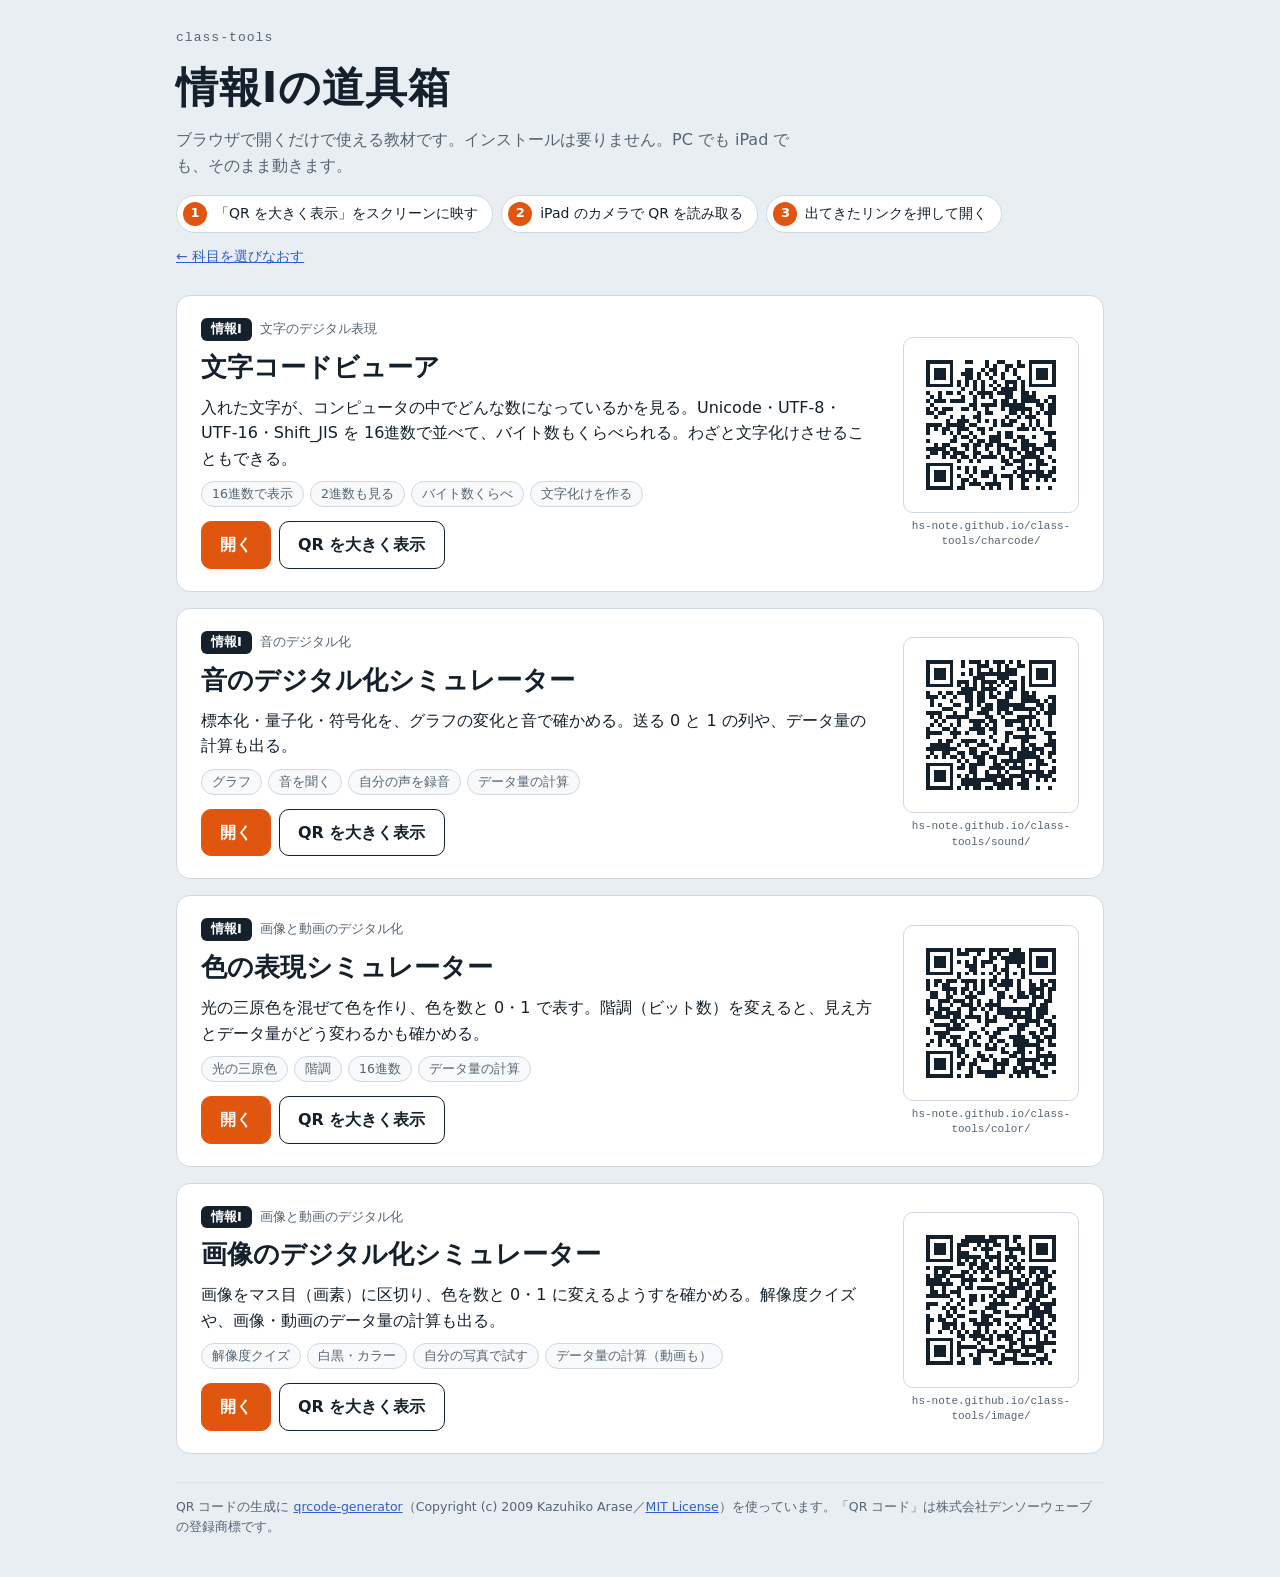
<file: joho1/index.html>
<!doctype html>
<html lang="ja">
<head>
<meta charset="utf-8">
<meta name="viewport" content="width=device-width, initial-scale=1, viewport-fit=cover">
<title>情報Ⅰの道具箱</title>
<meta name="description" content="情報Ⅰで使う教材。ブラウザで開くだけで、PCでもiPadでも使えます。">
<link rel="stylesheet" href="../lib/toolbox.css">
</head>
<body data-page="joho1">
<div class="wrap">
  <header class="masthead">
    <p class="eyebrow">class-tools</p>
    <h1>情報Ⅰの道具箱</h1>
    <p class="lead">ブラウザで開くだけで使える教材です。インストールは要りません。PC でも iPad でも、そのまま動きます。</p>
    <ol class="howto" aria-label="iPadで開く手順">
      <li><span class="n">1</span>「QR を大きく表示」をスクリーンに映す</li>
      <li><span class="n">2</span>iPad のカメラで QR を読み取る</li>
      <li><span class="n">3</span>出てきたリンクを押して開く</li>
    </ol>
    <p class="backlink"><a href="../">← 科目を選びなおす</a></p>
  </header>

  <main class="list" id="list" aria-label="教材の一覧">
    <noscript>
      <p><a href="../sound/">音のデジタル化シミュレーター</a></p>
      <p><a href="../color/">色の表現シミュレーター</a></p>
      <p><a href="../image/">画像のデジタル化シミュレーター</a></p>
    </noscript>
  </main>

  <footer>
    QR コードの生成に <a href="https://github.com/kazuhikoarase/qrcode-generator">qrcode-generator</a>（Copyright (c) 2009 Kazuhiko Arase／<a href="../lib/qrcode-generator/LICENSE">MIT License</a>）を使っています。「QR コード」は株式会社デンソーウェーブの登録商標です。
  </footer>
</div>

<div class="overlay" id="overlay" role="dialog" aria-modal="true" aria-labelledby="bigTitle" hidden>
  <button type="button" class="btn close" id="closeBig">閉じる</button>
  <div class="big">
    <p class="tag" id="bigTag"></p>
    <h2 id="bigTitle"></h2>
    <div class="qr-img" id="bigQr"></div>
    <p class="url" id="bigUrl"></p>
  </div>
</div>

<script src="../lib/qrcode-generator/qrcode.js"></script>
<script src="../lib/toolbox.js"></script>
</body>
</html>
</file>
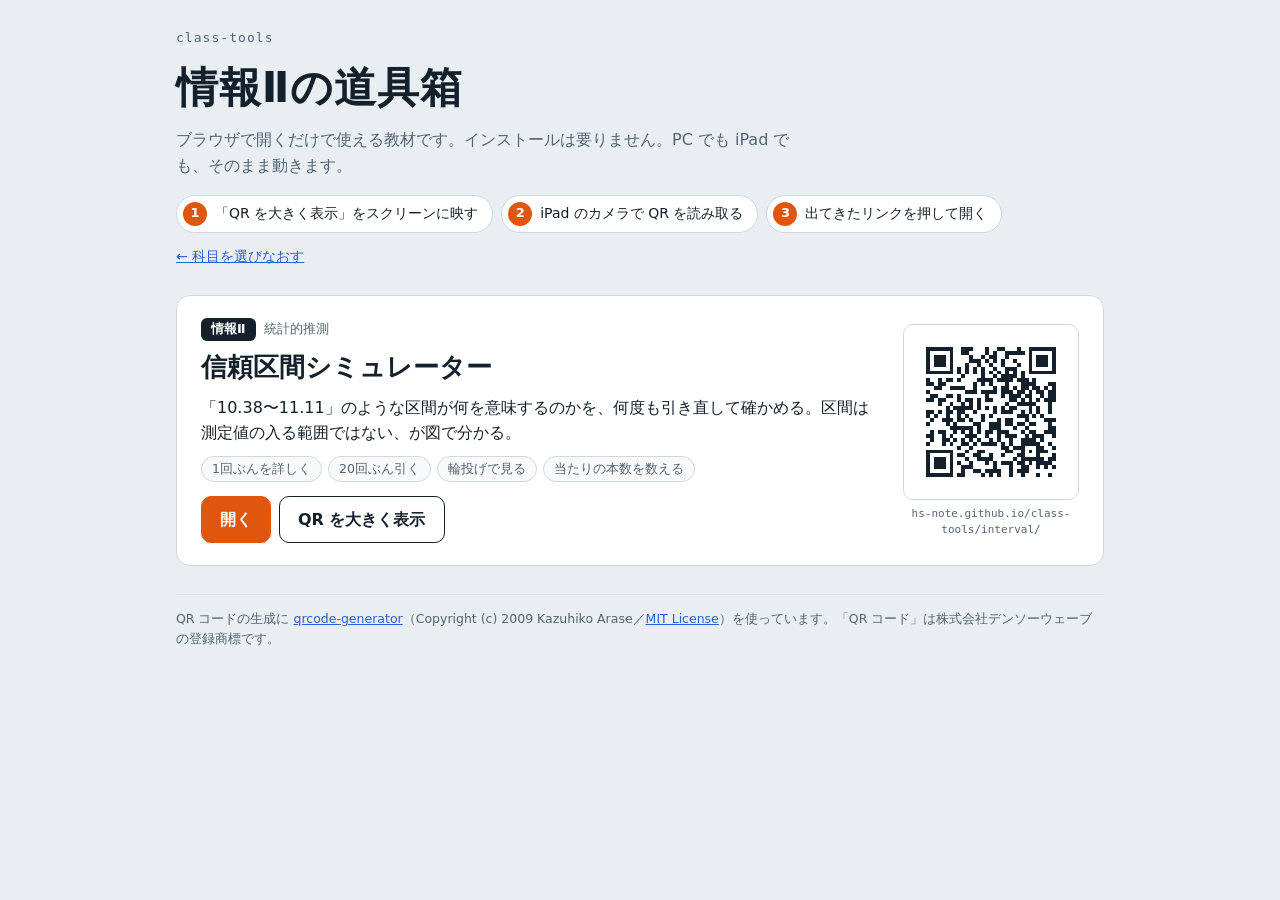
<file: joho2/index.html>
<!doctype html>
<html lang="ja">
<head>
<meta charset="utf-8">
<meta name="viewport" content="width=device-width, initial-scale=1, viewport-fit=cover">
<title>情報Ⅱの道具箱</title>
<meta name="description" content="情報Ⅱで使う教材。ブラウザで開くだけで、PCでもiPadでも使えます。">
<link rel="stylesheet" href="../lib/toolbox.css">
</head>
<body data-page="joho2">
<div class="wrap">
  <header class="masthead">
    <p class="eyebrow">class-tools</p>
    <h1>情報Ⅱの道具箱</h1>
    <p class="lead">ブラウザで開くだけで使える教材です。インストールは要りません。PC でも iPad でも、そのまま動きます。</p>
    <ol class="howto" aria-label="iPadで開く手順">
      <li><span class="n">1</span>「QR を大きく表示」をスクリーンに映す</li>
      <li><span class="n">2</span>iPad のカメラで QR を読み取る</li>
      <li><span class="n">3</span>出てきたリンクを押して開く</li>
    </ol>
    <p class="backlink"><a href="../">← 科目を選びなおす</a></p>
  </header>

  <main class="list" id="list" aria-label="教材の一覧">
    <noscript>
      <p><a href="../interval/">信頼区間シミュレーター</a></p>
    </noscript>
  </main>

  <footer>
    QR コードの生成に <a href="https://github.com/kazuhikoarase/qrcode-generator">qrcode-generator</a>（Copyright (c) 2009 Kazuhiko Arase／<a href="../lib/qrcode-generator/LICENSE">MIT License</a>）を使っています。「QR コード」は株式会社デンソーウェーブの登録商標です。
  </footer>
</div>

<div class="overlay" id="overlay" role="dialog" aria-modal="true" aria-labelledby="bigTitle" hidden>
  <button type="button" class="btn close" id="closeBig">閉じる</button>
  <div class="big">
    <p class="tag" id="bigTag"></p>
    <h2 id="bigTitle"></h2>
    <div class="qr-img" id="bigQr"></div>
    <p class="url" id="bigUrl"></p>
  </div>
</div>

<script src="../lib/qrcode-generator/qrcode.js"></script>
<script src="../lib/toolbox.js"></script>
</body>
</html>
</file>
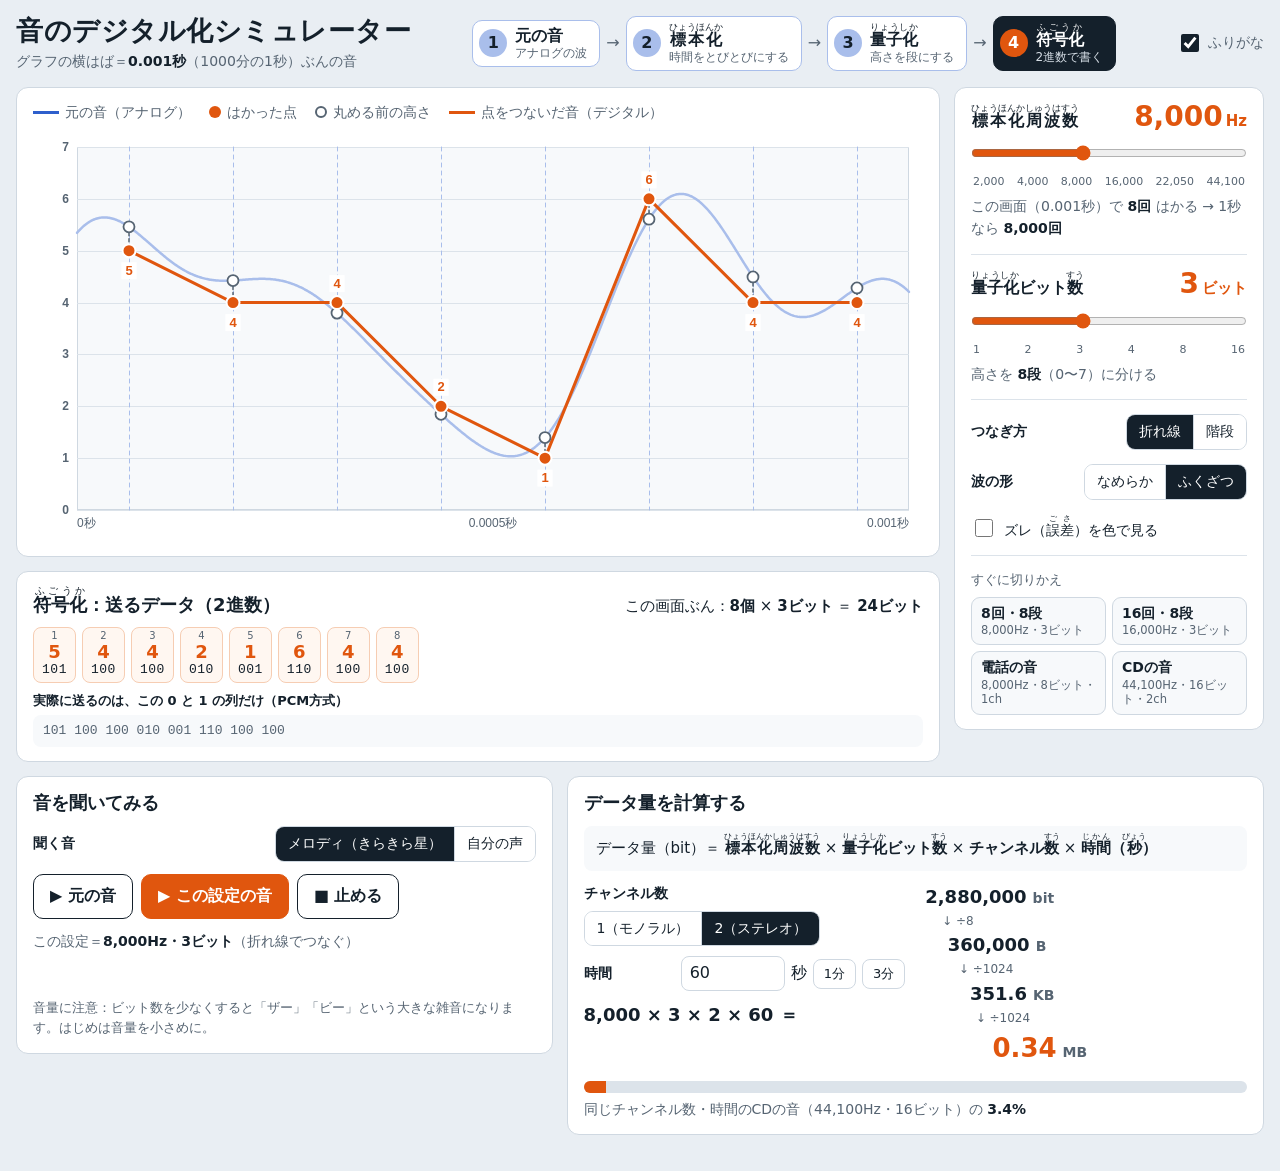
<file: sound/index.html>
<!doctype html>
<html lang="ja">
<head>
<meta charset="utf-8">
<meta name="viewport" content="width=device-width, initial-scale=1">
<title>音のデジタル化シミュレーター</title>
<style>
:root{
  color-scheme: light;
  --ground:#E9EEF3;
  --panel:#FFFFFF;
  --plot:#F7F9FB;
  --chip:#FFF7F1;
  --ink:#14202B;
  --muted:#566472;
  --rule:#CFD8E1;
  --grid:#DCE3EA;
  --analog:#2E5FCC;
  --analog-soft:#A9BEEB;
  --digital:#E0560E;
  --digital-soft:#F6CDB3;
  --err:rgba(224,86,14,.22);
  --rec:#B42318;
  --focus:#1B4FB8;
  --font:"BIZ UDPGothic","Hiragino Sans","Hiragino Kaku Gothic ProN","Yu Gothic UI","Meiryo",system-ui,sans-serif;
  --mono:"BIZ UDGothic","Consolas","Menlo",ui-monospace,monospace;
}
*{box-sizing:border-box}
[hidden]{display:none!important}
html{background:var(--ground)}
body{margin:0;background:var(--ground);color:var(--ink);font-family:var(--font);font-size:16px;line-height:1.55;padding-inline:16px;padding-block:14px 36px;-webkit-text-size-adjust:100%}
.wrap{max-width:1480px;margin-inline:auto;display:grid;gap:14px}
h1,h2{margin:0;line-height:1.3;text-wrap:balance}
h1{font-size:clamp(20px,2.1vw,28px);letter-spacing:.02em}
h2{font-size:18px}
p{margin:0}
rt{font-size:.55em;font-weight:400;letter-spacing:0}
.no-rt rt{display:none}
button{font:inherit;color:inherit}
:focus-visible{outline:3px solid var(--focus);outline-offset:2px}

/* 上の帯 */
.top{display:flex;flex-wrap:wrap;align-items:center;justify-content:space-between;gap:10px 20px}
.name{display:grid;gap:2px}
.sub{color:var(--muted);font-size:14px}
.sub b{color:var(--ink)}
.steps{display:flex;flex-wrap:wrap;align-items:center;gap:6px}
.step{display:flex;align-items:center;gap:8px;padding:5px 12px 5px 6px;border:1.5px solid var(--rule);border-radius:10px;background:var(--panel);cursor:pointer;text-align:left}
.step:hover{border-color:var(--ink)}
.step .num{display:grid;place-items:center;flex:none;width:28px;height:28px;border-radius:50%;background:var(--grid);font-weight:700;font-variant-numeric:tabular-nums}
.step .lbl{display:grid;line-height:1.25;font-weight:700}
.step small{font-size:12px;font-weight:400;color:var(--muted)}
.step.done{border-color:var(--analog-soft)}
.step.done .num{background:var(--analog-soft)}
.step[aria-pressed="true"]{border-color:var(--ink);background:var(--ink);color:#fff}
.step[aria-pressed="true"] .num{background:var(--digital);color:#fff}
.step[aria-pressed="true"] small{color:#D5DDE5}
.arrow{color:var(--muted)}
.furi{display:flex;align-items:center;gap:6px;font-size:14px;color:var(--muted);cursor:pointer}
.furi input{width:18px;height:18px;accent-color:var(--ink)}

/* 本体 */
.main{display:grid;grid-template-columns:minmax(0,1fr) 310px;grid-template-areas:"graph side" "code side";gap:14px;align-items:start}
.card{background:var(--panel);border:1px solid var(--rule);border-radius:12px;padding:14px 16px}
.stagecard{grid-area:graph;display:grid;gap:10px}
.legend{display:flex;flex-wrap:wrap;gap:4px 18px;font-size:14px;color:var(--muted)}
.key{display:inline-flex;align-items:center;gap:6px}
.key i{display:inline-block;flex:none}
.sw-line{width:26px;border-top:3.5px solid var(--analog)}
.sw-dig{width:26px;border-top:3.5px solid var(--digital)}
.sw-dot{width:12px;height:12px;border-radius:50%;background:var(--digital)}
.sw-ring{width:12px;height:12px;border-radius:50%;border:2px solid var(--muted);background:var(--panel)}
.canvas-box{width:100%}
canvas{display:block;width:100%}

.code{grid-area:code;display:grid;gap:8px}
.code-head{display:flex;flex-wrap:wrap;align-items:baseline;justify-content:space-between;gap:4px 16px}
.code-sum{font-size:15px}
.code-sum b{font-variant-numeric:tabular-nums}
.hint{color:var(--muted);font-size:14px}
.chips{display:flex;flex-wrap:wrap;gap:6px}
.chip{display:grid;justify-items:center;min-width:40px;padding:3px 8px 4px;border:1px solid var(--digital-soft);background:var(--chip);border-radius:8px;font-variant-numeric:tabular-nums}
.chip .i{font-size:10px;color:var(--muted);line-height:1}
.chip .d{font-size:18px;font-weight:700;line-height:1.2;color:var(--digital)}
.chip .bn{font-family:var(--mono);font-size:13px;letter-spacing:.04em;line-height:1.2}
.stream-box{display:grid;gap:4px}
.stream-lbl{font-size:13px;font-weight:700}
.stream{font-family:var(--mono);font-size:13px;color:var(--muted);word-break:break-all;max-height:5.8em;overflow:auto;background:var(--plot);border-radius:8px;padding:6px 10px}

/* 設定 */
.controls{grid-area:side;display:grid;gap:14px}
.ctl{display:grid;gap:6px}
.sep{border-top:1px solid var(--grid);padding-top:14px}
.ctl-head{display:flex;align-items:baseline;justify-content:space-between;gap:8px}
.ctl-name{font-weight:700}
.big{font-size:28px;font-weight:700;font-variant-numeric:tabular-nums;color:var(--digital);line-height:1.1;white-space:nowrap}
.big small{font-size:15px;margin-left:3px}
input[type=range]{width:100%;height:28px;margin:0;accent-color:var(--digital);cursor:pointer}
.ticks{display:flex;justify-content:space-between;font-size:11px;color:var(--muted);font-variant-numeric:tabular-nums;padding-inline:2px}
.note{font-size:14px;color:var(--muted)}
.note b{color:var(--ink);font-variant-numeric:tabular-nums}
.row{display:flex;flex-wrap:wrap;align-items:center;justify-content:space-between;gap:6px 10px}
.row > span,.row > label{font-size:14px;font-weight:700}
.seg{display:inline-flex;border:1.5px solid var(--rule);border-radius:9px;overflow:hidden}
.seg button{border:0;background:var(--panel);padding:6px 12px;cursor:pointer;font-size:14px}
.seg button + button{border-left:1.5px solid var(--rule)}
.seg button[aria-pressed="true"]{background:var(--ink);color:#fff}
.check{display:flex;align-items:center;gap:8px;font-size:14px;cursor:pointer}
.check input{width:18px;height:18px;accent-color:var(--digital)}
.check:has(input:disabled){opacity:.45;cursor:default}
.presets{display:grid;gap:6px}
.presets > span{font-size:13px;color:var(--muted)}
.preset-grid{display:grid;grid-template-columns:1fr 1fr;gap:6px}
.pbtn{display:grid;gap:1px;border:1.5px solid var(--rule);background:var(--plot);border-radius:9px;padding:7px 9px;cursor:pointer;text-align:left;line-height:1.25}
.pbtn:hover{border-color:var(--ink)}
.pbtn b{font-size:14px}
.pbtn small{font-size:11.5px;color:var(--muted);font-variant-numeric:tabular-nums}

/* 下段 */
.bottom{display:grid;grid-template-columns:minmax(0,1fr) minmax(0,1.3fr);gap:14px;align-items:start}
.audio,.data{display:grid;gap:12px}
.btns{display:flex;flex-wrap:wrap;gap:8px}
.btn{border:1.5px solid var(--ink);background:var(--panel);border-radius:10px;padding:9px 16px;font-weight:700;cursor:pointer}
.btn.primary{background:var(--digital);border-color:var(--digital);color:#fff}
.btn.rec{border-color:var(--rec);color:var(--rec)}
.btn:disabled{opacity:.5;cursor:default}
.rec-row{display:flex;flex-wrap:wrap;align-items:center;gap:8px 12px}
.status{font-size:14px;min-height:1.55em}
.caution{font-size:13px;color:var(--muted)}
.formula{font-size:15px;background:var(--plot);border-radius:8px;padding:8px 12px;line-height:1.9}
.data-grid{display:grid;grid-template-columns:minmax(0,1fr) minmax(0,1fr);gap:12px 20px;align-items:start}
.data-in{display:grid;gap:10px}
.sec-row{display:flex;flex-wrap:wrap;align-items:center;gap:6px;font-weight:400}
input[type=number]{width:6.5em;font:inherit;padding:4px 8px;border:1.5px solid var(--rule);border-radius:8px;background:var(--panel);color:var(--ink);font-variant-numeric:tabular-nums}
.mini{border:1.5px solid var(--rule);background:var(--panel);border-radius:8px;padding:4px 10px;cursor:pointer;font-size:13px}
.mini:hover{border-color:var(--ink)}
.expr{font-size:18px;font-weight:700;font-variant-numeric:tabular-nums}
.ladder{display:grid;gap:1px;font-variant-numeric:tabular-nums}
.rung{display:flex;align-items:baseline;gap:6px;flex-wrap:wrap}
.rung .v{font-size:18px;font-weight:700}
.rung .u{font-size:14px;font-weight:700;color:var(--muted)}
.op{font-size:12px;color:var(--muted)}
.l1{padding-left:1.4em}
.l2{padding-left:2.8em}
.l3{padding-left:4.2em}
.rung.final .v{font-size:26px;color:var(--digital)}
.cmp{display:grid;gap:6px}
.bar{height:12px;background:var(--grid);border-radius:6px;overflow:hidden}
.bar span{display:block;height:100%;width:0;background:var(--digital);transition:width .25s ease}

@media (max-width:900px){
  .main{grid-template-columns:minmax(0,1fr);grid-template-areas:"graph" "side" "code"}
  .bottom{grid-template-columns:minmax(0,1fr)}
}
@media (max-width:560px){
  .data-grid{grid-template-columns:minmax(0,1fr)}
  .big{font-size:22px}
  .arrow{display:none}
}
@media (prefers-reduced-motion:reduce){
  .bar span{transition:none}
}
</style>
</head>
<body>

<main class="wrap">
  <header class="top">
    <div class="name">
      <h1>音のデジタル化シミュレーター</h1>
      <p class="sub">グラフの横はば＝<b>0.001秒</b>（1000分の1秒）ぶんの音</p>
    </div>
    <nav class="steps" aria-label="表示する段階">
      <button type="button" class="step" data-stage="1"><span class="num">1</span><span class="lbl">元の音<small>アナログの波</small></span></button>
      <span class="arrow" aria-hidden="true">→</span>
      <button type="button" class="step" data-stage="2"><span class="num">2</span><span class="lbl"><ruby>標本化<rt>ひょうほんか</rt></ruby><small>時間をとびとびにする</small></span></button>
      <span class="arrow" aria-hidden="true">→</span>
      <button type="button" class="step" data-stage="3"><span class="num">3</span><span class="lbl"><ruby>量子化<rt>りょうしか</rt></ruby><small>高さを段にする</small></span></button>
      <span class="arrow" aria-hidden="true">→</span>
      <button type="button" class="step" data-stage="4"><span class="num">4</span><span class="lbl"><ruby>符号化<rt>ふごうか</rt></ruby><small>2進数で書く</small></span></button>
    </nav>
    <label class="furi"><input type="checkbox" id="furigana" checked>ふりがな</label>
  </header>

  <div class="main">
    <section class="card stagecard" aria-label="グラフ">
      <div class="legend">
        <span class="key"><i class="sw-line"></i>元の音（アナログ）</span>
        <span class="key"><i class="sw-dot"></i>はかった点</span>
        <span class="key"><i class="sw-ring"></i>丸める前の高さ</span>
        <span class="key"><i class="sw-dig"></i>点をつないだ音（デジタル）</span>
      </div>
      <div class="canvas-box" id="cvbox"><canvas id="cv" role="img" aria-label="音の波のグラフ"></canvas></div>
    </section>

    <section class="card controls" aria-label="設定">
      <div class="ctl">
        <div class="ctl-head">
          <span class="ctl-name"><ruby>標本化<rt>ひょうほんか</rt></ruby><ruby>周波数<rt>しゅうはすう</rt></ruby></span>
          <output class="big" id="fsOut" for="fs"></output>
        </div>
        <input type="range" id="fs" min="0" max="5" step="1" value="2" aria-label="標本化周波数">
        <div class="ticks" aria-hidden="true"><span>2,000</span><span>4,000</span><span>8,000</span><span>16,000</span><span>22,050</span><span>44,100</span></div>
        <p class="note" id="fsNote"></p>
      </div>
      <div class="ctl sep">
        <div class="ctl-head">
          <span class="ctl-name"><ruby>量子化<rt>りょうしか</rt></ruby>ビット<ruby>数<rt>すう</rt></ruby></span>
          <output class="big" id="bitsOut" for="bits"></output>
        </div>
        <input type="range" id="bits" min="0" max="5" step="1" value="2" aria-label="量子化ビット数">
        <div class="ticks" aria-hidden="true"><span>1</span><span>2</span><span>3</span><span>4</span><span>8</span><span>16</span></div>
        <p class="note" id="bitsNote"></p>
      </div>
      <div class="row sep"><span>つなぎ方</span><div class="seg"><button type="button" data-mode="line">折れ線</button><button type="button" data-mode="hold">階段</button></div></div>
      <div class="row"><span>波の形</span><div class="seg"><button type="button" data-wave="simple">なめらか</button><button type="button" data-wave="complex">ふくざつ</button></div></div>
      <label class="check"><input type="checkbox" id="showErr"><span>ズレ（<ruby>誤差<rt>ごさ</rt></ruby>）を色で見る</span></label>
      <div class="presets sep">
        <span>すぐに切りかえ</span>
        <div class="preset-grid">
          <button type="button" class="pbtn" data-preset="8000,3"><b>8回・8段</b><small>8,000Hz・3ビット</small></button>
          <button type="button" class="pbtn" data-preset="16000,3"><b>16回・8段</b><small>16,000Hz・3ビット</small></button>
          <button type="button" class="pbtn" data-preset="8000,8,1"><b>電話の音</b><small>8,000Hz・8ビット・1ch</small></button>
          <button type="button" class="pbtn" data-preset="44100,16,2"><b>CDの音</b><small>44,100Hz・16ビット・2ch</small></button>
        </div>
      </div>
    </section>

    <section class="card code" aria-label="送るデータ">
      <div class="code-head"><h2 id="codeTitle">送るデータ</h2><p class="code-sum" id="codeSum"></p></div>
      <p class="hint" id="codeHint"></p>
      <div class="chips" id="chips" hidden></div>
      <div class="stream-box" id="streamBox" hidden>
        <p class="stream-lbl">実際に送るのは、この 0 と 1 の列だけ（PCM方式）</p>
        <p class="stream" id="stream"></p>
      </div>
    </section>
  </div>

  <div class="bottom">
    <section class="card audio" aria-labelledby="audioTitle">
      <h2 id="audioTitle">音を聞いてみる</h2>
      <div class="row"><span>聞く音</span><div class="seg"><button type="button" data-src="melody">メロディ（きらきら星）</button><button type="button" data-src="voice">自分の声</button></div></div>
      <div class="rec-row" id="recRow" hidden>
        <button type="button" class="btn rec" id="recBtn">● 4秒 録音する</button>
        <p class="status" id="recStatus" aria-live="polite"></p>
      </div>
      <div class="btns">
        <button type="button" class="btn" id="playOrig">▶ 元の音</button>
        <button type="button" class="btn primary" id="playDigi">▶ この設定の音</button>
        <button type="button" class="btn" id="stopBtn">■ 止める</button>
      </div>
      <p class="note" id="audioSet"></p>
      <p class="status" id="audioStatus" aria-live="polite"></p>
      <p class="caution">音量に注意：ビット数を少なくすると「ザー」「ビー」という大きな雑音になります。はじめは音量を小さめに。</p>
    </section>

    <section class="card data" aria-labelledby="dataTitle">
      <h2 id="dataTitle">データ量を計算する</h2>
      <p class="formula">データ量（bit）＝ <b><ruby>標本化<rt>ひょうほんか</rt></ruby><ruby>周波数<rt>しゅうはすう</rt></ruby></b> × <b><ruby>量子化<rt>りょうしか</rt></ruby>ビット<ruby>数<rt>すう</rt></ruby></b> × <b>チャンネル<ruby>数<rt>すう</rt></ruby></b> × <b><ruby>時間<rt>じかん</rt></ruby>（<ruby>秒<rt>びょう</rt></ruby>）</b></p>
      <div class="data-grid">
        <div class="data-in">
          <div class="row"><span>チャンネル数</span><div class="seg"><button type="button" data-ch="1">1（モノラル）</button><button type="button" data-ch="2">2（ステレオ）</button></div></div>
          <div class="row"><label for="sec">時間</label><div class="sec-row"><input type="number" id="sec" min="1" max="36000" step="1" value="60"><span>秒</span><button type="button" class="mini" data-sec="60">1分</button><button type="button" class="mini" data-sec="180">3分</button></div></div>
          <p class="expr" id="expr"></p>
        </div>
        <div class="ladder" aria-label="単位の変換">
          <div class="rung"><span class="v" id="vBit"></span><span class="u">bit</span></div>
          <div class="op l1">↓ ÷8</div>
          <div class="rung l1"><span class="v" id="vB"></span><span class="u">B</span></div>
          <div class="op l2">↓ ÷1024</div>
          <div class="rung l2"><span class="v" id="vKB"></span><span class="u">KB</span></div>
          <div class="op l3">↓ ÷1024</div>
          <div class="rung l3 final"><span class="v" id="vMB"></span><span class="u">MB</span></div>
        </div>
      </div>
      <div class="cmp"><div class="bar"><span id="barFill"></span></div><p class="note" id="cmpText"></p></div>
    </section>
  </div>
</main>

<script>
(() => {
  const FS = [2000, 4000, 8000, 16000, 22050, 44100];
  const BITS = [1, 2, 3, 4, 8, 16];
  const S = { fsI: 2, bI: 2, stage: 4, mode: 'line', wave: 'complex', err: false, ch: 2, sec: 60, src: 'melody' };
  const FONT = '"BIZ UDPGothic","Hiragino Sans","Yu Gothic UI","Meiryo",sans-serif';
  const $ = id => document.getElementById(id);
  const nf = new Intl.NumberFormat('ja-JP');

  function fmtN(x) {
    if (Number.isInteger(x)) return nf.format(x);
    const d = x >= 10 ? 1 : x >= 0.01 ? 2 : 4;
    return new Intl.NumberFormat('ja-JP', { maximumFractionDigits: d }).format(x);
  }
  function fmtPct(p) {
    const d = p >= 10 ? 0 : p >= 1 ? 1 : 2;
    return new Intl.NumberFormat('ja-JP', { maximumFractionDigits: d }).format(p);
  }

  const cssv = n => getComputedStyle(document.documentElement).getPropertyValue(n).trim();
  const C = {
    analog: cssv('--analog'), analogSoft: cssv('--analog-soft'), digital: cssv('--digital'),
    plot: cssv('--plot'), grid: cssv('--grid'), rule: cssv('--rule'), muted: cssv('--muted'),
    panel: cssv('--panel'), err: cssv('--err')
  };

  // ---- 波とサンプル ----
  function waveAt(u) {
    if (S.wave === 'simple') return 0.85 * Math.sin(2 * Math.PI * 1.5 * u + 0.25);
    return 0.55 * Math.sin(2 * Math.PI * 1.5 * u + 0.3)
         + 0.28 * Math.sin(2 * Math.PI * 3 * u + 1.2)
         + 0.12 * Math.sin(2 * Math.PI * 4 * u + 2.1);
  }
  function sampleSet() {
    const fs = FS[S.fsI], L = 2 ** BITS[S.bI], step = 1000 / fs, out = [];
    for (let k = 0; ; k++) {
      const u = (k + 0.5) * step;
      if (u >= 1) break;
      const y = waveAt(u);
      let q = Math.round((y + 1) / 2 * (L - 1));
      q = Math.max(0, Math.min(L - 1, q));
      out.push({ u, y, q, yq: q / (L - 1) * 2 - 1 });
    }
    return out;
  }

  // ---- グラフ ----
  const cv = $('cv'), box = $('cvbox');
  function draw() {
    const w = Math.max(280, Math.floor(box.clientWidth));
    const h = Math.round(Math.max(250, Math.min(520, w * 0.46, window.innerHeight * 0.58)));
    const dpr = Math.min(3, window.devicePixelRatio || 1);
    cv.width = Math.round(w * dpr); cv.height = Math.round(h * dpr);
    cv.style.height = h + 'px';
    const g = cv.getContext('2d');
    g.setTransform(dpr, 0, 0, dpr, 0, 0);
    g.clearRect(0, 0, w, h);

    const fs = FS[S.fsI], bits = BITS[S.bI], L = 2 ** bits, pts = sampleSet(), n = pts.length, step = 1000 / fs;
    const m = { l: 44, r: 14, t: 14, b: 32 };
    const pw = w - m.l - m.r, ph = h - m.t - m.b;
    const X = u => m.l + u * pw, Y = v => m.t + (1 - (v + 1) / 2) * ph;

    g.fillStyle = C.plot; g.fillRect(m.l, m.t, pw, ph);
    g.strokeStyle = C.rule; g.lineWidth = 1; g.strokeRect(m.l + 0.5, m.t + 0.5, pw - 1, ph - 1);

    g.fillStyle = C.muted; g.font = `12px ${FONT}`; g.textBaseline = 'top';
    g.textAlign = 'left'; g.fillText('0秒', m.l, m.t + ph + 8);
    g.textAlign = 'center'; g.fillText('0.0005秒', m.l + pw / 2, m.t + ph + 8);
    g.textAlign = 'right'; g.fillText('0.001秒', m.l + pw, m.t + ph + 8);

    if (S.stage < 3) {
      g.strokeStyle = C.grid; g.beginPath();
      g.moveTo(m.l, Math.round(Y(0)) + 0.5); g.lineTo(m.l + pw, Math.round(Y(0)) + 0.5); g.stroke();
    } else if (L <= 32) {
      g.lineWidth = 1;
      for (let q = 0; q < L; q++) {
        const yy = Math.round(Y(q / (L - 1) * 2 - 1)) + 0.5;
        g.strokeStyle = C.grid; g.beginPath(); g.moveTo(m.l, yy); g.lineTo(m.l + pw, yy); g.stroke();
        if (L <= 16) {
          g.fillStyle = C.muted; g.textAlign = 'right'; g.textBaseline = 'middle'; g.font = `bold 12px ${FONT}`;
          g.fillText(String(q), m.l - 8, yy);
        }
      }
      if (L > 16) {
        g.save(); g.translate(14, m.t + ph / 2); g.rotate(-Math.PI / 2);
        g.fillStyle = C.muted; g.textAlign = 'center'; g.textBaseline = 'middle'; g.font = `12px ${FONT}`;
        g.fillText(`${L}段`, 0, 0); g.restore();
      }
    } else {
      g.fillStyle = C.muted; g.textAlign = 'right'; g.textBaseline = 'top'; g.font = `12px ${FONT}`;
      g.fillText(`${nf.format(L)}段は細かすぎるので、段の線は省略`, m.l + pw - 8, m.t + 8);
    }

    const recon = u => {
      if (!n) return null;
      if (S.mode === 'hold') {
        const k = Math.max(0, Math.min(n - 1, Math.floor(u / step)));
        return pts[k].yq;
      }
      if (n === 1) return pts[0].yq;
      if (u < pts[0].u || u > pts[n - 1].u) return null;
      const k = Math.max(0, Math.min(n - 2, Math.floor(u / step - 0.5)));
      const a = pts[k], b = pts[k + 1];
      return a.yq + (b.yq - a.yq) * ((u - a.u) / (b.u - a.u));
    };

    if (S.stage >= 3 && S.err) {
      g.fillStyle = C.err;
      for (let px = 0; px < pw; px++) {
        const u = (px + 0.5) / pw, r = recon(u);
        if (r === null) continue;
        const y1 = Y(waveAt(u)), y2 = Y(r);
        g.fillRect(m.l + px, Math.min(y1, y2), 1, Math.abs(y1 - y2));
      }
    }

    g.lineJoin = 'round'; g.lineCap = 'round';
    g.strokeStyle = S.stage >= 3 ? C.analogSoft : C.analog;
    g.lineWidth = S.stage >= 3 ? 2.5 : 3.5;
    g.beginPath();
    for (let px = 0; px <= pw; px++) {
      const yy = Y(waveAt(px / pw));
      if (px === 0) g.moveTo(m.l, yy); else g.lineTo(m.l + px, yy);
    }
    g.stroke();

    const gap = pw / Math.max(1, n);
    if (S.stage >= 2 && gap >= 6) {
      g.strokeStyle = C.analogSoft; g.lineWidth = 1; g.setLineDash(gap >= 14 ? [4, 4] : []);
      for (const p of pts) {
        const xx = Math.round(X(p.u)) + 0.5;
        g.beginPath(); g.moveTo(xx, m.t); g.lineTo(xx, m.t + ph); g.stroke();
      }
      g.setLineDash([]);
    }

    if (S.stage >= 3) {
      g.strokeStyle = C.digital; g.lineWidth = 3; g.beginPath();
      if (S.mode === 'hold') {
        pts.forEach((p, k) => {
          const x0 = X(k * step), x1 = X(Math.min(1, (k + 1) * step)), yy = Y(p.yq);
          if (k === 0) g.moveTo(x0, yy); else g.lineTo(x0, yy);
          g.lineTo(x1, yy);
        });
      } else {
        pts.forEach((p, k) => { const xx = X(p.u), yy = Y(p.yq); if (k === 0) g.moveTo(xx, yy); else g.lineTo(xx, yy); });
      }
      g.stroke();
    }

    if (S.stage >= 2) {
      const r = gap >= 40 ? 6.5 : gap >= 22 ? 5 : 3.5;
      for (const p of pts) {
        const xx = X(p.u);
        if (S.stage === 2) {
          g.beginPath(); g.arc(xx, Y(p.y), r, 0, Math.PI * 2);
          g.fillStyle = C.digital; g.fill(); g.strokeStyle = C.panel; g.lineWidth = 2; g.stroke();
          continue;
        }
        const ya = Y(p.y), yq = Y(p.yq);
        if (Math.abs(ya - yq) >= 1) {
          if (Math.abs(ya - yq) > r * 2) {
            g.strokeStyle = C.muted; g.lineWidth = 1.5; g.setLineDash([3, 3]);
            g.beginPath(); g.moveTo(xx, ya); g.lineTo(xx, yq); g.stroke(); g.setLineDash([]);
          }
          g.beginPath(); g.arc(xx, ya, Math.max(2.5, r - 1), 0, Math.PI * 2);
          g.fillStyle = C.panel; g.fill(); g.strokeStyle = C.muted; g.lineWidth = 1.8; g.stroke();
        }
        g.beginPath(); g.arc(xx, yq, r, 0, Math.PI * 2);
        g.fillStyle = C.digital; g.fill(); g.strokeStyle = C.panel; g.lineWidth = 2; g.stroke();
      }

      if (S.stage >= 3) {
        g.font = `bold 13px ${FONT}`;
        const maxW = g.measureText(String(L - 1)).width + 8;
        if (gap >= Math.max(30, maxW + 6)) {
          g.textAlign = 'center';
          for (const p of pts) {
            const xx = X(p.u), ya = Y(p.y), yq = Y(p.yq), t = String(p.q);
            const tw = g.measureText(t).width + 8;
            // 丸める前の白丸と反対側に札を置く（端にぶつかるときは逆へ）
            const above = Math.abs(ya - yq) < 1 ? p.yq < 0.6 : ya > yq;
            let top = above ? yq - r - 21 : yq + r + 5;
            if (top < m.t + 2) top = yq + r + 5;
            else if (top + 17 > m.t + ph - 2) top = yq - r - 21;
            g.fillStyle = C.panel; g.fillRect(xx - tw / 2, top, tw, 17);
            g.fillStyle = C.digital; g.textBaseline = 'middle'; g.fillText(t, xx, top + 9);
          }
        }
      }
    }
  }

  // ---- 送るデータ ----
  function renderCode(pts, bits) {
    const chips = $('chips'), hint = $('codeHint'), sum = $('codeSum'), title = $('codeTitle'), sb = $('streamBox');
    if (S.stage < 3) {
      title.textContent = '送るデータ';
      hint.hidden = false; chips.hidden = true; sb.hidden = true; sum.textContent = '';
      hint.textContent = '「3 量子化」で段の番号、「4 符号化」で送る 0 と 1 が出ます。';
      return;
    }
    hint.hidden = true; chips.hidden = false;
    const frag = document.createDocumentFragment();
    pts.forEach((p, k) => {
      const d = document.createElement('div');
      d.className = 'chip';
      d.innerHTML = `<span class="i">${k + 1}</span><span class="d">${p.q}</span>`
        + (S.stage >= 4 ? `<span class="bn">${p.q.toString(2).padStart(bits, '0')}</span>` : '');
      frag.appendChild(d);
    });
    chips.replaceChildren(frag);
    if (S.stage >= 4) {
      title.innerHTML = '<ruby>符号化<rt>ふごうか</rt></ruby>：送るデータ（2進数）';
      sb.hidden = false;
      $('stream').textContent = pts.map(p => p.q.toString(2).padStart(bits, '0')).join(' ');
      sum.innerHTML = `この画面ぶん：<b>${pts.length}個</b> × <b>${bits}ビット</b> ＝ <b>${nf.format(pts.length * bits)}ビット</b>`;
    } else {
      title.innerHTML = '<ruby>量子化<rt>りょうしか</rt></ruby>：段の番号';
      sb.hidden = true;
      sum.innerHTML = `この画面ぶん：<b>${pts.length}個</b>の数`;
    }
  }

  // ---- データ量 ----
  function renderData(fs, bits) {
    const bit = fs * bits * S.ch * S.sec, B = bit / 8, KB = B / 1024, MB = KB / 1024;
    $('expr').textContent = `${nf.format(fs)} × ${bits} × ${S.ch} × ${nf.format(S.sec)} ＝`;
    $('vBit').textContent = fmtN(bit);
    $('vB').textContent = fmtN(B);
    $('vKB').textContent = fmtN(KB);
    $('vMB').textContent = fmtN(MB);
    const ratio = (fs * bits) / (44100 * 16);
    $('barFill').style.width = Math.max(0.6, Math.min(100, ratio * 100)) + '%';
    $('cmpText').innerHTML = ratio >= 0.9995
      ? '同じチャンネル数・時間の<b>CDの音（44,100Hz・16ビット）と同じ</b>データ量'
      : `同じチャンネル数・時間のCDの音（44,100Hz・16ビット）の <b>${fmtPct(ratio * 100)}%</b>`;
  }

  // ---- 全体の更新 ----
  function pressed(sel, key, val) {
    document.querySelectorAll(sel).forEach(b => b.setAttribute('aria-pressed', String(b.dataset[key] === String(val))));
  }
  function update() {
    const fs = FS[S.fsI], bits = BITS[S.bI], L = 2 ** bits, pts = sampleSet();
    $('fs').value = S.fsI; $('bits').value = S.bI;
    $('fs').setAttribute('aria-valuetext', `${fs}ヘルツ`);
    $('bits').setAttribute('aria-valuetext', `${bits}ビット`);
    $('fsOut').innerHTML = `${nf.format(fs)}<small>Hz</small>`;
    $('bitsOut').innerHTML = `${bits}<small>ビット</small>`;
    $('fsNote').innerHTML = `この画面（0.001秒）で <b>${pts.length}回</b> はかる → 1秒なら <b>${nf.format(fs)}回</b>`;
    $('bitsNote').innerHTML = `高さを <b>${nf.format(L)}段</b>（0〜${nf.format(L - 1)}）に分ける`;
    document.querySelectorAll('.step').forEach(b => {
      const s = Number(b.dataset.stage);
      b.setAttribute('aria-pressed', String(s === S.stage));
      b.classList.toggle('done', s < S.stage);
    });
    pressed('[data-mode]', 'mode', S.mode);
    pressed('[data-wave]', 'wave', S.wave);
    pressed('[data-ch]', 'ch', S.ch);
    pressed('[data-src]', 'src', S.src);
    $('showErr').checked = S.err;
    $('showErr').disabled = S.stage < 3;
    $('sec').value = S.sec;
    $('recRow').hidden = S.src !== 'voice';
    $('audioSet').innerHTML = `この設定＝<b>${nf.format(fs)}Hz・${bits}ビット</b>（${S.mode === 'hold' ? '階段' : '折れ線'}でつなぐ）`;
    cv.setAttribute('aria-label', `${nf.format(fs)}Hz・${bits}ビット：元の波を${pts.length}回はかり、${nf.format(L)}段に丸めたグラフ`);
    renderCode(pts, bits);
    renderData(fs, bits);
    draw();
  }

  $('fs').addEventListener('input', e => { S.fsI = Number(e.target.value); update(); });
  $('bits').addEventListener('input', e => { S.bI = Number(e.target.value); update(); });
  document.querySelectorAll('.step').forEach(b => b.addEventListener('click', () => { S.stage = Number(b.dataset.stage); update(); }));
  document.querySelectorAll('[data-mode]').forEach(b => b.addEventListener('click', () => { S.mode = b.dataset.mode; update(); }));
  document.querySelectorAll('[data-wave]').forEach(b => b.addEventListener('click', () => { S.wave = b.dataset.wave; update(); }));
  document.querySelectorAll('[data-ch]').forEach(b => b.addEventListener('click', () => { S.ch = Number(b.dataset.ch); update(); }));
  document.querySelectorAll('[data-sec]').forEach(b => b.addEventListener('click', () => { S.sec = Number(b.dataset.sec); update(); }));
  document.querySelectorAll('[data-src]').forEach(b => b.addEventListener('click', () => { S.src = b.dataset.src; update(); }));
  document.querySelectorAll('[data-preset]').forEach(b => b.addEventListener('click', () => {
    const [fs, bits, ch] = b.dataset.preset.split(',').map(Number);
    S.fsI = FS.indexOf(fs); S.bI = BITS.indexOf(bits);
    if (ch) S.ch = ch;
    update();
  }));
  $('showErr').addEventListener('change', e => { S.err = e.target.checked; update(); });
  $('sec').addEventListener('change', e => {
    const v = Math.round(Number(e.target.value));
    if (Number.isFinite(v) && v >= 1 && v <= 36000) S.sec = v;
    update();
  });
  $('furigana').addEventListener('change', e => { document.body.classList.toggle('no-rt', !e.target.checked); });

  let lastW = 0;
  if ('ResizeObserver' in window) {
    new ResizeObserver(() => { const w = box.clientWidth; if (w !== lastW) { lastW = w; draw(); } }).observe(box);
  }
  window.addEventListener('resize', draw);

  // ---- 音 ----
  let actx = null, playing = null, melody = null, voice = null;
  const setAudio = msg => { $('audioStatus').textContent = msg; };
  const setRec = msg => { $('recStatus').textContent = msg; };

  function getCtx() {
    if (!actx) {
      const AC = window.AudioContext || window.webkitAudioContext;
      if (!AC) return null;
      actx = new AC();
    }
    if (actx.state === 'suspended') actx.resume();
    return actx;
  }
  function normalize(a, peak) {
    let mx = 0;
    for (let i = 0; i < a.length; i++) { const v = Math.abs(a[i]); if (v > mx) mx = v; }
    if (mx > 0) { const k = peak / mx; for (let i = 0; i < a.length; i++) a[i] *= k; }
    return mx;
  }
  function makeMelody(sr) {
    const notes = [[72,1],[72,1],[79,1],[79,1],[81,1],[81,1],[79,2],[77,1],[77,1],[76,1],[76,1],[74,1],[74,1],[72,2]];
    const beat = 0.3, lead = 0.05;
    let total = lead + 0.5;
    for (const [, d] of notes) total += d * beat;
    const out = new Float32Array(Math.ceil(total * sr));
    let t0 = lead;
    for (const [midi, d] of notes) {
      const f = 440 * Math.pow(2, (midi - 69) / 12), dur = d * beat * 0.92, ring = 0.35;
      const start = Math.floor(t0 * sr), len = Math.floor((dur + ring) * sr);
      const H = [];
      for (let h = 1; h <= 10; h++) if (f * h < sr * 0.45) H.push([2 * Math.PI * f * h / sr, 1 / Math.pow(h, 1.15)]);
      for (let i = 0; i < len && start + i < out.length; i++) {
        const t = i / sr;
        let env = Math.min(1, t / 0.006) * Math.exp(-t * 2.6);
        if (t > dur) env *= Math.exp(-(t - dur) * 14);
        let s = 0;
        for (const [wv, a] of H) s += a * Math.sin(wv * i);
        out[start + i] += env * s;
      }
      t0 += d * beat;
    }
    normalize(out, 0.8);
    return out;
  }
  function lowpass(x, sr, fc) {
    const w0 = 2 * Math.PI * fc / sr, alpha = Math.sin(w0) / (2 * Math.SQRT1_2), cw = Math.cos(w0), a0 = 1 + alpha;
    const b0 = (1 - cw) / 2 / a0, b1 = (1 - cw) / a0, b2 = b0, a1 = -2 * cw / a0, a2 = (1 - alpha) / a0;
    const y = new Float32Array(x.length);
    let x1 = 0, x2 = 0, y1 = 0, y2 = 0;
    for (let i = 0; i < x.length; i++) {
      const xi = x[i], yi = b0 * xi + b1 * x1 + b2 * x2 - a1 * y1 - a2 * y2;
      x2 = x1; x1 = xi; y2 = y1; y1 = yi; y[i] = yi;
    }
    return y;
  }
  function digitize(x, sr, fs, bits, mode) {
    let f = x;
    if (fs < sr) { const fc = fs * 0.45; f = lowpass(lowpass(x, sr, fc), sr, fc); }
    const n = Math.max(2, Math.floor(x.length * fs / sr)), L = Math.pow(2, bits), s = new Float32Array(n);
    for (let k = 0; k < n; k++) {
      const p = k * sr / fs, i = Math.floor(p), fr = p - i;
      const a = i < f.length ? f[i] : 0, b = i + 1 < f.length ? f[i + 1] : 0;
      const v = Math.max(-1, Math.min(1, a + (b - a) * fr));
      const q = Math.round((v + 1) / 2 * (L - 1));
      s[k] = q / (L - 1) * 2 - 1;
    }
    const y = new Float32Array(x.length);
    let sum = 0;
    for (let i = 0; i < y.length; i++) {
      const p = i * fs / sr, k = Math.min(n - 1, Math.floor(p)), fr = p - Math.floor(p);
      const a = s[k], b = s[Math.min(k + 1, n - 1)];
      y[i] = mode === 'hold' ? a : a + (b - a) * fr;
      sum += y[i];
    }
    const mean = sum / y.length, fade = Math.min(Math.floor(sr * 0.015), Math.floor(y.length / 2));
    for (let i = 0; i < y.length; i++) {
      let v = y[i] - mean;
      if (i < fade) v *= i / fade;
      else if (i > y.length - 1 - fade) v *= (y.length - 1 - i) / fade;
      y[i] = v;
    }
    let mx = 0;
    for (let i = 0; i < y.length; i++) { const v = Math.abs(y[i]); if (v > mx) mx = v; }
    if (mx > 0.8) normalize(y, 0.8);
    return y;
  }
  function getSource(ac) {
    if (S.src === 'voice') {
      if (!voice) { setAudio('先に「● 4秒 録音する」で声を録音してください。'); return null; }
      return voice;
    }
    if (!melody || melody.sr !== ac.sampleRate) melody = { sr: ac.sampleRate, data: makeMelody(ac.sampleRate) };
    return melody;
  }
  function stopAudio() {
    if (playing) { const p = playing; playing = null; try { p.stop(); } catch (e) {} }
  }
  function playData(ac, data, msg) {
    stopAudio();
    const buf = ac.createBuffer(1, data.length, ac.sampleRate);
    buf.getChannelData(0).set(data);
    const node = ac.createBufferSource(), gain = ac.createGain();
    node.buffer = buf; gain.gain.value = 0.55;
    node.connect(gain); gain.connect(ac.destination);
    node.onended = () => { if (playing === node) { playing = null; setAudio('再生が終わりました。'); } };
    node.start(); playing = node; setAudio(msg);
  }

  $('playOrig').addEventListener('click', () => {
    const ac = getCtx();
    if (!ac) { setAudio('このブラウザでは音を鳴らせません。'); return; }
    const src = getSource(ac); if (!src) return;
    playData(ac, src.data, '再生中：元の音');
  });
  $('playDigi').addEventListener('click', () => {
    const ac = getCtx();
    if (!ac) { setAudio('このブラウザでは音を鳴らせません。'); return; }
    const src = getSource(ac); if (!src) return;
    const fs = FS[S.fsI], bits = BITS[S.bI];
    playData(ac, digitize(src.data, ac.sampleRate, fs, bits, S.mode),
      `再生中：${nf.format(fs)}Hz・${bits}ビット（${S.mode === 'hold' ? '階段' : '折れ線'}）`);
  });
  $('stopBtn').addEventListener('click', () => { stopAudio(); setAudio('止めました。'); });

  $('recBtn').addEventListener('click', async () => {
    const ac = getCtx();
    if (!ac) { setRec('このブラウザでは録音できません。'); return; }
    if (!navigator.mediaDevices || !navigator.mediaDevices.getUserMedia || !window.MediaRecorder) {
      setRec('このブラウザ（またはこの開き方）では録音できません。'); return;
    }
    stopAudio();
    let stream;
    try { stream = await navigator.mediaDevices.getUserMedia({ audio: true }); }
    catch (e) { setRec('マイクが使えませんでした。ブラウザでマイクを「許可」したか、マイクがつながっているかを確認してください。'); return; }
    const rec = new MediaRecorder(stream), chunks = [];
    rec.ondataavailable = e => { if (e.data && e.data.size) chunks.push(e.data); };
    rec.onstop = async () => {
      stream.getTracks().forEach(t => t.stop());
      try {
        const ab = await new Blob(chunks, { type: rec.mimeType || 'audio/webm' }).arrayBuffer();
        const buf = await ac.decodeAudioData(ab);
        const len = buf.length, mono = new Float32Array(len);
        for (let c = 0; c < buf.numberOfChannels; c++) {
          const d = buf.getChannelData(c);
          for (let i = 0; i < len; i++) mono[i] += d[i] / buf.numberOfChannels;
        }
        const mx = normalize(mono, 0.8);
        if (mx < 0.003) { setRec('音がほとんど録れていません。マイクの音量を確認して、もう一度どうぞ。'); return; }
        voice = { sr: ac.sampleRate, data: mono };
        setRec('録音できました。▶ で聞きくらべてみよう。');
      } catch (e) {
        setRec('録音した音を読みこめませんでした。もう一度ためしてください。');
      } finally {
        $('recBtn').disabled = false;
      }
    };
    $('recBtn').disabled = true;
    rec.start();
    let left = 4;
    setRec(`録音中… あと${left}秒`);
    const timer = setInterval(() => {
      left--;
      if (left > 0) setRec(`録音中… あと${left}秒`);
      else { clearInterval(timer); if (rec.state !== 'inactive') rec.stop(); }
    }, 1000);
  });

  update();
})();
</script>

</body>
</html>
</file>
<file: lib/toolbox.css>
:root{
  color-scheme: light;
  --ground:#E9EEF3;
  --panel:#FFFFFF;
  --plot:#F7F9FB;
  --ink:#14202B;
  --muted:#566472;
  --rule:#CFD8E1;
  --grid:#DCE3EA;
  --analog:#2E5FCC;
  --digital:#E0560E;
  --focus:#1B4FB8;
  --font:"BIZ UDPGothic","Hiragino Sans","Hiragino Kaku Gothic ProN","Yu Gothic UI","Meiryo",system-ui,sans-serif;
  --mono:"BIZ UDGothic","Consolas","Menlo",ui-monospace,monospace;
}
*{box-sizing:border-box}
[hidden]{display:none!important}
html{background:var(--ground)}
body{margin:0;background:var(--ground);color:var(--ink);font-family:var(--font);font-size:16px;line-height:1.6;-webkit-text-size-adjust:100%}
.wrap{max-width:960px;margin-inline:auto;padding-inline:16px;padding-block:calc(28px + env(safe-area-inset-top,0px)) calc(40px + env(safe-area-inset-bottom,0px));display:grid;gap:28px}
h1,h2{margin:0;line-height:1.3;text-wrap:balance}
p{margin:0}
a{color:var(--analog)}
button{font:inherit;color:inherit}
:focus-visible{outline:3px solid var(--focus);outline-offset:2px}

/* 見出し */
.masthead{display:grid;gap:12px}
.eyebrow{font-family:var(--mono);font-size:13px;letter-spacing:.08em;color:var(--muted)}
h1{font-size:clamp(28px,4.2vw,42px);letter-spacing:.02em}
.lead{max-width:40em;color:var(--muted)}
.howto{list-style:none;margin:4px 0 0;padding:0;display:flex;flex-wrap:wrap;gap:8px}
.howto li{display:flex;align-items:center;gap:8px;padding:6px 14px 6px 6px;background:var(--panel);border:1px solid var(--rule);border-radius:999px;font-size:14px}
.howto .n{display:grid;place-items:center;flex:none;width:24px;height:24px;border-radius:50%;background:var(--digital);color:#fff;font-weight:700;font-size:13px;font-variant-numeric:tabular-nums}

/* 教材カード */
.list{display:grid;gap:16px}
.tool{display:grid;grid-template-columns:minmax(0,1fr) auto;gap:20px 28px;align-items:center;background:var(--panel);border:1px solid var(--rule);border-radius:14px;padding:22px 24px}
.tool-body{display:grid;gap:10px;justify-items:start}
.tag{display:flex;flex-wrap:wrap;align-items:center;gap:8px;font-size:13px;color:var(--muted)}
.subject{padding:1px 10px;border-radius:6px;background:var(--ink);color:#fff;font-weight:700}
.tool h2{font-size:clamp(20px,2.6vw,26px)}
.desc{color:var(--ink)}
.feats{list-style:none;margin:0;padding:0;display:flex;flex-wrap:wrap;gap:6px}
.feats li{padding:2px 10px;border:1px solid var(--rule);background:var(--plot);border-radius:999px;font-size:12.5px;color:var(--muted)}
.actions{display:flex;flex-wrap:wrap;gap:8px;margin-top:4px}
.btn{display:inline-flex;align-items:center;gap:6px;border:1.5px solid var(--ink);background:var(--panel);border-radius:10px;padding:10px 18px;font-weight:700;text-decoration:none;color:var(--ink);cursor:pointer}
.btn.primary{background:var(--digital);border-color:var(--digital);color:#fff}
.btn:hover{filter:brightness(.96)}

.qr{margin:0;display:grid;justify-items:center;gap:6px;width:176px}
.qr-img{width:100%;background:#fff;border:1px solid var(--rule);border-radius:10px;padding:6px;line-height:0}
.qr-img svg{display:block;width:100%;height:auto}
.qr-fail{line-height:1.5;font-size:13px;color:var(--muted);padding:18px 8px;text-align:center}
.qr figcaption,.url{font-family:var(--mono);font-size:11px;color:var(--muted);text-align:center;overflow-wrap:anywhere;line-height:1.4}

/* QRを大きく表示 */
.overlay{position:fixed;inset:0;z-index:10;background:var(--ground);overflow:auto;display:grid;place-items:center;padding:calc(64px + env(safe-area-inset-top,0px)) 16px calc(24px + env(safe-area-inset-bottom,0px))}
.big{display:grid;justify-items:center;gap:14px;text-align:center;max-width:100%}
.big .tag{justify-content:center;font-size:15px}
.big h2{font-size:clamp(22px,3.4vw,38px)}
.big .qr-img{width:min(68vmin,600px);padding:12px;border-radius:14px}
.big .url{font-size:clamp(14px,2.2vw,22px);color:var(--ink)}
.close{position:fixed;top:calc(14px + env(safe-area-inset-top,0px));right:16px}

footer{font-size:12.5px;color:var(--muted);border-top:1px solid var(--grid);padding-top:14px}

@media (max-width:600px){
  .tool{grid-template-columns:minmax(0,1fr);padding:18px}
  .tool .qr{justify-self:center;width:150px}
}

/* 入口ページ（科目を選ぶ） */
.subjects{display:grid;grid-template-columns:repeat(auto-fit,minmax(320px,1fr));gap:16px}
.subject-card{display:grid;gap:14px;background:var(--panel);border:1px solid var(--rule);border-radius:14px;padding:22px 24px}
.subject-card h2{font-size:clamp(22px,2.8vw,28px)}
.subject-card .qr{width:150px;justify-self:center}
.subject-card .count{font-size:14px;color:var(--muted)}
.backlink{font-size:14px}
</file>
